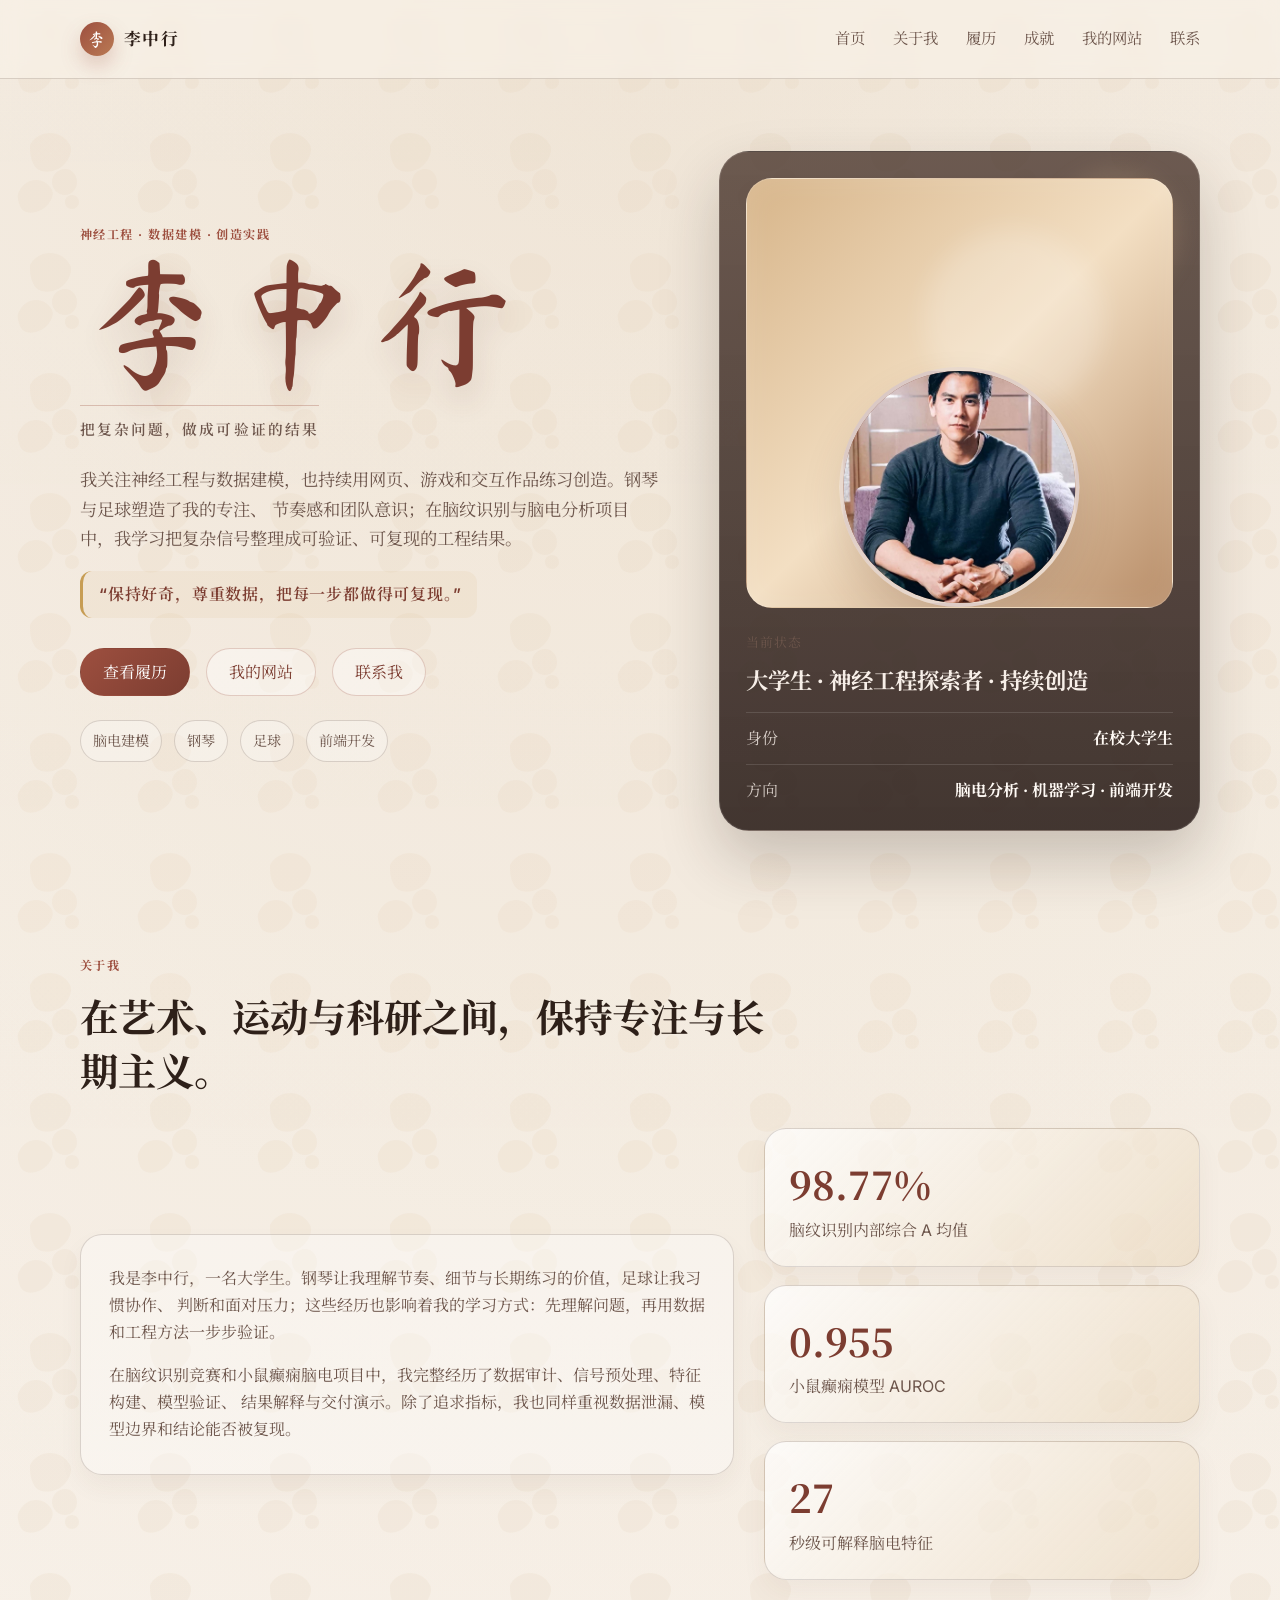
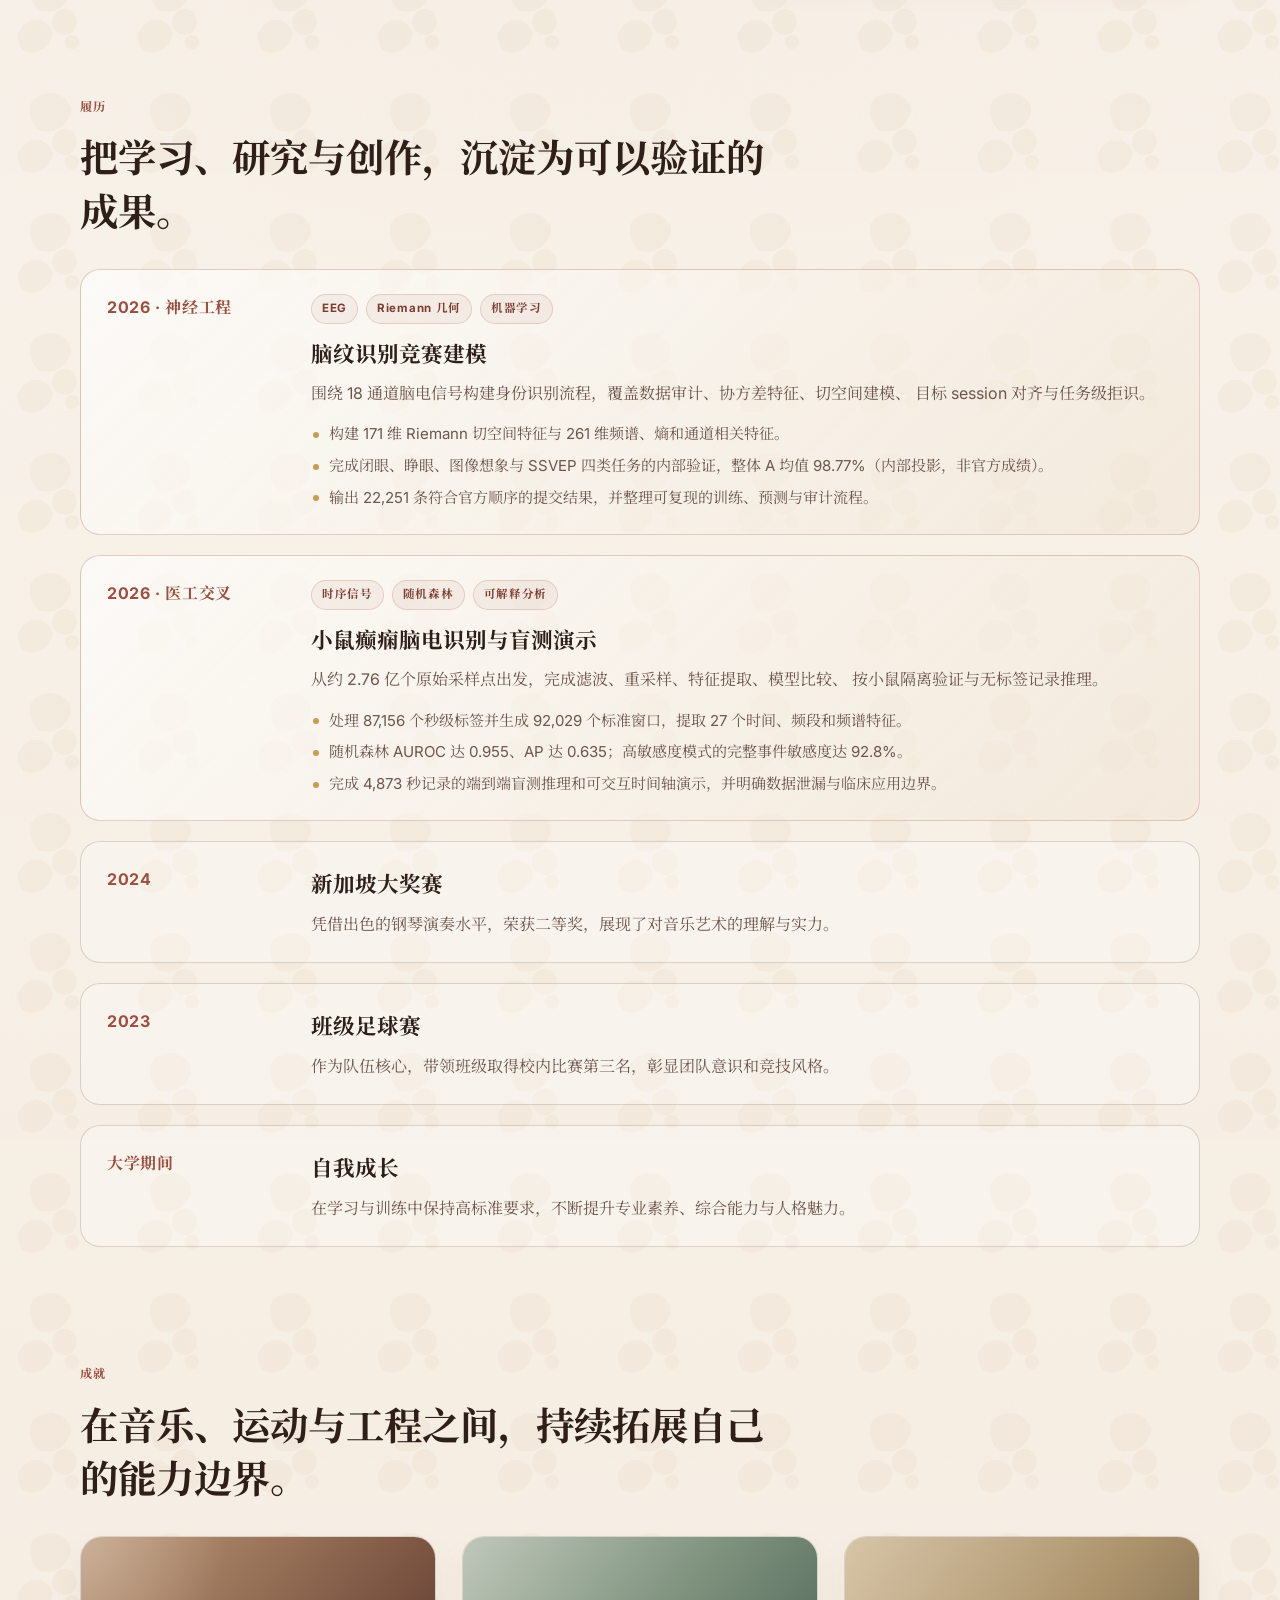
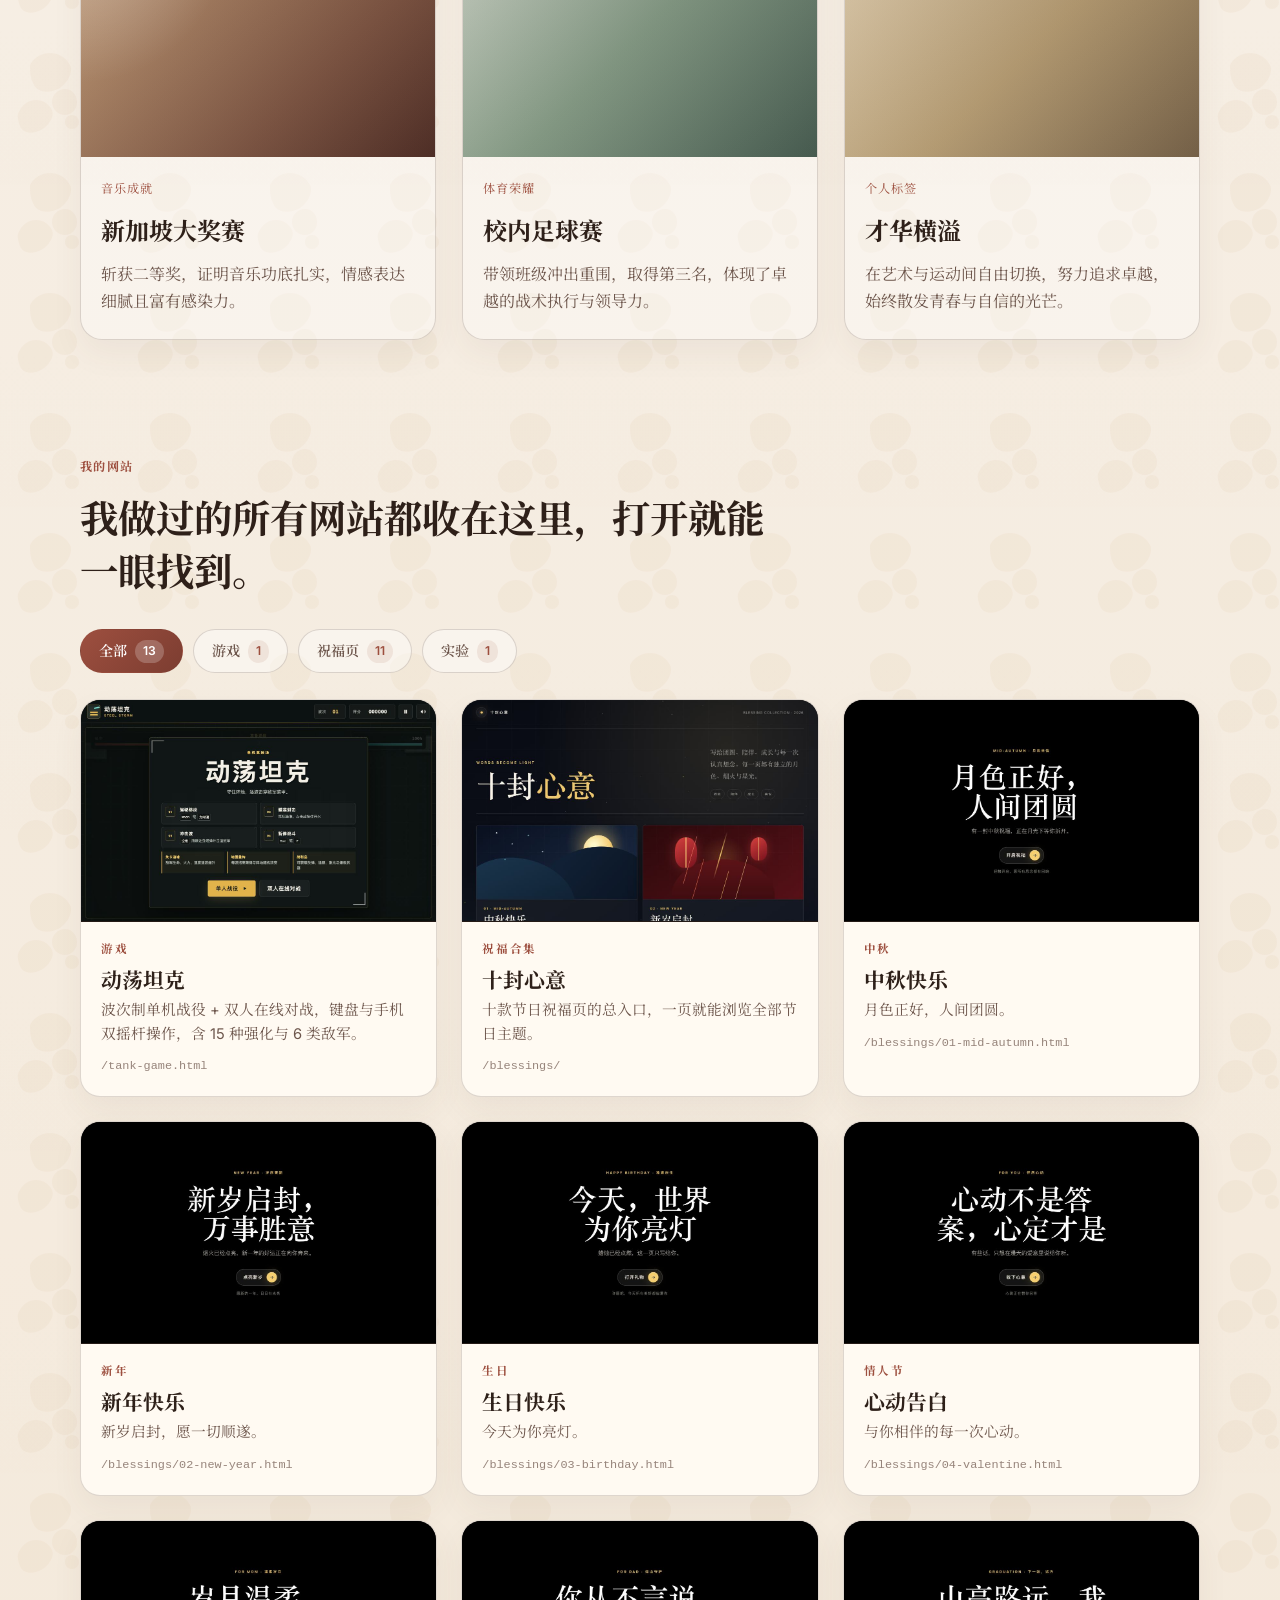
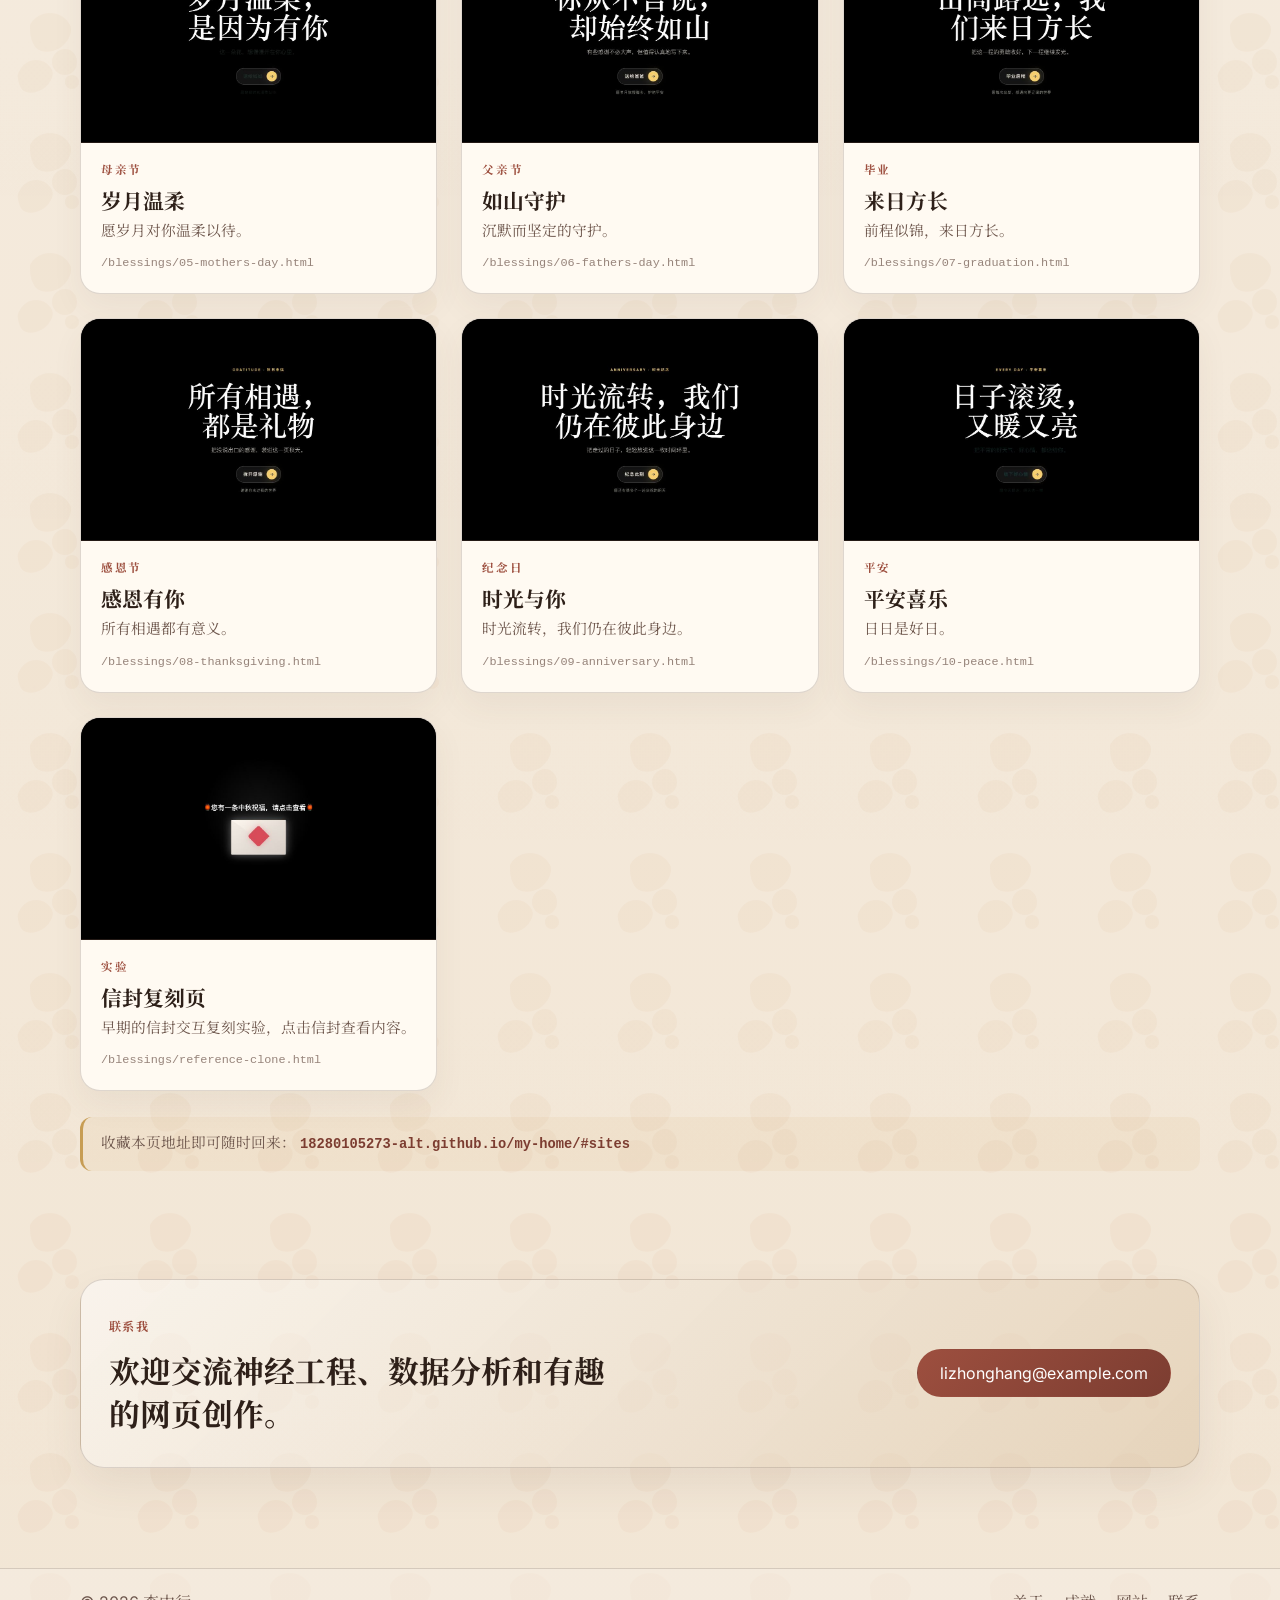
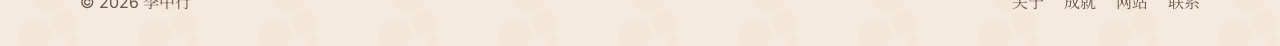
<file: index.html>
<!DOCTYPE html>
<html lang="zh-CN">
  <head>
    <meta charset="UTF-8" />
    <meta name="viewport" content="width=device-width, initial-scale=1.0" />
    <title>李中行 | 个人主页</title>
    <meta
      name="description"
      content="李中行的个人主页：关注神经工程、数据建模与工程实践，用项目把想法做成可验证的成果。"
    />
    <link
      rel="preload"
      href="assets/fonts/li-zhongxing-title.woff2"
      as="font"
      type="font/woff2"
      crossorigin
    />
    <link rel="preconnect" href="https://fonts.googleapis.com" />
    <link rel="preconnect" href="https://fonts.gstatic.com" crossorigin />
    <link
      href="https://fonts.googleapis.com/css2?family=Noto+Serif+SC:wght@400;500;600;700&amp;family=Inter:wght@400;500;600;700&amp;display=swap"
      rel="stylesheet"
    />
    <link rel="stylesheet" href="styles.css" />
  </head>
  <body>
    <div class="page-shell">
      <header class="site-header">
        <div class="container nav-wrap">
          <div class="brand">
            <span class="brand-mark">李</span>
            <span>李中行</span>
          </div>
          <nav class="nav" aria-label="主导航">
            <a href="#home">首页</a>
            <a href="#about">关于我</a>
            <a href="#experience">履历</a>
            <a href="#works">成就</a>
            <a href="#sites">我的网站</a>
            <a href="#contact">联系</a>
          </nav>
          <button class="menu-toggle" aria-label="菜单按钮">
            <span></span>
            <span></span>
            <span></span>
          </button>
        </div>
      </header>

      <main>
        <section id="home" class="hero">
          <div class="container hero-inner">
            <div class="hero-copy reveal">
              <p class="eyebrow">神经工程 · 数据建模 · 创造实践</p>
              <h1 class="hero-title">李中行</h1>
              <p class="hero-subtitle">把复杂问题，做成可验证的结果</p>
              <p class="lead">
                我关注神经工程与数据建模，也持续用网页、游戏和交互作品练习创造。钢琴与足球塑造了我的专注、
                节奏感和团队意识；在脑纹识别与脑电分析项目中，我学习把复杂信号整理成可验证、可复现的工程结果。
              </p>
              <div class="hero-note">“保持好奇，尊重数据，把每一步都做得可复现。”</div>
              <div class="cta-row">
                <a class="btn btn-primary" href="#experience">查看履历</a>
                <a class="btn btn-secondary" href="#sites">我的网站</a>
                <a class="btn btn-secondary" href="#contact">联系我</a>
              </div>
              <ul class="meta-list">
                <li>脑电建模</li>
                <li>钢琴</li>
                <li>足球</li>
                <li>前端开发</li>
              </ul>
            </div>

            <div class="hero-card reveal">
              <div class="portrait-frame">
                <div class="portrait-glow"></div>
                <div class="portrait-figure">
                  <img
                    class="avatar-photo"
                    src="02330333620a4a6ba2247364ca0a85d2.jpeg"
                    alt="李中行照片"
                  />
                </div>
              </div>
              <div class="card-info">
                <p class="label">当前状态</p>
                <h3>大学生 · 神经工程探索者 · 持续创造</h3>
                <div class="info-row">
                  <span>身份</span>
                  <strong>在校大学生</strong>
                </div>
                <div class="info-row">
                  <span>方向</span>
                  <strong>脑电分析 · 机器学习 · 前端开发</strong>
                </div>
              </div>
            </div>
          </div>
        </section>

        <section id="about" class="info-section">
          <div class="container section-head reveal">
            <p class="section-tag">关于我</p>
            <h2>在艺术、运动与科研之间，保持专注与长期主义。</h2>
          </div>
          <div class="container about-grid">
            <div class="about-text reveal">
              <p>
                我是李中行，一名大学生。钢琴让我理解节奏、细节与长期练习的价值，足球让我习惯协作、
                判断和面对压力；这些经历也影响着我的学习方式：先理解问题，再用数据和工程方法一步步验证。
              </p>
              <p>
                在脑纹识别竞赛和小鼠癫痫脑电项目中，我完整经历了数据审计、信号预处理、特征构建、模型验证、
                结果解释与交付演示。除了追求指标，我也同样重视数据泄漏、模型边界和结论能否被复现。
              </p>
            </div>
            <div class="stats reveal">
              <div class="stat-item">
                <strong>98.77%</strong>
                <span>脑纹识别内部综合 A 均值</span>
              </div>
              <div class="stat-item">
                <strong>0.955</strong>
                <span>小鼠癫痫模型 AUROC</span>
              </div>
              <div class="stat-item">
                <strong>27</strong>
                <span>秒级可解释脑电特征</span>
              </div>
            </div>
          </div>
        </section>

        <section id="experience" class="timeline-section">
          <div class="container section-head reveal">
            <p class="section-tag">履历</p>
            <h2>把学习、研究与创作，沉淀为可以验证的成果。</h2>
          </div>
          <div class="container timeline">
            <article class="timeline-item is-project reveal">
              <span class="time">2026 · 神经工程</span>
              <div class="timeline-content">
                <div class="project-tags">
                  <span>EEG</span>
                  <span>Riemann 几何</span>
                  <span>机器学习</span>
                </div>
                <h3>脑纹识别竞赛建模</h3>
                <p>
                  围绕 18 通道脑电信号构建身份识别流程，覆盖数据审计、协方差特征、切空间建模、
                  目标 session 对齐与任务级拒识。
                </p>
                <ul class="timeline-points">
                  <li>构建 171 维 Riemann 切空间特征与 261 维频谱、熵和通道相关特征。</li>
                  <li>完成闭眼、睁眼、图像想象与 SSVEP 四类任务的内部验证，整体 A 均值 98.77%（内部投影，非官方成绩）。</li>
                  <li>输出 22,251 条符合官方顺序的提交结果，并整理可复现的训练、预测与审计流程。</li>
                </ul>
              </div>
            </article>
            <article class="timeline-item is-project reveal">
              <span class="time">2026 · 医工交叉</span>
              <div class="timeline-content">
                <div class="project-tags">
                  <span>时序信号</span>
                  <span>随机森林</span>
                  <span>可解释分析</span>
                </div>
                <h3>小鼠癫痫脑电识别与盲测演示</h3>
                <p>
                  从约 2.76 亿个原始采样点出发，完成滤波、重采样、特征提取、模型比较、
                  按小鼠隔离验证与无标签记录推理。
                </p>
                <ul class="timeline-points">
                  <li>处理 87,156 个秒级标签并生成 92,029 个标准窗口，提取 27 个时间、频段和频谱特征。</li>
                  <li>随机森林 AUROC 达 0.955、AP 达 0.635；高敏感度模式的完整事件敏感度达 92.8%。</li>
                  <li>完成 4,873 秒记录的端到端盲测推理和可交互时间轴演示，并明确数据泄漏与临床应用边界。</li>
                </ul>
              </div>
            </article>
            <article class="timeline-item reveal">
              <span class="time">2024</span>
              <div class="timeline-content">
                <h3>新加坡大奖赛</h3>
                <p>凭借出色的钢琴演奏水平，荣获二等奖，展现了对音乐艺术的理解与实力。</p>
              </div>
            </article>
            <article class="timeline-item reveal">
              <span class="time">2023</span>
              <div class="timeline-content">
                <h3>班级足球赛</h3>
                <p>作为队伍核心，带领班级取得校内比赛第三名，彰显团队意识和竞技风格。</p>
              </div>
            </article>
            <article class="timeline-item reveal">
              <span class="time">大学期间</span>
              <div class="timeline-content">
                <h3>自我成长</h3>
                <p>在学习与训练中保持高标准要求，不断提升专业素养、综合能力与人格魅力。</p>
              </div>
            </article>
          </div>
        </section>

        <section id="works" class="works-section">
          <div class="container section-head reveal">
            <p class="section-tag">成就</p>
            <h2>在音乐、运动与工程之间，持续拓展自己的能力边界。</h2>
          </div>
          <div class="container works-grid">
            <article class="work-card reveal">
              <div class="card-visual visual-one"></div>
              <div class="card-body">
                <p class="work-tag">音乐成就</p>
                <h3>新加坡大奖赛</h3>
                <p>斩获二等奖，证明音乐功底扎实，情感表达细腻且富有感染力。</p>
              </div>
            </article>
            <article class="work-card reveal">
              <div class="card-visual visual-two"></div>
              <div class="card-body">
                <p class="work-tag">体育荣耀</p>
                <h3>校内足球赛</h3>
                <p>带领班级冲出重围，取得第三名，体现了卓越的战术执行与领导力。</p>
              </div>
            </article>
            <article class="work-card reveal">
              <div class="card-visual visual-three"></div>
              <div class="card-body">
                <p class="work-tag">个人标签</p>
                <h3>才华横溢</h3>
                <p>在艺术与运动间自由切换，努力追求卓越，始终散发青春与自信的光芒。</p>
              </div>
            </article>
          </div>
        </section>

        <section id="sites" class="sites-section">
          <div class="container section-head reveal">
            <p class="section-tag">我的网站</p>
            <h2>我做过的所有网站都收在这里，打开就能一眼找到。</h2>
          </div>
          <div class="container">
            <div class="sites-filter reveal" role="group" aria-label="按类型筛选网站">
              <button class="filter-chip is-active" type="button" data-filter="all">
                全部 <span>13</span>
              </button>
              <button class="filter-chip" type="button" data-filter="game">
                游戏 <span>1</span>
              </button>
              <button class="filter-chip" type="button" data-filter="blessing">
                祝福页 <span>11</span>
              </button>
              <button class="filter-chip" type="button" data-filter="lab">
                实验 <span>1</span>
              </button>
            </div>

            <div class="sites-grid reveal" id="sitesGrid">
              <a class="site-card" href="tank-game.html" data-category="game">
                <span class="site-thumb">
                  <img
                    src="assets/site-previews/tank-game.jpg"
                    alt="动荡坦克游戏开始界面"
                    loading="lazy"
                  />
                </span>
                <span class="site-body">
                  <span class="site-tag">游戏</span>
                  <strong class="site-name">动荡坦克</strong>
                  <span class="site-desc">波次制单机战役 + 双人在线对战，键盘与手机双摇杆操作，含 15 种强化与 6 类敌军。</span>
                  <span class="site-path">/tank-game.html</span>
                </span>
              </a>

              <a class="site-card" href="blessings/index.html" data-category="blessing">
                <span class="site-thumb">
                  <img
                    src="assets/site-previews/blessings-index.jpg"
                    alt="十封心意祝福合集页面"
                    loading="lazy"
                  />
                </span>
                <span class="site-body">
                  <span class="site-tag">祝福合集</span>
                  <strong class="site-name">十封心意</strong>
                  <span class="site-desc">十款节日祝福页的总入口，一页就能浏览全部节日主题。</span>
                  <span class="site-path">/blessings/</span>
                </span>
              </a>

              <a class="site-card" href="blessings/01-mid-autumn.html" data-category="blessing">
                <span class="site-thumb">
                  <img
                    src="assets/site-previews/01-mid-autumn.jpg"
                    alt="中秋祝福页面"
                    loading="lazy"
                  />
                </span>
                <span class="site-body">
                  <span class="site-tag">中秋</span>
                  <strong class="site-name">中秋快乐</strong>
                  <span class="site-desc">月色正好，人间团圆。</span>
                  <span class="site-path">/blessings/01-mid-autumn.html</span>
                </span>
              </a>

              <a class="site-card" href="blessings/02-new-year.html" data-category="blessing">
                <span class="site-thumb">
                  <img
                    src="assets/site-previews/02-new-year.jpg"
                    alt="新年祝福页面"
                    loading="lazy"
                  />
                </span>
                <span class="site-body">
                  <span class="site-tag">新年</span>
                  <strong class="site-name">新年快乐</strong>
                  <span class="site-desc">新岁启封，愿一切顺遂。</span>
                  <span class="site-path">/blessings/02-new-year.html</span>
                </span>
              </a>

              <a class="site-card" href="blessings/03-birthday.html" data-category="blessing">
                <span class="site-thumb">
                  <img
                    src="assets/site-previews/03-birthday.jpg"
                    alt="生日祝福页面"
                    loading="lazy"
                  />
                </span>
                <span class="site-body">
                  <span class="site-tag">生日</span>
                  <strong class="site-name">生日快乐</strong>
                  <span class="site-desc">今天为你亮灯。</span>
                  <span class="site-path">/blessings/03-birthday.html</span>
                </span>
              </a>

              <a class="site-card" href="blessings/04-valentine.html" data-category="blessing">
                <span class="site-thumb">
                  <img
                    src="assets/site-previews/04-valentine.jpg"
                    alt="情人节祝福页面"
                    loading="lazy"
                  />
                </span>
                <span class="site-body">
                  <span class="site-tag">情人节</span>
                  <strong class="site-name">心动告白</strong>
                  <span class="site-desc">与你相伴的每一次心动。</span>
                  <span class="site-path">/blessings/04-valentine.html</span>
                </span>
              </a>

              <a class="site-card" href="blessings/05-mothers-day.html" data-category="blessing">
                <span class="site-thumb">
                  <img
                    src="assets/site-previews/05-mothers-day.jpg"
                    alt="母亲节祝福页面"
                    loading="lazy"
                  />
                </span>
                <span class="site-body">
                  <span class="site-tag">母亲节</span>
                  <strong class="site-name">岁月温柔</strong>
                  <span class="site-desc">愿岁月对你温柔以待。</span>
                  <span class="site-path">/blessings/05-mothers-day.html</span>
                </span>
              </a>

              <a class="site-card" href="blessings/06-fathers-day.html" data-category="blessing">
                <span class="site-thumb">
                  <img
                    src="assets/site-previews/06-fathers-day.jpg"
                    alt="父亲节祝福页面"
                    loading="lazy"
                  />
                </span>
                <span class="site-body">
                  <span class="site-tag">父亲节</span>
                  <strong class="site-name">如山守护</strong>
                  <span class="site-desc">沉默而坚定的守护。</span>
                  <span class="site-path">/blessings/06-fathers-day.html</span>
                </span>
              </a>

              <a class="site-card" href="blessings/07-graduation.html" data-category="blessing">
                <span class="site-thumb">
                  <img
                    src="assets/site-previews/07-graduation.jpg"
                    alt="毕业祝福页面"
                    loading="lazy"
                  />
                </span>
                <span class="site-body">
                  <span class="site-tag">毕业</span>
                  <strong class="site-name">来日方长</strong>
                  <span class="site-desc">前程似锦，来日方长。</span>
                  <span class="site-path">/blessings/07-graduation.html</span>
                </span>
              </a>

              <a class="site-card" href="blessings/08-thanksgiving.html" data-category="blessing">
                <span class="site-thumb">
                  <img
                    src="assets/site-previews/08-thanksgiving.jpg"
                    alt="感恩节祝福页面"
                    loading="lazy"
                  />
                </span>
                <span class="site-body">
                  <span class="site-tag">感恩节</span>
                  <strong class="site-name">感恩有你</strong>
                  <span class="site-desc">所有相遇都有意义。</span>
                  <span class="site-path">/blessings/08-thanksgiving.html</span>
                </span>
              </a>

              <a class="site-card" href="blessings/09-anniversary.html" data-category="blessing">
                <span class="site-thumb">
                  <img
                    src="assets/site-previews/09-anniversary.jpg"
                    alt="周年纪念祝福页面"
                    loading="lazy"
                  />
                </span>
                <span class="site-body">
                  <span class="site-tag">纪念日</span>
                  <strong class="site-name">时光与你</strong>
                  <span class="site-desc">时光流转，我们仍在彼此身边。</span>
                  <span class="site-path">/blessings/09-anniversary.html</span>
                </span>
              </a>

              <a class="site-card" href="blessings/10-peace.html" data-category="blessing">
                <span class="site-thumb">
                  <img
                    src="assets/site-previews/10-peace.jpg"
                    alt="平安祝福页面"
                    loading="lazy"
                  />
                </span>
                <span class="site-body">
                  <span class="site-tag">平安</span>
                  <strong class="site-name">平安喜乐</strong>
                  <span class="site-desc">日日是好日。</span>
                  <span class="site-path">/blessings/10-peace.html</span>
                </span>
              </a>

              <a class="site-card" href="blessings/reference-clone.html" data-category="lab">
                <span class="site-thumb">
                  <img
                    src="assets/site-previews/reference-clone.jpg"
                    alt="信封复刻实验页面"
                    loading="lazy"
                  />
                </span>
                <span class="site-body">
                  <span class="site-tag">实验</span>
                  <strong class="site-name">信封复刻页</strong>
                  <span class="site-desc">早期的信封交互复刻实验，点击信封查看内容。</span>
                  <span class="site-path">/blessings/reference-clone.html</span>
                </span>
              </a>
            </div>

            <p class="sites-note reveal">
              收藏本页地址即可随时回来：
              <strong>18280105273-alt.github.io/my-home/#sites</strong>
            </p>
          </div>
        </section>

        <section id="contact" class="contact-section">
          <div class="container contact-box reveal">
            <div>
              <p class="section-tag">联系我</p>
              <h2>欢迎交流神经工程、数据分析和有趣的网页创作。</h2>
            </div>
            <a class="btn btn-primary" href="mailto:lizhonghang@example.com">lizhonghang@example.com</a>
          </div>
        </section>
      </main>

      <footer class="site-footer">
        <div class="container footer-inner">
          <p>© 2026 李中行</p>
          <div class="footer-links">
            <a href="#about">关于</a>
            <a href="#works">成就</a>
            <a href="#sites">网站</a>
            <a href="#contact">联系</a>
          </div>
        </div>
      </footer>
    </div>

    <script src="script.js"></script>
  </body>
</html>
</file>
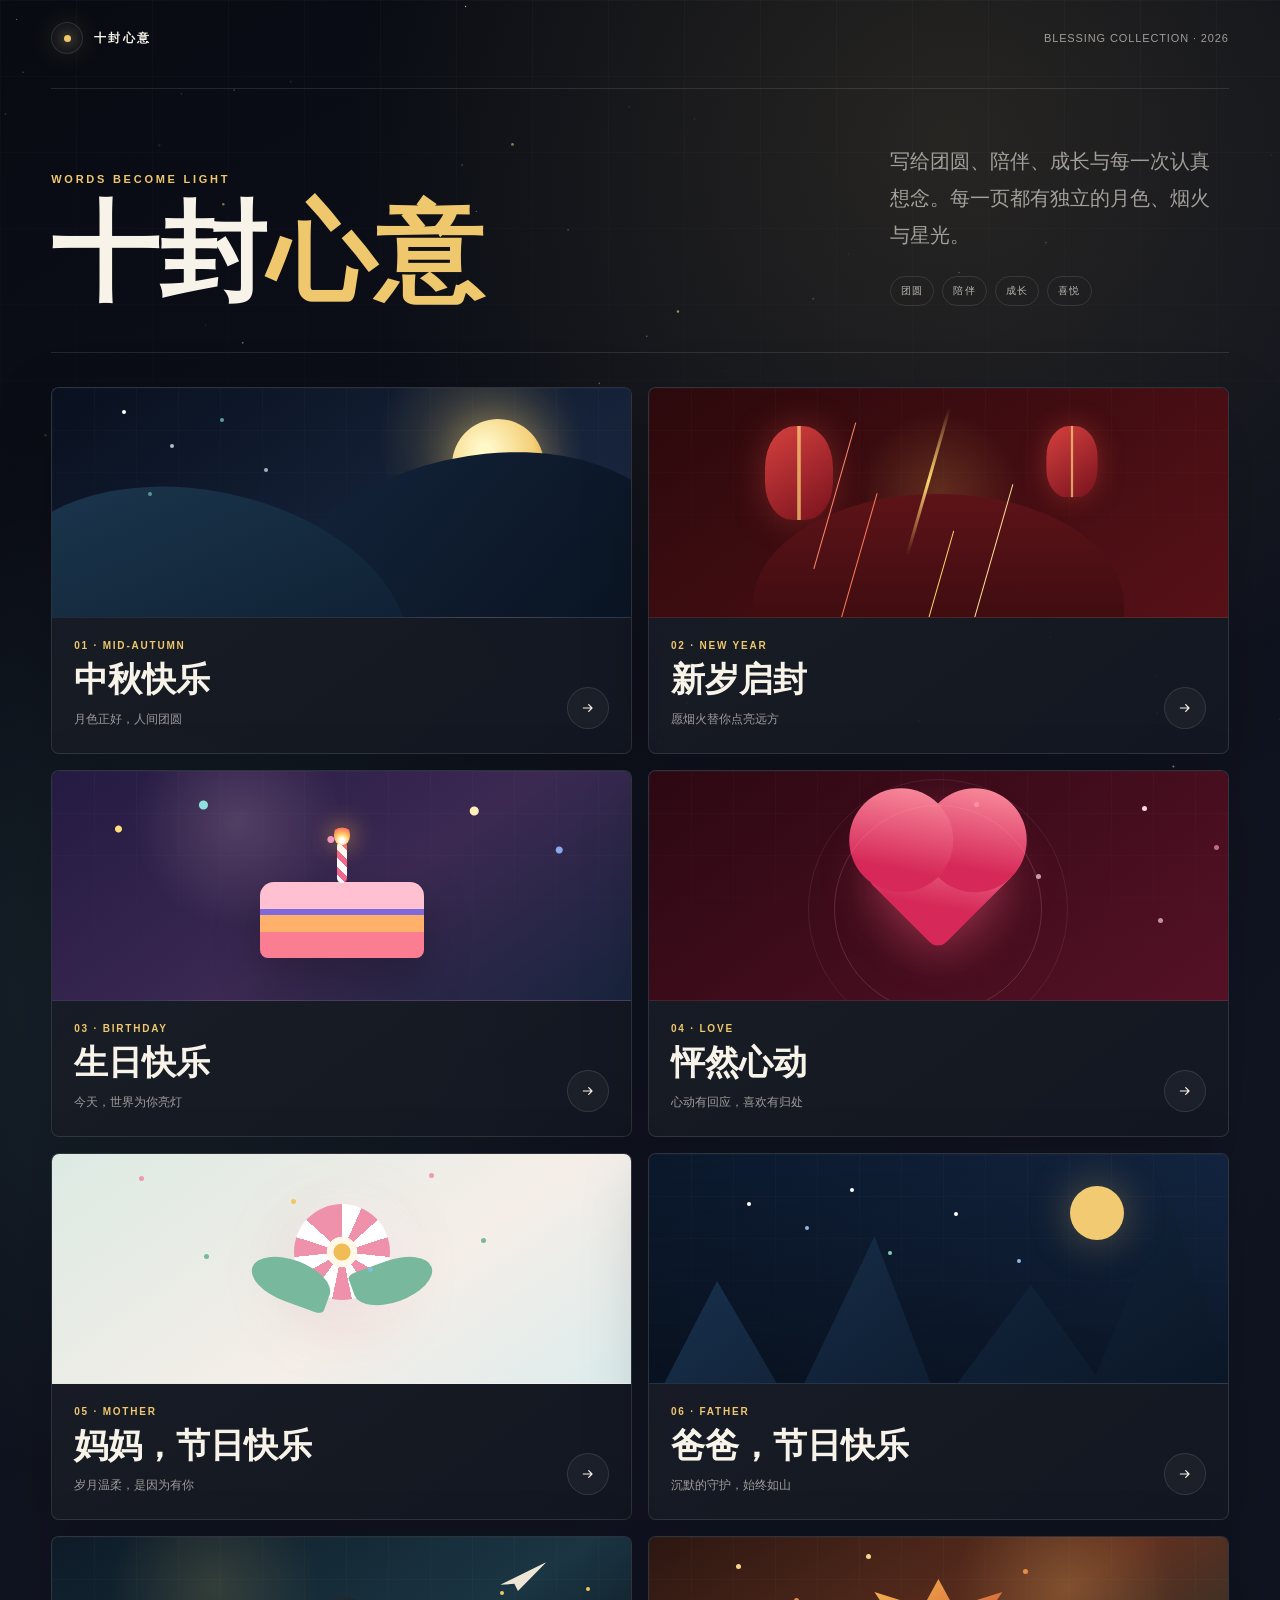
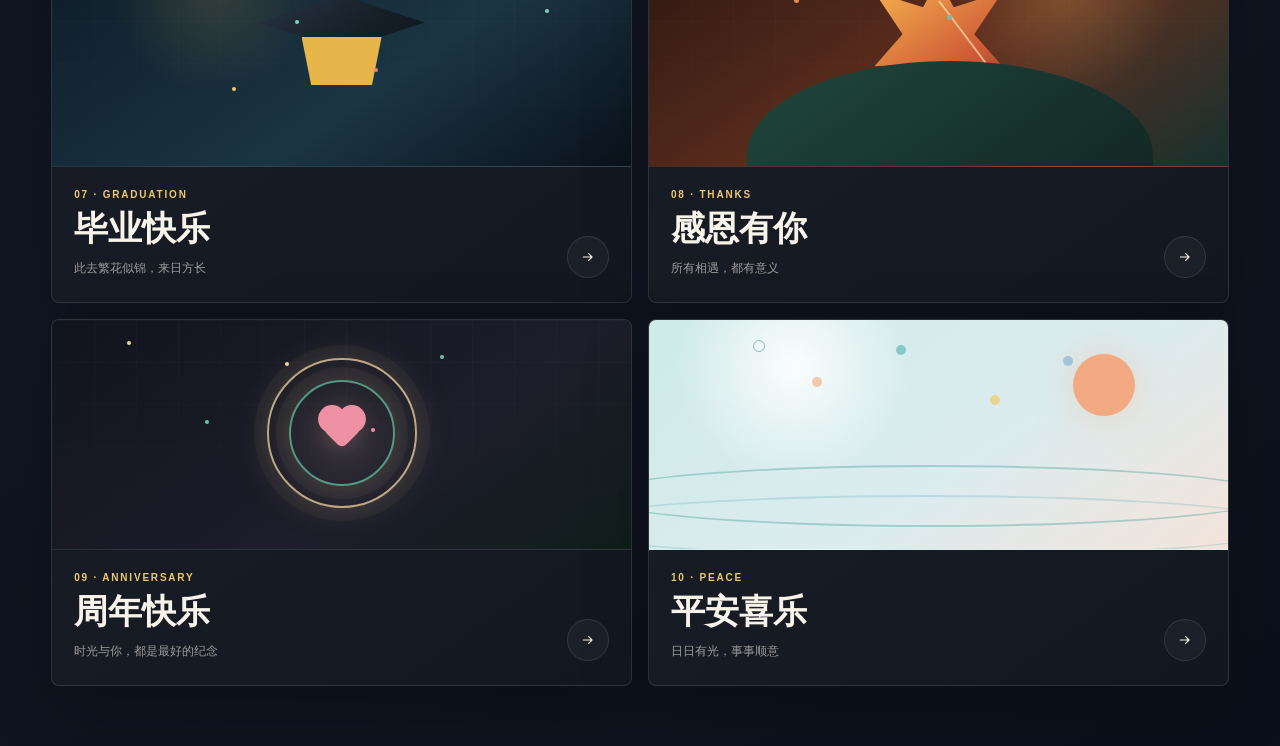
<file: blessings/index.html>
<!doctype html>
<html lang="zh-CN">
<head>
    <meta charset="UTF-8">
    <meta name="viewport" content="width=device-width, initial-scale=1.0">
    <meta name="theme-color" content="#080b12">
    <meta name="description" content="十封可分享的动态祝福网页作品集">
    <title>十封心意 · 祝福作品集</title>
    <link rel="icon" href="assets/favicon.svg" type="image/svg+xml">
    <link rel="stylesheet" href="assets/gallery.css?v=20260924-strong">
</head>
<body>
    <canvas id="atmosphere" aria-hidden="true"></canvas>

    <div class="gallery-shell">
        <header class="gallery-nav">
            <a class="gallery-brand" href="#collection">
                <span class="gallery-brand-mark" aria-hidden="true"></span>
                <span>十封心意</span>
            </a>
            <p class="nav-note">BLESSING COLLECTION · 2026</p>
        </header>

        <main>
            <section class="gallery-hero" aria-labelledby="page-title">
                <div>
                    <p class="hero-kicker">Words become light</p>
                    <h1 id="page-title" class="hero-title">十封<span>心意</span></h1>
                </div>
                <div class="hero-aside">
                    <p>写给团圆、陪伴、成长与每一次认真想念。每一页都有独立的月色、烟火与星光。</p>
                    <div class="hero-meta" aria-label="祝福主题">
                        <span>团圆</span>
                        <span>陪伴</span>
                        <span>成长</span>
                        <span>喜悦</span>
                    </div>
                </div>
            </section>

            <section id="collection" class="wish-grid" aria-label="十封祝福">
                <a class="wish-card" href="01-mid-autumn.html" data-theme="mid-autumn">
                    <div class="mini-scene" aria-hidden="true">
                        <span class="scene-a"></span>
                        <span class="scene-b"></span>
                        <span class="scene-c"></span>
                        <span class="scene-d"></span>
                    </div>
                    <div class="card-copy">
                        <div>
                            <span class="card-index">01 · MID-AUTUMN</span>
                            <h2>中秋快乐</h2>
                            <p>月色正好，人间团圆</p>
                        </div>
                        <span class="card-arrow" aria-hidden="true">
                            <svg viewBox="0 0 24 24"><path d="M5 12h13M13 7l5 5-5 5"/></svg>
                        </span>
                    </div>
                </a>

                <a class="wish-card" href="02-new-year.html" data-theme="new-year">
                    <div class="mini-scene" aria-hidden="true">
                        <span class="scene-a"></span>
                        <span class="scene-b"></span>
                        <span class="scene-c"></span>
                        <span class="scene-d"></span>
                    </div>
                    <div class="card-copy">
                        <div>
                            <span class="card-index">02 · NEW YEAR</span>
                            <h2>新岁启封</h2>
                            <p>愿烟火替你点亮远方</p>
                        </div>
                        <span class="card-arrow" aria-hidden="true">
                            <svg viewBox="0 0 24 24"><path d="M5 12h13M13 7l5 5-5 5"/></svg>
                        </span>
                    </div>
                </a>

                <a class="wish-card" href="03-birthday.html" data-theme="birthday">
                    <div class="mini-scene" aria-hidden="true">
                        <span class="scene-a"></span>
                        <span class="scene-b"></span>
                        <span class="scene-c"></span>
                        <span class="scene-d"></span>
                    </div>
                    <div class="card-copy">
                        <div>
                            <span class="card-index">03 · BIRTHDAY</span>
                            <h2>生日快乐</h2>
                            <p>今天，世界为你亮灯</p>
                        </div>
                        <span class="card-arrow" aria-hidden="true">
                            <svg viewBox="0 0 24 24"><path d="M5 12h13M13 7l5 5-5 5"/></svg>
                        </span>
                    </div>
                </a>

                <a class="wish-card" href="04-valentine.html" data-theme="valentine">
                    <div class="mini-scene" aria-hidden="true">
                        <span class="scene-a"></span>
                        <span class="scene-b"></span>
                        <span class="scene-c"></span>
                        <span class="scene-d"></span>
                    </div>
                    <div class="card-copy">
                        <div>
                            <span class="card-index">04 · LOVE</span>
                            <h2>怦然心动</h2>
                            <p>心动有回应，喜欢有归处</p>
                        </div>
                        <span class="card-arrow" aria-hidden="true">
                            <svg viewBox="0 0 24 24"><path d="M5 12h13M13 7l5 5-5 5"/></svg>
                        </span>
                    </div>
                </a>

                <a class="wish-card" href="05-mothers-day.html" data-theme="mothers-day">
                    <div class="mini-scene" aria-hidden="true">
                        <span class="scene-a"></span>
                        <span class="scene-b"></span>
                        <span class="scene-c"></span>
                        <span class="scene-d"></span>
                    </div>
                    <div class="card-copy">
                        <div>
                            <span class="card-index">05 · MOTHER</span>
                            <h2>妈妈，节日快乐</h2>
                            <p>岁月温柔，是因为有你</p>
                        </div>
                        <span class="card-arrow" aria-hidden="true">
                            <svg viewBox="0 0 24 24"><path d="M5 12h13M13 7l5 5-5 5"/></svg>
                        </span>
                    </div>
                </a>

                <a class="wish-card" href="06-fathers-day.html" data-theme="fathers-day">
                    <div class="mini-scene" aria-hidden="true">
                        <span class="scene-a"></span>
                        <span class="scene-b"></span>
                        <span class="scene-c"></span>
                        <span class="scene-d"></span>
                    </div>
                    <div class="card-copy">
                        <div>
                            <span class="card-index">06 · FATHER</span>
                            <h2>爸爸，节日快乐</h2>
                            <p>沉默的守护，始终如山</p>
                        </div>
                        <span class="card-arrow" aria-hidden="true">
                            <svg viewBox="0 0 24 24"><path d="M5 12h13M13 7l5 5-5 5"/></svg>
                        </span>
                    </div>
                </a>

                <a class="wish-card" href="07-graduation.html" data-theme="graduation">
                    <div class="mini-scene" aria-hidden="true">
                        <span class="scene-a"></span>
                        <span class="scene-b"></span>
                        <span class="scene-c"></span>
                        <span class="scene-d"></span>
                    </div>
                    <div class="card-copy">
                        <div>
                            <span class="card-index">07 · GRADUATION</span>
                            <h2>毕业快乐</h2>
                            <p>此去繁花似锦，来日方长</p>
                        </div>
                        <span class="card-arrow" aria-hidden="true">
                            <svg viewBox="0 0 24 24"><path d="M5 12h13M13 7l5 5-5 5"/></svg>
                        </span>
                    </div>
                </a>

                <a class="wish-card" href="08-thanksgiving.html" data-theme="thanksgiving">
                    <div class="mini-scene" aria-hidden="true">
                        <span class="scene-a"></span>
                        <span class="scene-b"></span>
                        <span class="scene-c"></span>
                        <span class="scene-d"></span>
                    </div>
                    <div class="card-copy">
                        <div>
                            <span class="card-index">08 · THANKS</span>
                            <h2>感恩有你</h2>
                            <p>所有相遇，都有意义</p>
                        </div>
                        <span class="card-arrow" aria-hidden="true">
                            <svg viewBox="0 0 24 24"><path d="M5 12h13M13 7l5 5-5 5"/></svg>
                        </span>
                    </div>
                </a>

                <a class="wish-card" href="09-anniversary.html" data-theme="anniversary">
                    <div class="mini-scene" aria-hidden="true">
                        <span class="scene-a"></span>
                        <span class="scene-b"></span>
                        <span class="scene-c"></span>
                        <span class="scene-d"></span>
                    </div>
                    <div class="card-copy">
                        <div>
                            <span class="card-index">09 · ANNIVERSARY</span>
                            <h2>周年快乐</h2>
                            <p>时光与你，都是最好的纪念</p>
                        </div>
                        <span class="card-arrow" aria-hidden="true">
                            <svg viewBox="0 0 24 24"><path d="M5 12h13M13 7l5 5-5 5"/></svg>
                        </span>
                    </div>
                </a>

                <a class="wish-card" href="10-peace.html" data-theme="peace">
                    <div class="mini-scene" aria-hidden="true">
                        <span class="scene-a"></span>
                        <span class="scene-b"></span>
                        <span class="scene-c"></span>
                        <span class="scene-d"></span>
                    </div>
                    <div class="card-copy">
                        <div>
                            <span class="card-index">10 · PEACE</span>
                            <h2>平安喜乐</h2>
                            <p>日日有光，事事顺意</p>
                        </div>
                        <span class="card-arrow" aria-hidden="true">
                            <svg viewBox="0 0 24 24"><path d="M5 12h13M13 7l5 5-5 5"/></svg>
                        </span>
                    </div>
                </a>
            </section>
        </main>
    </div>

    <script src="assets/gallery.js?v=20260924-strong"></script>
</body>
</html>
</file>
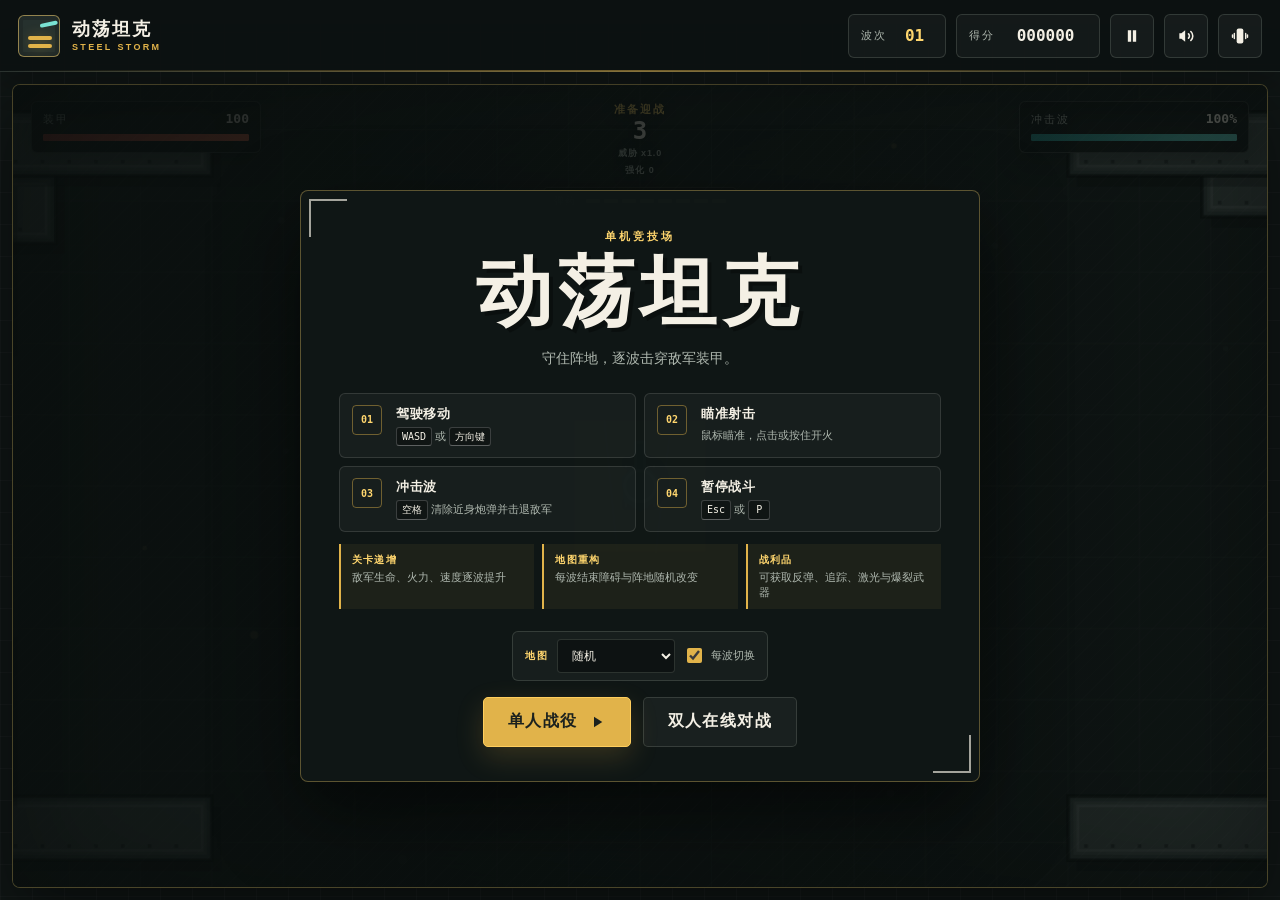
<file: tank-game.html>
<!DOCTYPE html>
<html lang="zh-CN">
  <head>
    <meta charset="UTF-8" />
    <meta name="viewport" content="width=device-width, initial-scale=1, maximum-scale=1, user-scalable=no" />
    <meta name="theme-color" content="#121817" />
    <title>动荡坦克 | 单机坦克竞技场</title>
    <link rel="stylesheet" href="tank-game.css" />
  </head>
  <body>
    <main class="game-shell">
      <header class="topbar">
        <a class="brand" href="index.html" aria-label="返回个人主页">
          <span class="brand-mark" aria-hidden="true">
            <span class="brand-barrel"></span>
          </span>
          <span class="brand-copy">
            <strong>动荡坦克</strong>
            <small>STEEL STORM</small>
          </span>
        </a>

        <div class="topbar-actions">
          <div class="status-chip">
            <span id="waveChipLabel">波次</span>
            <strong id="waveValue">01</strong>
          </div>
          <div class="status-chip score-chip">
            <span id="scoreChipLabel">得分</span>
            <strong id="scoreValue">000000</strong>
          </div>
          <button class="icon-button" id="pauseButton" type="button" aria-label="暂停游戏">
            <svg viewBox="0 0 24 24" aria-hidden="true">
              <path d="M7 5h4v14H7zM13 5h4v14h-4z" />
            </svg>
          </button>
          <button
            class="icon-button sound-button"
            id="soundButton"
            type="button"
            aria-label="音效已开启，点击关闭"
            aria-pressed="true"
          >
            <svg class="sound-on" viewBox="0 0 24 24" aria-hidden="true">
              <path d="M11 5 6.5 8.6H4v6.8h2.5L11 19z" />
              <path
                d="M15 9.4a3.6 3.6 0 0 1 0 5.2M17.8 6.6a7.4 7.4 0 0 1 0 10.8"
                fill="none"
                stroke="currentColor"
                stroke-width="1.9"
                stroke-linecap="round"
              />
            </svg>
            <svg class="sound-off" viewBox="0 0 24 24" aria-hidden="true">
              <path d="M11 5 6.5 8.6H4v6.8h2.5L11 19z" />
              <path
                d="M15.4 9.6l5 4.8M20.4 9.6l-5 4.8"
                fill="none"
                stroke="currentColor"
                stroke-width="1.9"
                stroke-linecap="round"
              />
            </svg>
          </button>
          <button
            class="icon-button vibrate-button"
            id="vibrateButton"
            type="button"
            aria-label="震动已开启，点击关闭"
            aria-pressed="true"
          >
            <svg class="vibrate-on" viewBox="0 0 24 24" aria-hidden="true">
              <rect x="8" y="3" width="8" height="18" rx="2.4" />
              <path
                d="M5.2 9v6M3 10.6v2.8M18.8 9v6M21 10.6v2.8"
                fill="none"
                stroke="currentColor"
                stroke-width="1.7"
                stroke-linecap="round"
              />
            </svg>
            <svg class="vibrate-off" viewBox="0 0 24 24" aria-hidden="true">
              <rect x="8" y="3" width="8" height="18" rx="2.4" />
              <path
                d="M4 4l16 16"
                fill="none"
                stroke="currentColor"
                stroke-width="2"
                stroke-linecap="round"
              />
            </svg>
          </button>
        </div>
      </header>

      <section class="stage">
        <div class="arena" id="arena">
          <canvas
            id="gameCanvas"
            width="1440"
            height="820"
            aria-label="动荡坦克游戏区域。使用移动键驾驶坦克，鼠标瞄准并射击。"
          ></canvas>

          <div class="hud" aria-live="polite">
            <div class="vital-card health-card">
              <div class="vital-label">
                <span>装甲</span>
                <strong id="healthText">100</strong>
              </div>
              <div class="meter">
                <span id="healthBar"></span>
              </div>
            </div>

            <div class="wave-readout">
              <span id="waveLabel">准备迎战</span>
              <strong id="waveTimer">3</strong>
              <small id="difficultyLabel">威胁 x1.0</small>
              <small id="buffCountLabel">强化 0</small>
              <div class="foe-readout" id="foeReadout" hidden>
                <span class="foe-name">对手装甲</span>
                <div class="meter foe-meter"><span id="foeHealthBar"></span></div>
                <strong class="foe-value" id="foeHealthText">100</strong>
              </div>
            </div>

            <div class="vital-card energy-card">
              <div class="vital-label">
                <span>冲击波</span>
                <strong id="energyText">100%</strong>
              </div>
              <div class="meter energy-meter">
                <span id="energyBar"></span>
              </div>
            </div>

            <div class="ammo-readout">
              <span id="reloadText">弹药</span>
              <div class="ammo-pips" id="ammoPips"></div>
            </div>
          </div>

          <div class="combat-message" id="combatMessage" aria-live="polite"></div>

          <div class="overlay visible" id="startOverlay">
            <div class="overlay-panel start-panel">
              <p class="overlay-kicker">单机竞技场</p>
              <h1>动荡坦克</h1>
              <p class="overlay-copy">守住阵地，逐波击穿敌军装甲。</p>

              <div class="record-strip" id="recordStrip" hidden>
                <span class="record-strip-label">最佳战绩</span>
                <strong class="record-strip-score" id="recordScore">000000</strong>
                <span class="record-strip-wave">第 <strong id="recordWave">1</strong> 波</span>
              </div>

              <div class="briefing-grid" aria-label="操作说明">
                <article class="briefing-item">
                  <span class="briefing-icon">01</span>
                  <div>
                    <h3>驾驶移动</h3>
                    <p><kbd>WASD</kbd> 或 <kbd>方向键</kbd></p>
                  </div>
                </article>
                <article class="briefing-item">
                  <span class="briefing-icon">02</span>
                  <div>
                    <h3>瞄准射击</h3>
                    <p>鼠标瞄准，点击或按住开火</p>
                  </div>
                </article>
                <article class="briefing-item">
                  <span class="briefing-icon">03</span>
                  <div>
                    <h3>冲击波</h3>
                    <p><kbd>空格</kbd> 清除近身炮弹并击退敌军</p>
                  </div>
                </article>
                <article class="briefing-item">
                  <span class="briefing-icon">04</span>
                  <div>
                    <h3>暂停战斗</h3>
                    <p><kbd>Esc</kbd> 或 <kbd>P</kbd></p>
                  </div>
                </article>
              </div>

              <div class="briefing-note">
                <div>
                  <span>关卡递增</span>
                  <strong>敌军生命、火力、速度逐波提升</strong>
                </div>
                <div>
                  <span>地图重构</span>
                  <strong>每波结束障碍与阵地随机改变</strong>
                </div>
                <div>
                  <span>战利品</span>
                  <strong>可获取反弹、追踪、激光与爆裂武器</strong>
                </div>
              </div>

              <div class="mode-row">
                <div class="map-picker">
                  <span class="map-picker-label">地图</span>
                  <select class="map-select" id="campaignMapSelect" aria-label="选择战役地图">
                    <option value="random">随机</option>
                  </select>
                  <label class="map-rotate">
                    <input type="checkbox" id="campaignMapRotate" checked />
                    <span>每波切换</span>
                  </label>
                </div>
              </div>

              <div class="mode-row">
                <button class="primary-button" id="startButton" type="button">
                  <span>单人战役</span>
                  <svg viewBox="0 0 24 24" aria-hidden="true">
                    <path d="M8 5v14l11-7z" />
                  </svg>
                </button>
                <button class="secondary-button online-button" id="onlineButton" type="button">
                  双人在线对战
                </button>
              </div>
            </div>
          </div>

          <div class="overlay" id="onlineOverlay">
            <div class="overlay-panel online-panel">
              <p class="overlay-kicker">双人在线对战</p>
              <h2>联机房间</h2>
              <p class="overlay-copy" id="onlineStatus">
                创建房间后把房间码发给朋友，对方输入房间码即可加入。
              </p>

              <div class="map-picker" id="versusMapPicker">
                <span class="map-picker-label">地图</span>
                <select class="map-select" id="versusMapSelect" aria-label="选择对战地图">
                  <option value="random">随机</option>
                </select>
                <label class="map-rotate">
                  <input type="checkbox" id="versusMapRotate" />
                  <span>每回合切换</span>
                </label>
              </div>

              <div class="online-actions" id="onlineActions">
                <button class="primary-button" id="createRoomButton" type="button">
                  创建房间
                </button>
                <div class="join-row">
                  <input
                    class="room-input"
                    id="roomCodeInput"
                    type="text"
                    maxlength="6"
                    placeholder="输入 6 位房间码"
                    autocomplete="off"
                    autocapitalize="characters"
                    spellcheck="false"
                  />
                  <button class="secondary-button" id="joinRoomButton" type="button">加入</button>
                </div>
              </div>

              <div class="room-panel" id="roomPanel" hidden>
                <span class="room-label">房间码</span>
                <strong class="room-code" id="roomCodeText">------</strong>
                <p class="room-hint" id="roomHint">正在连接中继服务器…</p>
                <div class="room-status">
                  <span class="net-dot" id="netDot"></span>
                  <span id="netText">连接中</span>
                  <span class="net-latency" id="netLatency"></span>
                </div>
              </div>

              <div class="button-row">
                <button class="secondary-button" id="leaveOnlineButton" type="button">返回</button>
              </div>
            </div>
          </div>

          <div class="overlay" id="buffOverlay">
            <div class="overlay-panel buff-panel">
              <p class="overlay-kicker">战利品回收</p>
              <h2>选择一项强化</h2>
              <p class="overlay-copy" id="buffSummary">第 1 波已肃清，选择下一轮作战增益。</p>
              <div class="buff-grid" id="buffCards"></div>
            </div>
          </div>

          <div class="overlay" id="pauseOverlay">
            <div class="overlay-panel compact-panel">
              <p class="overlay-kicker">战斗暂停</p>
              <h2>阵地待命</h2>
              <div class="pause-loadout" id="pauseLoadout" hidden>
                <span class="pause-loadout-label">已装备强化</span>
                <div class="pause-loadout-list" id="pauseLoadoutList"></div>
              </div>
              <div class="button-row">
                <button class="primary-button" id="resumeButton" type="button">继续战斗</button>
                <button class="secondary-button" id="restartFromPause" type="button">重新开始</button>
              </div>
            </div>
          </div>

          <div class="overlay" id="gameOverOverlay">
            <div class="overlay-panel compact-panel">
              <p class="overlay-kicker danger-kicker" id="gameOverKicker">装甲损毁</p>
              <h2 id="gameOverTitle">阵地失守</h2>
              <div class="result-grid">
                <div>
                  <span id="finalScoreLabel">最终得分</span>
                  <strong id="finalScore">0</strong>
                </div>
                <div>
                  <span id="finalWaveLabel">抵达波次</span>
                  <strong id="finalWave">1</strong>
                </div>
                <div>
                  <span id="finalKillsLabel">击毁敌军</span>
                  <strong id="finalKills">0</strong>
                </div>
              </div>
              <p class="record-badge" id="newRecordBadge" hidden>新纪录</p>
              <button class="primary-button" id="restartButton" type="button">再次出击</button>
            </div>
          </div>

          <div class="touch-controls" aria-hidden="true">
            <div class="control-pad move-pad" id="movePad">
              <span class="pad-ring"></span>
              <span class="pad-knob" id="moveKnob"></span>
            </div>
            <div class="control-pad aim-pad" id="aimPad">
              <span class="pad-ring"></span>
              <span class="pad-knob" id="aimKnob"></span>
            </div>
            <button class="special-button" id="specialButton" type="button" tabindex="-1" aria-label="释放冲击波">
              <span></span>
            </button>
          </div>
        </div>
      </section>
    </main>

    <script src="mqtt.min.js" defer></script>
    <script src="tank-game.js" defer></script>
  </body>
</html>
</file>
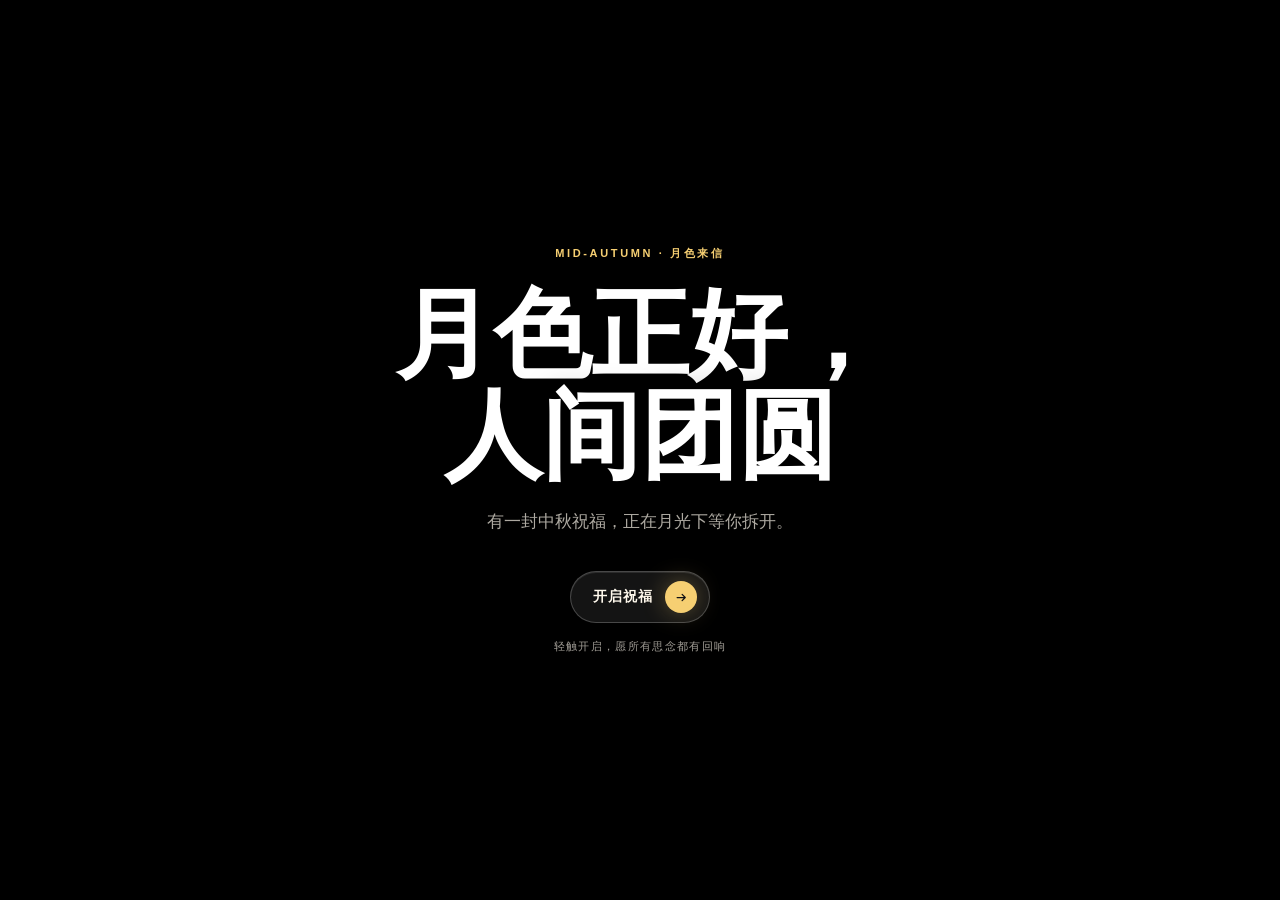
<file: blessings/01-mid-autumn.html>
<!doctype html>
<html lang="zh-CN">
<head>
    <meta charset="UTF-8">
    <meta name="viewport" content="width=device-width, initial-scale=1.0">
    <meta name="theme-color" content="#081124">
    <meta name="description" content="一封写给中秋的月色祝福">
    <title>中秋快乐 · 月色正好</title>
    <link rel="icon" href="assets/favicon.svg" type="image/svg+xml">
    <link rel="stylesheet" href="assets/blessing.css?v=20260924-strong">
</head>
<body data-theme="mid-autumn">
    <canvas id="fx" class="fx-canvas" aria-hidden="true"></canvas>
    <div class="sky-art" aria-hidden="true"></div>
    <div id="toast" class="toast" role="status" aria-live="polite"></div>

    <section class="cover" aria-labelledby="cover-title">
        <div class="cover-inner">
            <p class="cover-kicker">Mid-Autumn · 月色来信</p>
            <div class="cover-emblem" aria-hidden="true"></div>
            <h1 id="cover-title" class="cover-title">月色正好，人间团圆</h1>
            <p class="cover-subtitle">有一封中秋祝福，正在月光下等你拆开。</p>
            <button class="open-button" type="button">
                开启祝福
                <span class="open-button-icon" aria-hidden="true">
                    <svg viewBox="0 0 24 24"><path d="M5 12h13M13 7l5 5-5 5"/></svg>
                </span>
            </button>
            <p class="cover-hint">轻触开启，愿所有思念都有回响</p>
        </div>
    </section>

    <main class="site-shell">
        <section class="world">
            <article class="blessing">
                <header class="blessing-heading">
                    <p class="blessing-kicker">月圆有时 · 想念无边</p>
                    <span class="recipient" data-recipient>致 最牵挂的你</span>
                    <h1 class="blessing-title">中秋<span class="accent">快乐</span></h1>
                </header>
                <div class="blessing-message">
                    <span class="message-line">月圆人圆，事事团圆。</span>
                    <span class="message-line">人顺心顺，万事皆顺。</span>
                    <span class="message-line">愿月光所至，皆是坦途；</span>
                    <span class="message-line">愿心中所念，皆有回响。</span>
                </div>
                <p class="blessing-signature"><span data-sender>来自 一轮照向你的满月</span></p>
                <div class="blessing-actions">
                    <button class="action-button" type="button" data-page-action="copy">
                        <svg viewBox="0 0 24 24" aria-hidden="true"><rect x="9" y="9" width="11" height="11" rx="2"/><path d="M15 9V6a2 2 0 0 0-2-2H6a2 2 0 0 0-2 2v7a2 2 0 0 0 2 2h3"/></svg>
                        复制祝福
                    </button>
                    <a class="action-button" href="index.html">
                        选择另一封
                        <svg viewBox="0 0 24 24" aria-hidden="true"><path d="M5 12h13M13 7l5 5-5 5"/></svg>
                    </a>
                </div>
            </article>
        </section>
    </main>

    <script src="assets/blessing.js?v=20260924-strong"></script>
</body>
</html>
</file>
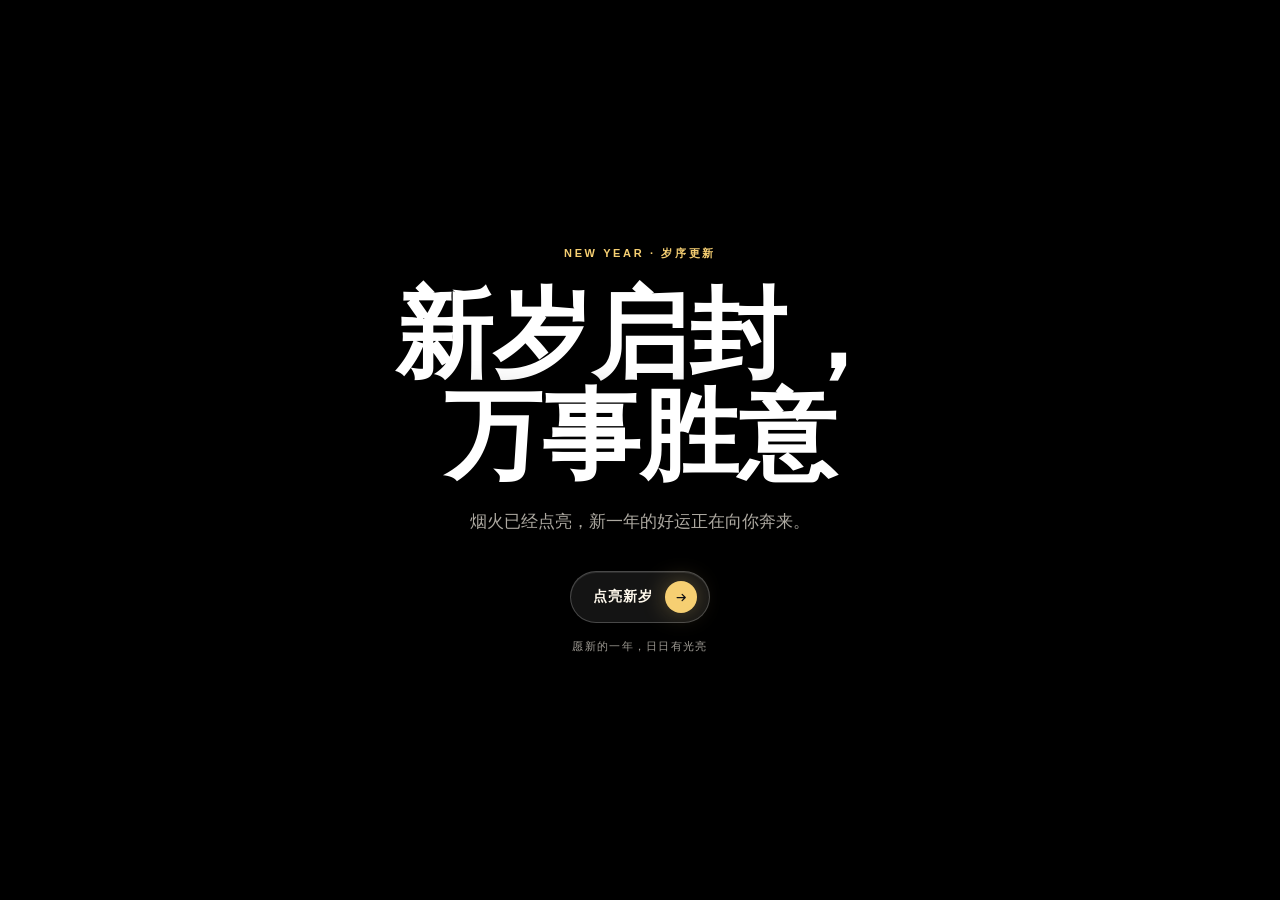
<file: blessings/02-new-year.html>
<!doctype html>
<html lang="zh-CN">
<head>
    <meta charset="UTF-8">
    <meta name="viewport" content="width=device-width, initial-scale=1.0">
    <meta name="theme-color" content="#29080c">
    <meta name="description" content="一封点亮新岁的烟火祝福">
    <title>新年快乐 · 新岁启封</title>
    <link rel="icon" href="assets/favicon.svg" type="image/svg+xml">
    <link rel="stylesheet" href="assets/blessing.css?v=20260924-strong">
</head>
<body data-theme="new-year">
    <canvas id="fx" class="fx-canvas" aria-hidden="true"></canvas>
    <div class="sky-art" aria-hidden="true"></div>
    <div id="toast" class="toast" role="status" aria-live="polite"></div>

    <section class="cover" aria-labelledby="cover-title">
        <div class="cover-inner">
            <p class="cover-kicker">New Year · 岁序更新</p>
            <div class="cover-emblem" aria-hidden="true"></div>
            <h1 id="cover-title" class="cover-title">新岁启封，万事胜意</h1>
            <p class="cover-subtitle">烟火已经点亮，新一年的好运正在向你奔来。</p>
            <button class="open-button" type="button">
                点亮新岁
                <span class="open-button-icon" aria-hidden="true">
                    <svg viewBox="0 0 24 24"><path d="M5 12h13M13 7l5 5-5 5"/></svg>
                </span>
            </button>
            <p class="cover-hint">愿新的一年，日日有光亮</p>
        </div>
    </section>

    <main class="site-shell">
        <section class="world">
            <article class="blessing">
                <header class="blessing-heading">
                    <p class="blessing-kicker">一元复始 · 万象更新</p>
                    <span class="recipient" data-recipient>致 奔赴热爱的你</span>
                    <h1 class="blessing-title">新年<span class="accent">快乐</span></h1>
                </header>
                <div class="blessing-message">
                    <span class="message-line">愿旧事翻篇，遗憾清零。</span>
                    <span class="message-line">愿新岁明朗，万物可期。</span>
                    <span class="message-line">愿你眼中有星光，脚下有远方，</span>
                    <span class="message-line">所行皆坦途，所愿皆成真。</span>
                </div>
                <p class="blessing-signature"><span data-sender>来自 新年的第一束烟火</span></p>
                <div class="blessing-actions">
                    <button class="action-button" type="button" data-page-action="copy">
                        <svg viewBox="0 0 24 24" aria-hidden="true"><rect x="9" y="9" width="11" height="11" rx="2"/><path d="M15 9V6a2 2 0 0 0-2-2H6a2 2 0 0 0-2 2v7a2 2 0 0 0 2 2h3"/></svg>
                        复制祝福
                    </button>
                    <a class="action-button" href="index.html">
                        选择另一封
                        <svg viewBox="0 0 24 24" aria-hidden="true"><path d="M5 12h13M13 7l5 5-5 5"/></svg>
                    </a>
                </div>
            </article>
        </section>
    </main>

    <script src="assets/blessing.js?v=20260924-strong"></script>
</body>
</html>
</file>
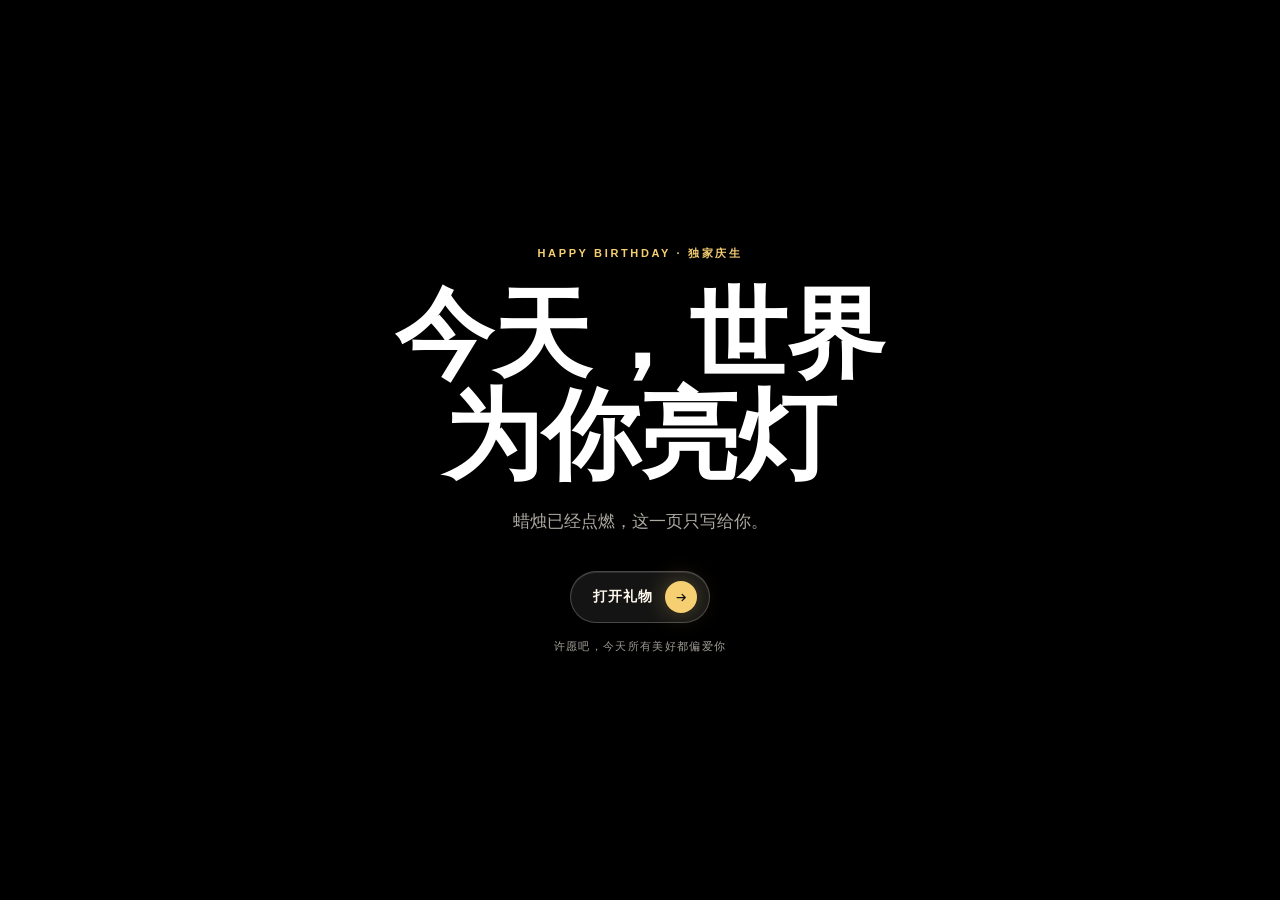
<file: blessings/03-birthday.html>
<!doctype html>
<html lang="zh-CN">
<head>
    <meta charset="UTF-8">
    <meta name="viewport" content="width=device-width, initial-scale=1.0">
    <meta name="theme-color" content="#211739">
    <meta name="description" content="一份为你亮灯的生日祝福">
    <title>生日快乐 · 今天为你亮灯</title>
    <link rel="icon" href="assets/favicon.svg" type="image/svg+xml">
    <link rel="stylesheet" href="assets/blessing.css?v=20260924-strong">
</head>
<body data-theme="birthday">
    <canvas id="fx" class="fx-canvas" aria-hidden="true"></canvas>
    <div class="sky-art" aria-hidden="true"></div>
    <div id="toast" class="toast" role="status" aria-live="polite"></div>

    <section class="cover" aria-labelledby="cover-title">
        <div class="cover-inner">
            <p class="cover-kicker">Happy Birthday · 独家庆生</p>
            <div class="cover-emblem" aria-hidden="true"></div>
            <h1 id="cover-title" class="cover-title">今天，世界为你亮灯</h1>
            <p class="cover-subtitle">蜡烛已经点燃，这一页只写给你。</p>
            <button class="open-button" type="button">
                打开礼物
                <span class="open-button-icon" aria-hidden="true">
                    <svg viewBox="0 0 24 24"><path d="M5 12h13M13 7l5 5-5 5"/></svg>
                </span>
            </button>
            <p class="cover-hint">许愿吧，今天所有美好都偏爱你</p>
        </div>
    </section>

    <main class="site-shell">
        <section class="world">
            <article class="blessing">
                <header class="blessing-heading">
                    <p class="blessing-kicker">岁岁欢愉 · 年年胜意</p>
                    <span class="recipient" data-recipient>致 今天最闪亮的主角</span>
                    <h1 class="blessing-title">生日<span class="accent">快乐</span></h1>
                </header>
                <div class="blessing-message">
                    <span class="message-line">愿你的快乐不需要理由，</span>
                    <span class="message-line">愿你的努力都有回音。</span>
                    <span class="message-line">新的一岁，继续自由、热烈、闪闪发光。</span>
                    <span class="message-line">想去的地方都能抵达，想爱的人都在身旁。</span>
                </div>
                <p class="blessing-signature"><span data-sender>来自 永远为你鼓掌的人</span></p>
                <div class="blessing-actions">
                    <button class="action-button" type="button" data-page-action="copy">
                        <svg viewBox="0 0 24 24" aria-hidden="true"><rect x="9" y="9" width="11" height="11" rx="2"/><path d="M15 9V6a2 2 0 0 0-2-2H6a2 2 0 0 0-2 2v7a2 2 0 0 0 2 2h3"/></svg>
                        复制祝福
                    </button>
                    <a class="action-button" href="index.html">
                        选择另一封
                        <svg viewBox="0 0 24 24" aria-hidden="true"><path d="M5 12h13M13 7l5 5-5 5"/></svg>
                    </a>
                </div>
            </article>
        </section>
    </main>

    <script src="assets/blessing.js?v=20260924-strong"></script>
</body>
</html>
</file>
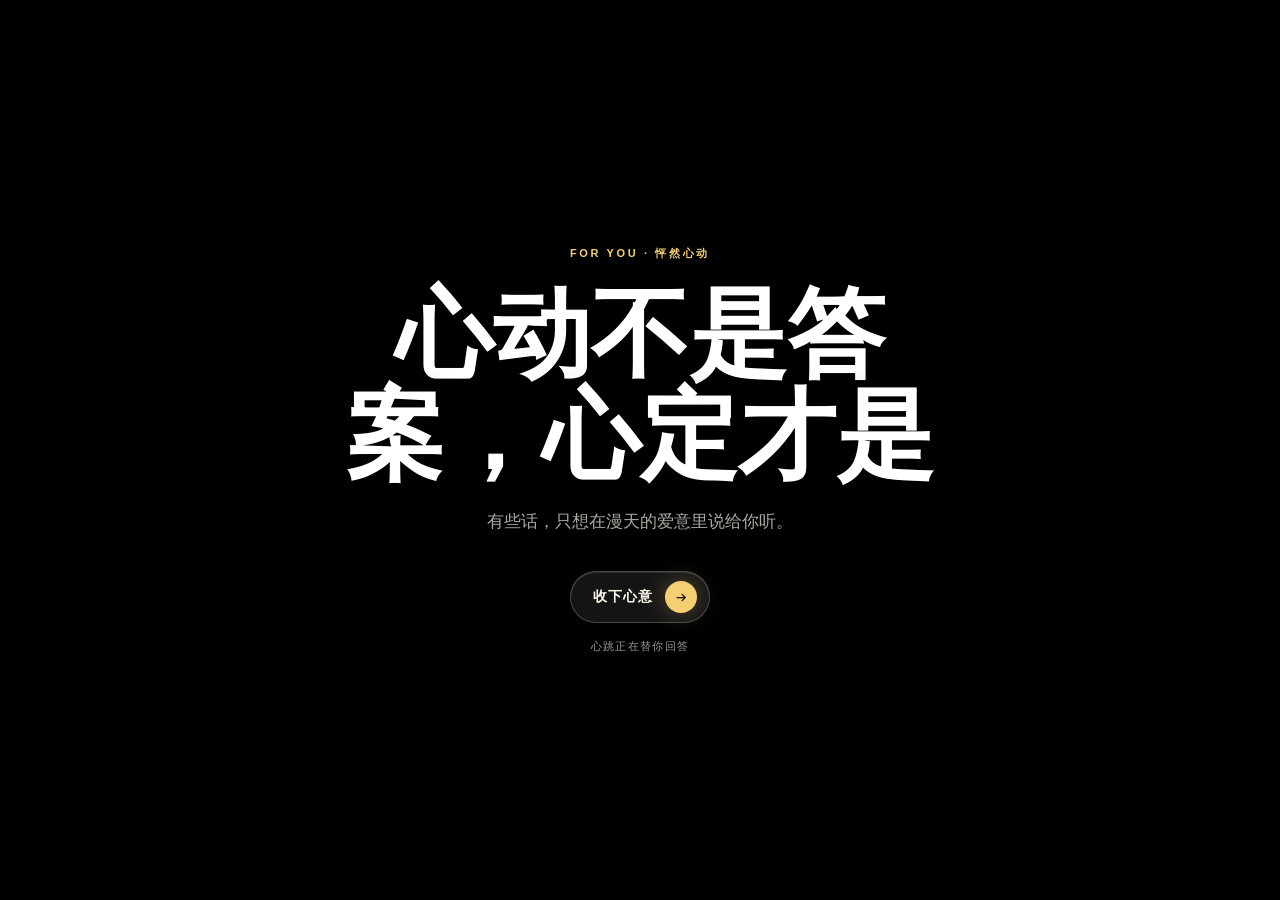
<file: blessings/04-valentine.html>
<!doctype html>
<html lang="zh-CN">
<head>
    <meta charset="UTF-8">
    <meta name="viewport" content="width=device-width, initial-scale=1.0">
    <meta name="theme-color" content="rgb(41, 7, 17)">
    <meta name="description" content="一封怦然心动的情人节祝福">
    <title>心动告白 · 与你相伴</title>
    <link rel="icon" href="assets/favicon.svg" type="image/svg+xml">
    <link rel="stylesheet" href="assets/blessing.css?v=20260924-strong">
</head>
<body data-theme="valentine">
    <canvas id="fx" class="fx-canvas" aria-hidden="true"></canvas>
    <div class="sky-art" aria-hidden="true"></div>
    <div id="toast" class="toast" role="status" aria-live="polite"></div>

    <section class="cover" aria-labelledby="cover-title">
        <div class="cover-inner">
            <p class="cover-kicker">For You · 怦然心动</p>
            <div class="cover-emblem" aria-hidden="true"></div>
            <h1 id="cover-title" class="cover-title">心动不是答案，心定才是</h1>
            <p class="cover-subtitle">有些话，只想在漫天的爱意里说给你听。</p>
            <button class="open-button" type="button">
                收下心意
                <span class="open-button-icon" aria-hidden="true">
                    <svg viewBox="0 0 24 24"><path d="M5 12h13M13 7l5 5-5 5"/></svg>
                </span>
            </button>
            <p class="cover-hint">心跳正在替你回答</p>
        </div>
    </section>

    <main class="site-shell">
        <section class="world">
            <article class="blessing">
                <header class="blessing-heading">
                    <p class="blessing-kicker">目光所及 · 皆是欢喜</p>
                    <span class="recipient" data-recipient>致 我唯一的心动</span>
                    <h1 class="blessing-title">与你<span class="accent">相伴</span></h1>
                </header>
                <div class="blessing-message">
                    <span class="message-line">喜欢你，是一件很自然的事。</span>
                    <span class="message-line">像风会吹向远方，星光总会落在夜里。</span>
                    <span class="message-line">往后的日子，想把每一份小确幸都与你分享，</span>
                    <span class="message-line">从心动开始，陪你去很远的以后。</span>
                </div>
                <p class="blessing-signature"><span data-sender>来自 一直看向你的人</span></p>
                <div class="blessing-actions">
                    <button class="action-button" type="button" data-page-action="copy">
                        <svg viewBox="0 0 24 24" aria-hidden="true"><rect x="9" y="9" width="11" height="11" rx="2"/><path d="M15 9V6a2 2 0 0 0-2-2H6a2 2 0 0 0-2 2v7a2 2 0 0 0 2 2h3"/></svg>
                        复制心意
                    </button>
                    <a class="action-button" href="index.html">
                        选择另一封
                        <svg viewBox="0 0 24 24" aria-hidden="true"><path d="M5 12h13M13 7l5 5-5 5"/></svg>
                    </a>
                </div>
            </article>
        </section>
    </main>

    <script src="assets/blessing.js?v=20260924-strong"></script>
</body>
</html>
</file>
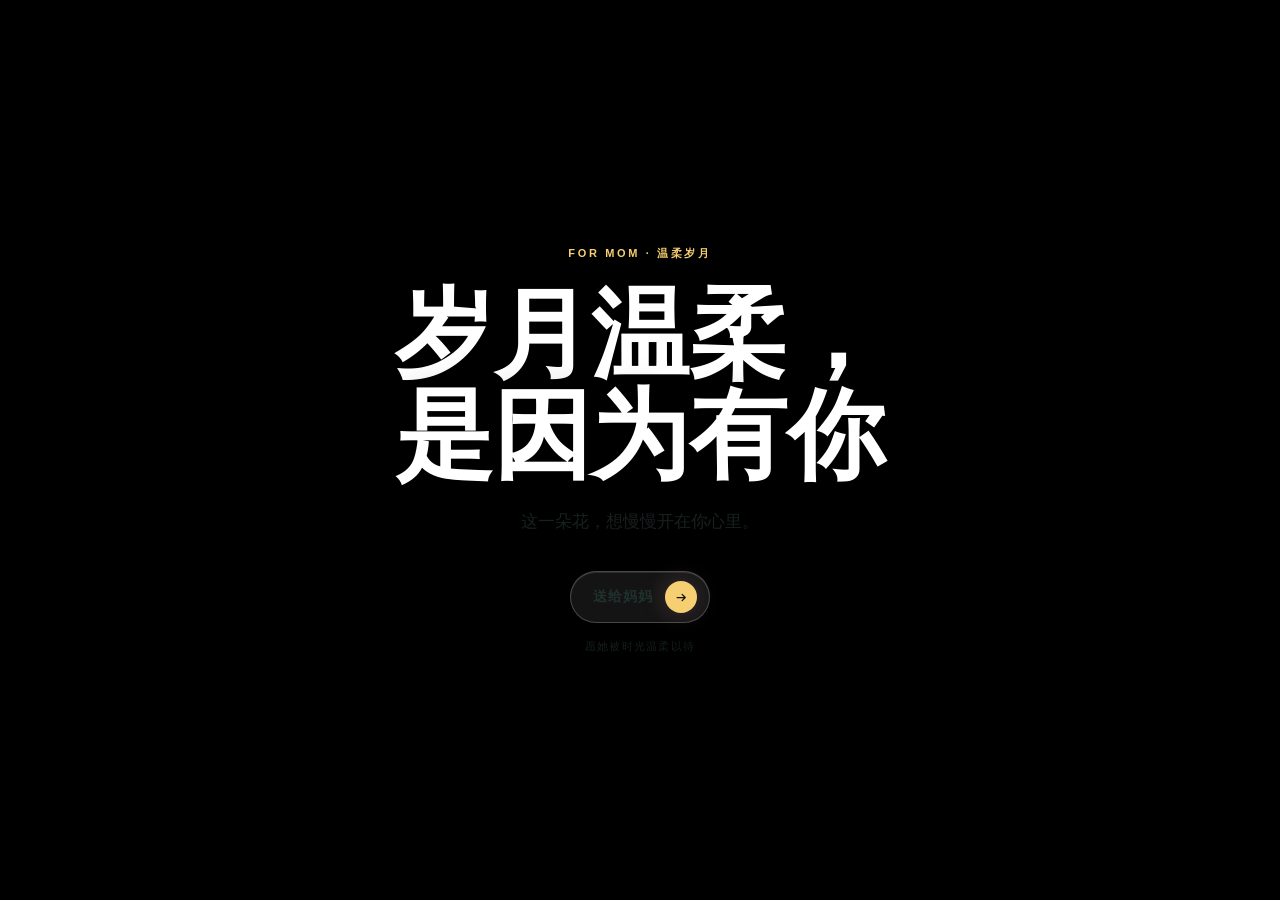
<file: blessings/05-mothers-day.html>
<!doctype html>
<html lang="zh-CN">
<head>
    <meta charset="UTF-8">
    <meta name="viewport" content="width=device-width, initial-scale=1.0">
    <meta name="theme-color" content="#eaf3ec">
    <meta name="description" content="一封献给妈妈的温柔祝福">
    <title>母亲节快乐 · 岁月温柔</title>
    <link rel="icon" href="assets/favicon.svg" type="image/svg+xml">
    <link rel="stylesheet" href="assets/blessing.css?v=20260924-strong">
</head>
<body data-theme="mothers-day">
    <canvas id="fx" class="fx-canvas" aria-hidden="true"></canvas>
    <div class="sky-art" aria-hidden="true"></div>
    <div id="toast" class="toast" role="status" aria-live="polite"></div>

    <section class="cover" aria-labelledby="cover-title">
        <div class="cover-inner">
            <p class="cover-kicker">For Mom · 温柔岁月</p>
            <div class="cover-emblem" aria-hidden="true"></div>
            <h1 id="cover-title" class="cover-title">岁月温柔，是因为有你</h1>
            <p class="cover-subtitle">这一朵花，想慢慢开在你心里。</p>
            <button class="open-button" type="button">
                送给妈妈
                <span class="open-button-icon" aria-hidden="true">
                    <svg viewBox="0 0 24 24"><path d="M5 12h13M13 7l5 5-5 5"/></svg>
                </span>
            </button>
            <p class="cover-hint">愿她被时光温柔以待</p>
        </div>
    </section>

    <main class="site-shell">
        <section class="world">
            <article class="blessing">
                <header class="blessing-heading">
                    <p class="blessing-kicker">爱在日常 · 温柔生长</p>
                    <span class="recipient" data-recipient>致 最温柔也最勇敢的妈妈</span>
                    <h1 class="blessing-title">妈妈，<span class="accent">节日快乐</span></h1>
                </header>
                <div class="blessing-message">
                    <span class="message-line">谢谢你把琐碎的日子，过成了温暖的家。</span>
                    <span class="message-line">谢谢你的每一次牵挂，也谢谢你的永远相信。</span>
                    <span class="message-line">愿你少一点操劳，多一点属于自己的快乐。</span>
                    <span class="message-line">愿你眉眼舒展，身体健康，天天都有好心情。</span>
                </div>
                <p class="blessing-signature"><span data-sender>来自 永远爱你的孩子</span></p>
                <div class="blessing-actions">
                    <button class="action-button" type="button" data-page-action="copy">
                        <svg viewBox="0 0 24 24" aria-hidden="true"><rect x="9" y="9" width="11" height="11" rx="2"/><path d="M15 9V6a2 2 0 0 0-2-2H6a2 2 0 0 0-2 2v7a2 2 0 0 0 2 2h3"/></svg>
                        复制祝福
                    </button>
                    <a class="action-button" href="index.html">
                        选择另一封
                        <svg viewBox="0 0 24 24" aria-hidden="true"><path d="M5 12h13M13 7l5 5-5 5"/></svg>
                    </a>
                </div>
            </article>
        </section>
    </main>

    <script src="assets/blessing.js?v=20260924-strong"></script>
</body>
</html>
</file>
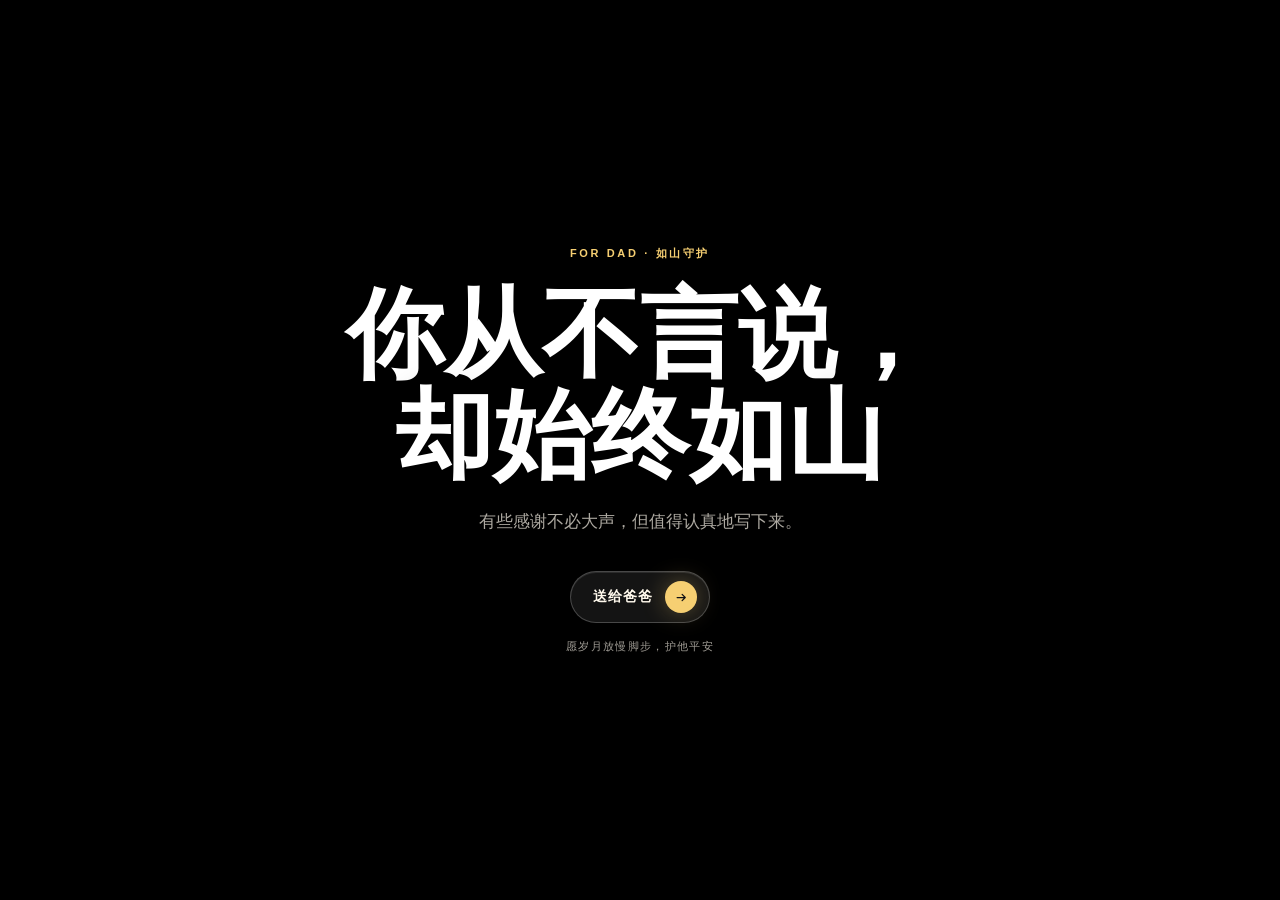
<file: blessings/06-fathers-day.html>
<!doctype html>
<html lang="zh-CN">
<head>
    <meta charset="UTF-8">
    <meta name="viewport" content="width=device-width, initial-scale=1.0">
    <meta name="theme-color" content="#091426">
    <meta name="description" content="一封献给爸爸的如山祝福">
    <title>父亲节快乐 · 如山守护</title>
    <link rel="icon" href="assets/favicon.svg" type="image/svg+xml">
    <link rel="stylesheet" href="assets/blessing.css?v=20260924-strong">
</head>
<body data-theme="fathers-day">
    <canvas id="fx" class="fx-canvas" aria-hidden="true"></canvas>
    <div class="sky-art" aria-hidden="true"></div>
    <div id="toast" class="toast" role="status" aria-live="polite"></div>

    <section class="cover" aria-labelledby="cover-title">
        <div class="cover-inner">
            <p class="cover-kicker">For Dad · 如山守护</p>
            <div class="cover-emblem" aria-hidden="true"></div>
            <h1 id="cover-title" class="cover-title">你从不言说，却始终如山</h1>
            <p class="cover-subtitle">有些感谢不必大声，但值得认真地写下来。</p>
            <button class="open-button" type="button">
                送给爸爸
                <span class="open-button-icon" aria-hidden="true">
                    <svg viewBox="0 0 24 24"><path d="M5 12h13M13 7l5 5-5 5"/></svg>
                </span>
            </button>
            <p class="cover-hint">愿岁月放慢脚步，护他平安</p>
        </div>
    </section>

    <main class="site-shell">
        <section class="world">
            <article class="blessing">
                <header class="blessing-heading">
                    <p class="blessing-kicker">沉默有光 · 守护无声</p>
                    <span class="recipient" data-recipient>致 最可靠也最温柔的爸爸</span>
                    <h1 class="blessing-title">爸爸，<span class="accent">节日快乐</span></h1>
                </header>
                <div class="blessing-message">
                    <span class="message-line">你总把辛苦藏在身后，把安心留给我。</span>
                    <span class="message-line">你教我的勇敢，正在带我走向更远的地方。</span>
                    <span class="message-line">愿往后的日子，少一点奔波，多一点从容。</span>
                    <span class="message-line">愿你身体硬朗，笑口常开，万事顺心。</span>
                </div>
                <p class="blessing-signature"><span data-sender>来自 一直被你守护的孩子</span></p>
                <div class="blessing-actions">
                    <button class="action-button" type="button" data-page-action="copy">
                        <svg viewBox="0 0 24 24" aria-hidden="true"><rect x="9" y="9" width="11" height="11" rx="2"/><path d="M15 9V6a2 2 0 0 0-2-2H6a2 2 0 0 0-2 2v7a2 2 0 0 0 2 2h3"/></svg>
                        复制祝福
                    </button>
                    <a class="action-button" href="index.html">
                        选择另一封
                        <svg viewBox="0 0 24 24" aria-hidden="true"><path d="M5 12h13M13 7l5 5-5 5"/></svg>
                    </a>
                </div>
            </article>
        </section>
    </main>

    <script src="assets/blessing.js?v=20260924-strong"></script>
</body>
</html>
</file>
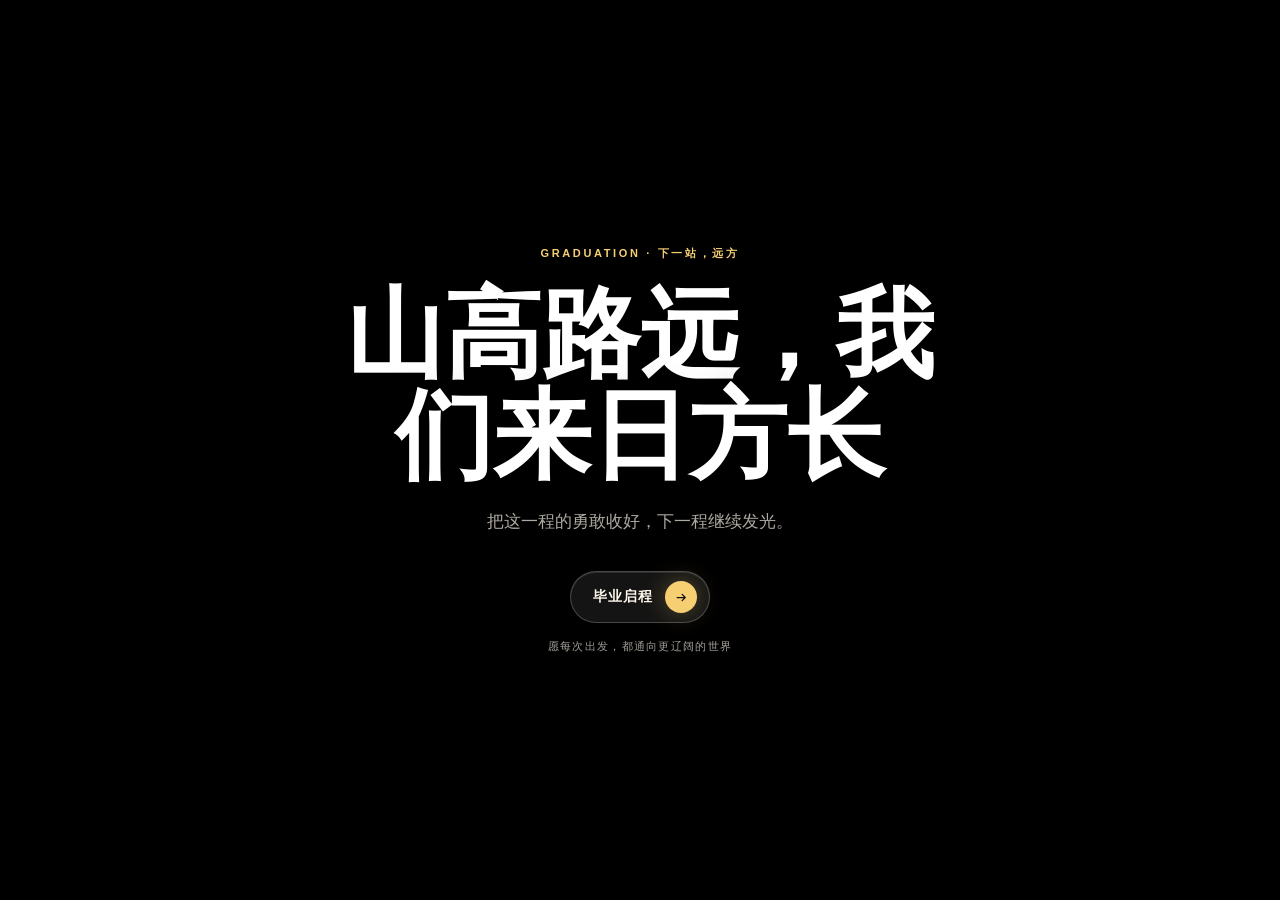
<file: blessings/07-graduation.html>
<!doctype html>
<html lang="zh-CN">
<head>
    <meta charset="UTF-8">
    <meta name="viewport" content="width=device-width, initial-scale=1.0">
    <meta name="theme-color" content="#08121b">
    <meta name="description" content="一封奔向未来的毕业祝福">
    <title>毕业快乐 · 来日方长</title>
    <link rel="icon" href="assets/favicon.svg" type="image/svg+xml">
    <link rel="stylesheet" href="assets/blessing.css?v=20260924-strong">
</head>
<body data-theme="graduation">
    <canvas id="fx" class="fx-canvas" aria-hidden="true"></canvas>
    <div class="sky-art" aria-hidden="true"></div>
    <div id="toast" class="toast" role="status" aria-live="polite"></div>

    <section class="cover" aria-labelledby="cover-title">
        <div class="cover-inner">
            <p class="cover-kicker">Graduation · 下一站，远方</p>
            <div class="cover-emblem" aria-hidden="true"></div>
            <h1 id="cover-title" class="cover-title">山高路远，我们来日方长</h1>
            <p class="cover-subtitle">把这一程的勇敢收好，下一程继续发光。</p>
            <button class="open-button" type="button">
                毕业启程
                <span class="open-button-icon" aria-hidden="true">
                    <svg viewBox="0 0 24 24"><path d="M5 12h13M13 7l5 5-5 5"/></svg>
                </span>
            </button>
            <p class="cover-hint">愿每次出发，都通向更辽阔的世界</p>
        </div>
    </section>

    <main class="site-shell">
        <section class="world">
            <article class="blessing">
                <header class="blessing-heading">
                    <p class="blessing-kicker">青春落款 · 未来开篇</p>
                    <span class="recipient" data-recipient>致 即将奔赴山海的你</span>
                    <h1 class="blessing-title">毕业<span class="accent">快乐</span></h1>
                </header>
                <div class="blessing-message">
                    <span class="message-line">愿你带着少年意气，也带着从容坚定。</span>
                    <span class="message-line">愿此去繁花似锦，再相见依旧如故。</span>
                    <span class="message-line">无论选择哪条路，都请你相信自己的脚步。</span>
                    <span class="message-line">下一站，愿你有梦可追，有光可循。</span>
                </div>
                <p class="blessing-signature"><span data-sender>来自 为你喝彩的同行者</span></p>
                <div class="blessing-actions">
                    <button class="action-button" type="button" data-page-action="copy">
                        <svg viewBox="0 0 24 24" aria-hidden="true"><rect x="9" y="9" width="11" height="11" rx="2"/><path d="M15 9V6a2 2 0 0 0-2-2H6a2 2 0 0 0-2 2v7a2 2 0 0 0 2 2h3"/></svg>
                        复制祝福
                    </button>
                    <a class="action-button" href="index.html">
                        选择另一封
                        <svg viewBox="0 0 24 24" aria-hidden="true"><path d="M5 12h13M13 7l5 5-5 5"/></svg>
                    </a>
                </div>
            </article>
        </section>
    </main>

    <script src="assets/blessing.js?v=20260924-strong"></script>
</body>
</html>
</file>
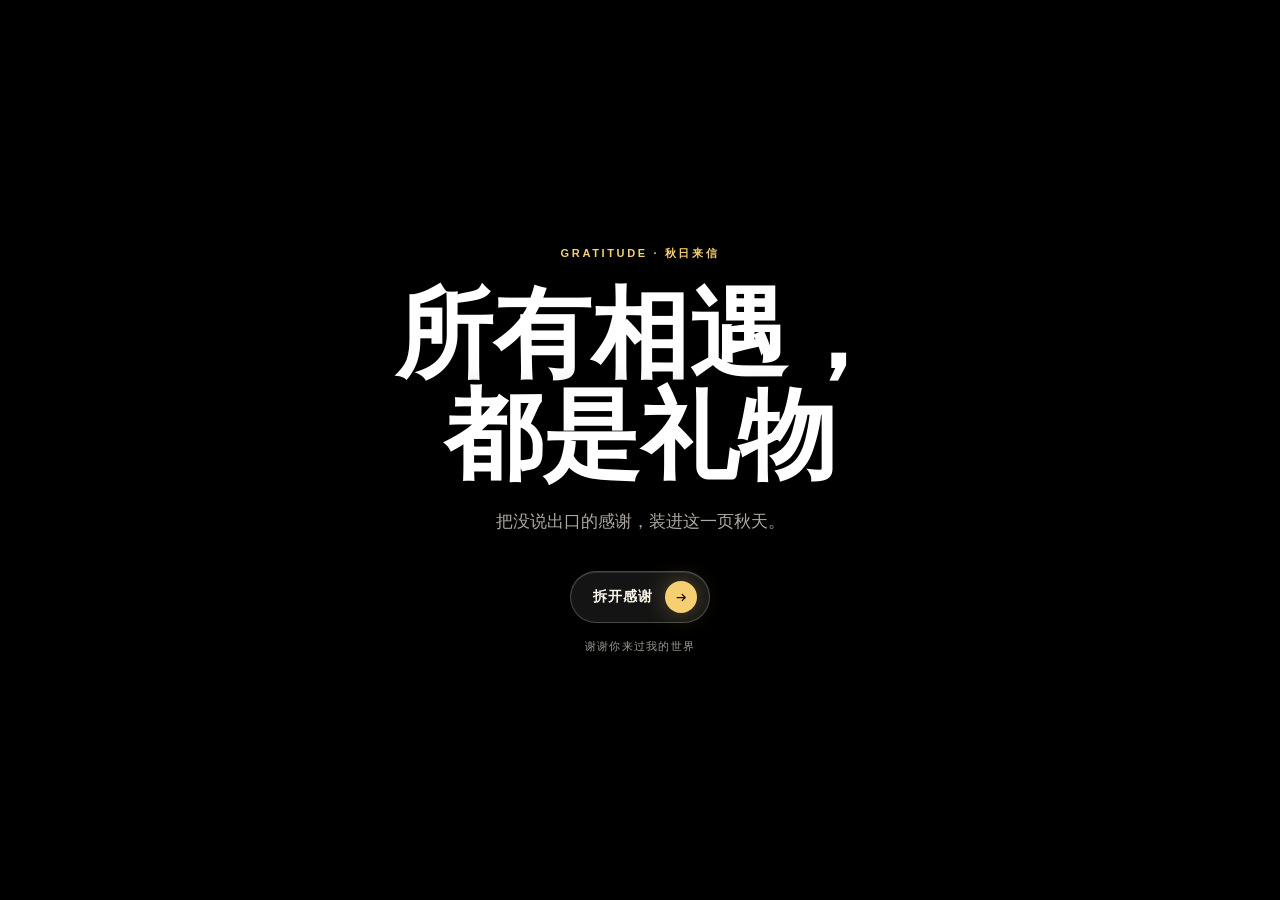
<file: blessings/08-thanksgiving.html>
<!doctype html>
<html lang="zh-CN">
<head>
    <meta charset="UTF-8">
    <meta name="viewport" content="width=device-width, initial-scale=1.0">
    <meta name="theme-color" content="#1f1711">
    <meta name="description" content="一封写给相遇与陪伴的感恩祝福">
    <title>感恩有你 · 所有相遇都有意义</title>
    <link rel="icon" href="assets/favicon.svg" type="image/svg+xml">
    <link rel="stylesheet" href="assets/blessing.css?v=20260924-strong">
</head>
<body data-theme="thanksgiving">
    <canvas id="fx" class="fx-canvas" aria-hidden="true"></canvas>
    <div class="sky-art" aria-hidden="true"></div>
    <div id="toast" class="toast" role="status" aria-live="polite"></div>

    <section class="cover" aria-labelledby="cover-title">
        <div class="cover-inner">
            <p class="cover-kicker">Gratitude · 秋日来信</p>
            <div class="cover-emblem" aria-hidden="true"></div>
            <h1 id="cover-title" class="cover-title">所有相遇，都是礼物</h1>
            <p class="cover-subtitle">把没说出口的感谢，装进这一页秋天。</p>
            <button class="open-button" type="button">
                拆开感谢
                <span class="open-button-icon" aria-hidden="true">
                    <svg viewBox="0 0 24 24"><path d="M5 12h13M13 7l5 5-5 5"/></svg>
                </span>
            </button>
            <p class="cover-hint">谢谢你来过我的世界</p>
        </div>
    </section>

    <main class="site-shell">
        <section class="world">
            <article class="blessing">
                <header class="blessing-heading">
                    <p class="blessing-kicker">山河入秋 · 感恩常在</p>
                    <span class="recipient" data-recipient>致 一路同行的你</span>
                    <h1 class="blessing-title">感恩<span class="accent">有你</span></h1>
                </header>
                <div class="blessing-message">
                    <span class="message-line">谢谢那些不被言说的善意，照亮过平凡的日子。</span>
                    <span class="message-line">谢谢每一次真诚的陪伴，让漫长路途有了温度。</span>
                    <span class="message-line">愿所有给予，都能被岁月温柔收藏。</span>
                    <span class="message-line">愿我们都被这个世界，认真地爱着。</span>
                </div>
                <p class="blessing-signature"><span data-sender>来自 记得每一份温暖的你</span></p>
                <div class="blessing-actions">
                    <button class="action-button" type="button" data-page-action="copy">
                        <svg viewBox="0 0 24 24" aria-hidden="true"><rect x="9" y="9" width="11" height="11" rx="2"/><path d="M15 9V6a2 2 0 0 0-2-2H6a2 2 0 0 0-2 2v7a2 2 0 0 0 2 2h3"/></svg>
                        复制祝福
                    </button>
                    <a class="action-button" href="index.html">
                        选择另一封
                        <svg viewBox="0 0 24 24" aria-hidden="true"><path d="M5 12h13M13 7l5 5-5 5"/></svg>
                    </a>
                </div>
            </article>
        </section>
    </main>

    <script src="assets/blessing.js?v=20260924-strong"></script>
</body>
</html>
</file>
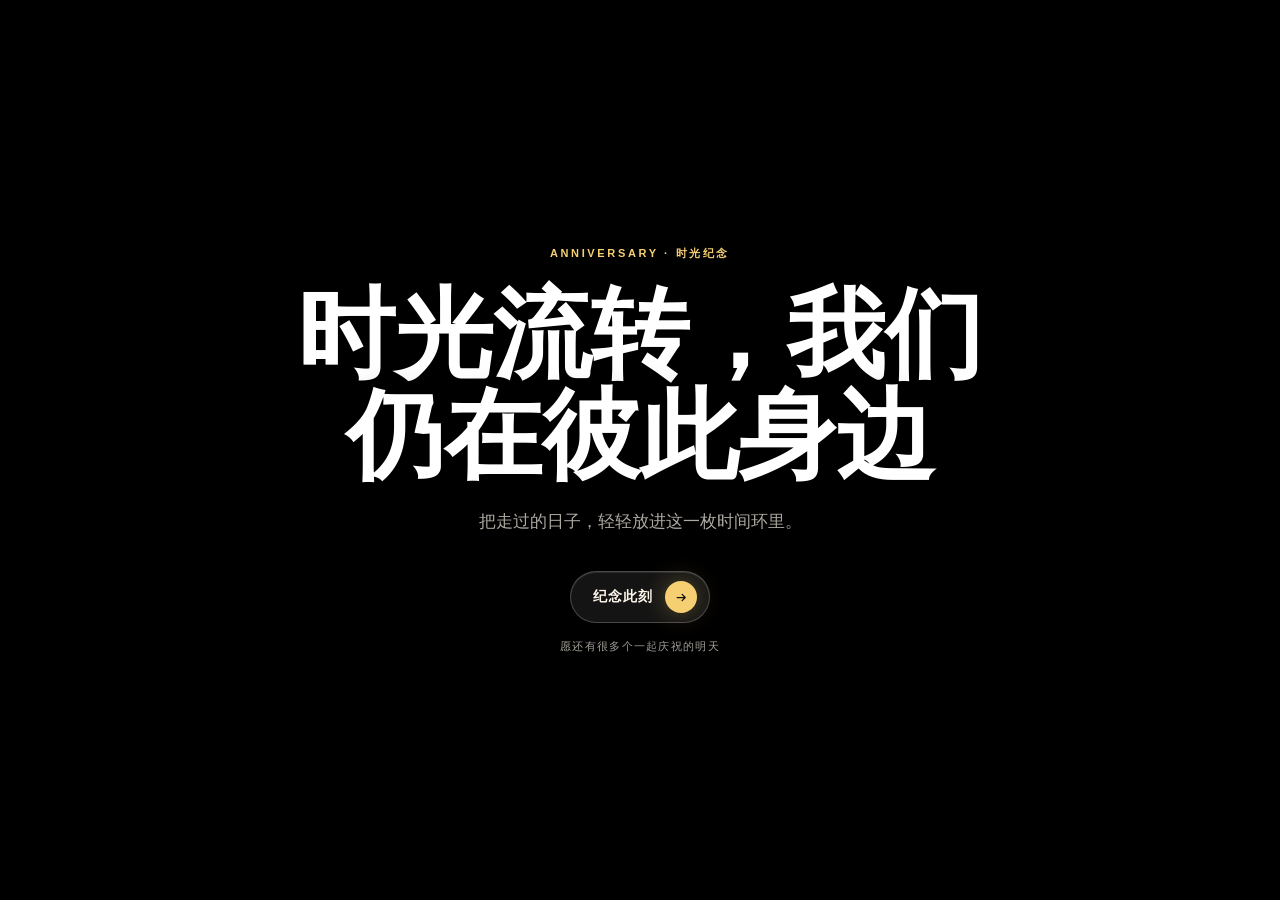
<file: blessings/09-anniversary.html>
<!doctype html>
<html lang="zh-CN">
<head>
    <meta charset="UTF-8">
    <meta name="viewport" content="width=device-width, initial-scale=1.0">
    <meta name="theme-color" content="#10131d">
    <meta name="description" content="一封写给相爱时光的周年祝福">
    <title>周年快乐 · 时光与你</title>
    <link rel="icon" href="assets/favicon.svg" type="image/svg+xml">
    <link rel="stylesheet" href="assets/blessing.css?v=20260924-strong">
</head>
<body data-theme="anniversary">
    <canvas id="fx" class="fx-canvas" aria-hidden="true"></canvas>
    <div class="sky-art" aria-hidden="true"></div>
    <div id="toast" class="toast" role="status" aria-live="polite"></div>

    <section class="cover" aria-labelledby="cover-title">
        <div class="cover-inner">
            <p class="cover-kicker">Anniversary · 时光纪念</p>
            <div class="cover-emblem" aria-hidden="true"></div>
            <h1 id="cover-title" class="cover-title">时光流转，我们仍在彼此身边</h1>
            <p class="cover-subtitle">把走过的日子，轻轻放进这一枚时间环里。</p>
            <button class="open-button" type="button">
                纪念此刻
                <span class="open-button-icon" aria-hidden="true">
                    <svg viewBox="0 0 24 24"><path d="M5 12h13M13 7l5 5-5 5"/></svg>
                </span>
            </button>
            <p class="cover-hint">愿还有很多个一起庆祝的明天</p>
        </div>
    </section>

    <main class="site-shell">
        <section class="world">
            <article class="blessing">
                <header class="blessing-heading">
                    <p class="blessing-kicker">岁月为证 · 爱意长青</p>
                    <span class="recipient" data-recipient>致 和我并肩走过时光的你</span>
                    <h1 class="blessing-title">周年<span class="accent">快乐</span></h1>
                </header>
                <div class="blessing-message">
                    <span class="message-line">谢谢你，把平凡的日子过成了共同的故事。</span>
                    <span class="message-line">那些并肩看过的风景，都成了最好的纪念。</span>
                    <span class="message-line">往后的每一年，愿我们仍能牵手走过四季，</span>
                    <span class="message-line">把喜欢写长，把陪伴写久，把未来写进彼此。</span>
                </div>
                <p class="blessing-signature"><span data-sender>来自 想和你走很久的人</span></p>
                <div class="blessing-actions">
                    <button class="action-button" type="button" data-page-action="copy">
                        <svg viewBox="0 0 24 24" aria-hidden="true"><rect x="9" y="9" width="11" height="11" rx="2"/><path d="M15 9V6a2 2 0 0 0-2-2H6a2 2 0 0 0-2 2v7a2 2 0 0 0 2 2h3"/></svg>
                        复制祝福
                    </button>
                    <a class="action-button" href="index.html">
                        选择另一封
                        <svg viewBox="0 0 24 24" aria-hidden="true"><path d="M5 12h13M13 7l5 5-5 5"/></svg>
                    </a>
                </div>
            </article>
        </section>
    </main>

    <script src="assets/blessing.js?v=20260924-strong"></script>
</body>
</html>
</file>
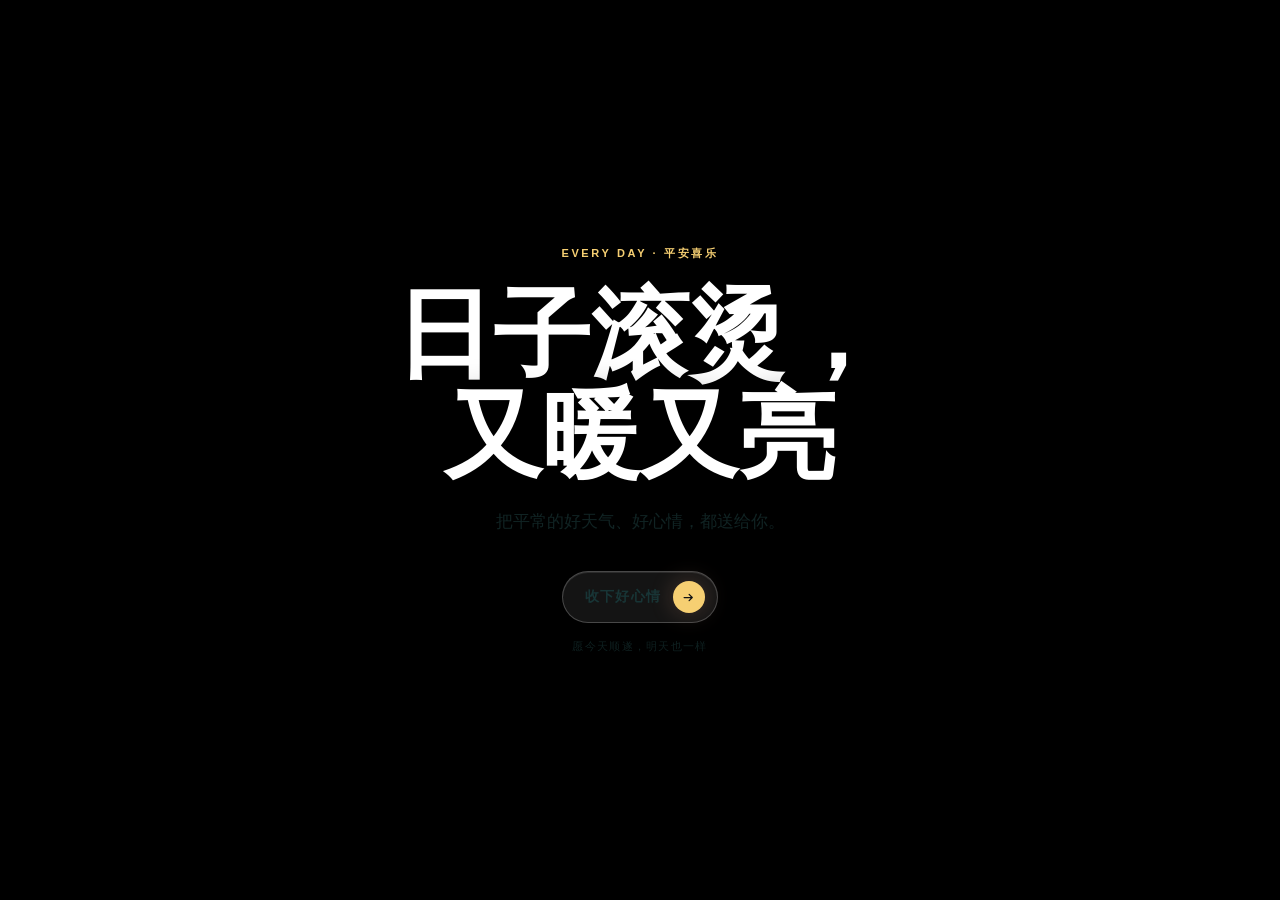
<file: blessings/10-peace.html>
<!doctype html>
<html lang="zh-CN">
<head>
    <meta charset="UTF-8">
    <meta name="viewport" content="width=device-width, initial-scale=1.0">
    <meta name="theme-color" content="#e9f7f7">
    <meta name="description" content="一封愿你平安喜乐的日常祝福">
    <title>平安喜乐 · 日日是好日</title>
    <link rel="icon" href="assets/favicon.svg" type="image/svg+xml">
    <link rel="stylesheet" href="assets/blessing.css?v=20260924-strong">
</head>
<body data-theme="peace">
    <canvas id="fx" class="fx-canvas" aria-hidden="true"></canvas>
    <div class="sky-art" aria-hidden="true"></div>
    <div id="toast" class="toast" role="status" aria-live="polite"></div>

    <section class="cover" aria-labelledby="cover-title">
        <div class="cover-inner">
            <p class="cover-kicker">Every Day · 平安喜乐</p>
            <div class="cover-emblem" aria-hidden="true"></div>
            <h1 id="cover-title" class="cover-title">日子滚烫，又暖又亮</h1>
            <p class="cover-subtitle">把平常的好天气、好心情，都送给你。</p>
            <button class="open-button" type="button">
                收下好心情
                <span class="open-button-icon" aria-hidden="true">
                    <svg viewBox="0 0 24 24"><path d="M5 12h13M13 7l5 5-5 5"/></svg>
                </span>
            </button>
            <p class="cover-hint">愿今天顺遂，明天也一样</p>
        </div>
    </section>

    <main class="site-shell">
        <section class="world">
            <article class="blessing">
                <header class="blessing-heading">
                    <p class="blessing-kicker">四季安然 · 日日有光</p>
                    <span class="recipient" data-recipient>致 认真生活的你</span>
                    <h1 class="blessing-title">平安<span class="accent">喜乐</span></h1>
                </header>
                <div class="blessing-message">
                    <span class="message-line">愿清晨有期待，夜晚有安眠。</span>
                    <span class="message-line">愿忙碌有收获，闲暇有欢喜。</span>
                    <span class="message-line">愿生活偶尔泛着光，烦恼都能被风吹散。</span>
                    <span class="message-line">愿你所求皆如愿，所盼皆有期。</span>
                </div>
                <p class="blessing-signature"><span data-sender>来自 希望你好的人</span></p>
                <div class="blessing-actions">
                    <button class="action-button" type="button" data-page-action="copy">
                        <svg viewBox="0 0 24 24" aria-hidden="true"><rect x="9" y="9" width="11" height="11" rx="2"/><path d="M15 9V6a2 2 0 0 0-2-2H6a2 2 0 0 0-2 2v7a2 2 0 0 0 2 2h3"/></svg>
                        复制祝福
                    </button>
                    <a class="action-button" href="index.html">
                        选择另一封
                        <svg viewBox="0 0 24 24" aria-hidden="true"><path d="M5 12h13M13 7l5 5-5 5"/></svg>
                    </a>
                </div>
            </article>
        </section>
    </main>

    <script src="assets/blessing.js?v=20260924-strong"></script>
</body>
</html>
</file>
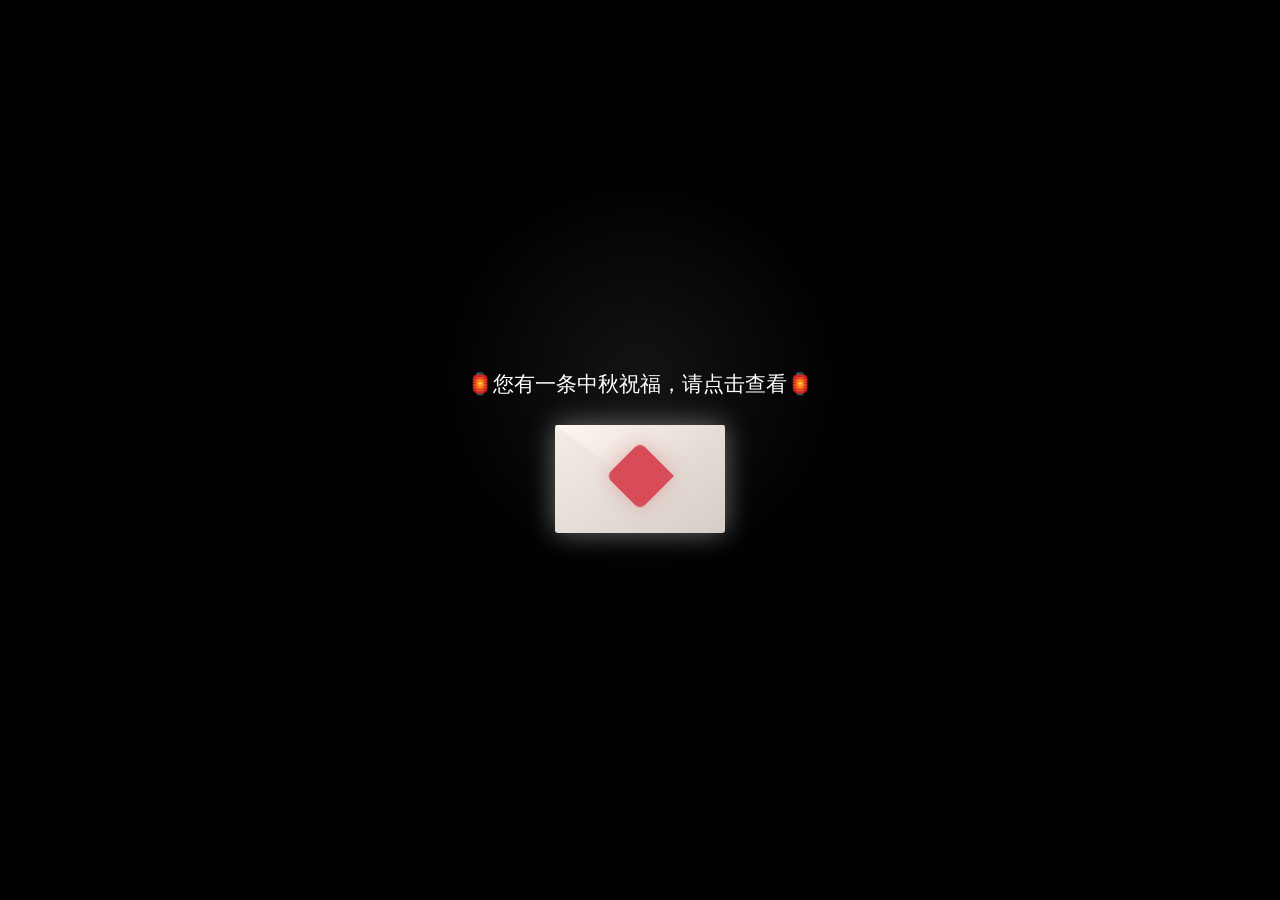
<file: blessings/reference-clone.html>
<!doctype html>
<html lang="zh-CN">
<head>
    <meta charset="UTF-8">
    <meta name="viewport" content="width=device-width, initial-scale=1, maximum-scale=1, user-scalable=no, viewport-fit=cover">
    <meta name="theme-color" content="#000000">
    <title>中秋祝福 · 复刻与创新</title>
    <link rel="icon" href="assets/favicon.svg" type="image/svg+xml">
    <style>
        * {
            box-sizing: border-box;
        }

        html,
        body {
            width: 100%;
            height: 100%;
            margin: 0;
            overflow: hidden;
            background: #000;
            color: #fff;
            font-family: "Dosis", "PingFang SC", "Microsoft YaHei", sans-serif;
            -webkit-text-size-adjust: 100%;
        }

        button {
            color: inherit;
            font: inherit;
        }

        .entry {
            position: fixed;
            inset: 0;
            z-index: 30;
            display: grid;
            place-items: center;
            padding: 30px;
            background:
                radial-gradient(circle at 50% 42%, rgba(255, 255, 255, 0.08), transparent 25%),
                #000;
            transition: opacity 0.8s ease, visibility 0s linear 0.8s;
        }

        body.opened .entry {
            visibility: hidden;
            opacity: 0;
            pointer-events: none;
        }

        .entry-button {
            display: flex;
            width: min(86vw, 420px);
            flex-direction: column;
            align-items: center;
            gap: 24px;
            padding: 0;
            border: 0;
            background: transparent;
            cursor: pointer;
        }

        .entry-copy {
            margin: 0;
            font-size: clamp(17px, 4.6vw, 21px);
            line-height: 1.65;
            text-align: center;
        }

        .envelope {
            position: relative;
            width: 170px;
            height: 108px;
            border-radius: 3px;
            background: linear-gradient(145deg, #f4eee7, #d6cec6);
            box-shadow: 0 0 28px rgba(255, 255, 255, 0.4);
            animation: envelope-float 2.8s ease-in-out infinite;
            transform-style: preserve-3d;
        }

        .envelope::before {
            position: absolute;
            inset: 0;
            background: linear-gradient(145deg, #fff8f1, #cfc6bd);
            clip-path: polygon(0 0, 50% 56%, 100% 0);
            content: "";
        }

        .envelope::after {
            position: absolute;
            top: 27px;
            left: calc(50% - 24px);
            width: 48px;
            height: 48px;
            border-radius: 7px 0 7px 7px;
            background: #d84c5a;
            box-shadow: 0 0 20px rgba(216, 76, 90, 0.34);
            content: "";
            transform: rotate(45deg);
        }

        .scene {
            position: fixed;
            inset: 0;
            z-index: 1;
            overflow: hidden;
            background: #000;
            opacity: 0;
            perspective: 1050px;
            perspective-origin: 50% 50%;
            transition: opacity 0.6s ease;
        }

        body.opened .scene {
            opacity: 1;
        }

        .heart-ui {
            position: fixed;
            top: 50%;
            left: 50%;
            z-index: 2;
            width: 560px;
            height: 560px;
            margin-top: -280px;
            margin-left: -280px;
            overflow: visible;
            pointer-events: none;
            transform-origin: center;
            perspective: 1100px;
            perspective-origin: 50% 50%;
        }

        .heart-scale {
            position: absolute;
            inset: 0;
            scale: var(--heart-scale, 1);
            transform-origin: center;
            transform-style: preserve-3d;
        }

        body.opened .heart-scale {
            animation: heart-arrive 1.35s cubic-bezier(0.16, 1, 0.3, 1) both;
        }

        .heart-shell {
            position: absolute;
            inset: 0;
            opacity: 1;
            transform-style: preserve-3d;
            will-change: transform;
        }

        body.opened.mode-innovation .heart-shell {
            animation: heart-turn 15s ease-in-out infinite alternate;
        }

        .heart-shell-mid,
        .heart-shell-back {
            position: absolute;
            inset: 0;
            opacity: 0;
            pointer-events: none;
            transform-style: preserve-3d;
        }

        body.opened.mode-innovation .heart-shell-mid {
            opacity: 0.42;
            animation: heart-turn-mid 10s ease-in-out infinite alternate;
        }

        body.opened.mode-innovation .heart-shell-back {
            opacity: 0.2;
            animation: heart-turn-back 14s ease-in-out infinite alternate;
        }

        .love {
            position: absolute;
            top: 10%;
            left: 10%;
            width: 0;
            height: 0;
            transform-style: preserve-3d;
        }

        .love-horizontal {
            position: absolute;
            width: 0;
            height: 0;
            animation: horizontal 10s infinite alternate ease-in-out;
            transform-style: preserve-3d;
        }

        .love-vertical {
            position: absolute;
            width: 0;
            height: 0;
            animation: vertical 20s infinite linear;
            transform-style: preserve-3d;
        }

        .love-word {
            position: absolute;
            color: #ea80b0;
            font-size: 26px;
            font-weight: 600;
            line-height: 1;
            letter-spacing: 2px;
            opacity: 1;
            text-shadow: 0 0 5px rgba(255, 255, 255, 0.42);
            white-space: nowrap;
            transform: translateY(-100%) rotateZ(-30deg);
            transform-style: preserve-3d;
            backface-visibility: visible;
            text-rendering: geometricPrecision;
            -webkit-font-smoothing: antialiased;
        }

        body.mode-innovation .love-word {
            color: var(--word-color, #ff9fc3);
            font-size: var(--word-size, 26px);
            font-weight: 700;
            opacity: 0.72;
            translate: 0 0 var(--z, 0);
            text-shadow: 0 0 2px rgba(255, 255, 255, 0.18);
            will-change: translate, opacity;
            animation: word-depth 5.2s ease-in-out infinite alternate;
        }

        .love:last-child .love-word {
            color: #fff;
            font-size: 28px;
            text-shadow: 0 0 7px rgba(234, 128, 176, 0.72);
        }

        .print-text {
            position: fixed;
            top: 0;
            left: 0;
            z-index: 5;
            width: min(100vw, 780px);
            max-height: 42vh;
            overflow: hidden;
            padding: max(18px, env(safe-area-inset-top)) 22px 12px;
            color: #fff;
            font-size: clamp(19px, 5.5vw, 24px);
            line-height: 1.72;
            white-space: pre-wrap;
            text-shadow: 0 0 8px rgba(255, 255, 255, 0.7);
        }

        .print-text::after {
            display: inline-block;
            width: 2px;
            height: 1em;
            margin-left: 2px;
            background: rgba(255, 255, 255, 0.86);
            vertical-align: -0.12em;
            content: "";
            animation: cursor 0.8s step-end infinite;
        }

        .mode-switch {
            position: fixed;
            left: 50%;
            bottom: max(16px, env(safe-area-inset-bottom));
            z-index: 8;
            display: flex;
            gap: 3px;
            padding: 4px;
            border: 1px solid rgba(255, 255, 255, 0.16);
            border-radius: 999px;
            background: rgba(8, 8, 8, 0.62);
            box-shadow: 0 12px 34px rgba(0, 0, 0, 0.34);
            opacity: 0;
            transform: translate(-50%, 12px);
            backdrop-filter: blur(16px);
            transition: opacity 0.35s ease, transform 0.35s ease;
        }

        body.opened .mode-switch {
            opacity: 0.56;
            transform: translate(-50%, 0);
        }

        .mode-switch:hover,
        .mode-switch:focus-within {
            opacity: 1;
        }

        .mode-option {
            min-width: 62px;
            height: 32px;
            padding: 0 12px;
            border: 0;
            border-radius: 999px;
            color: rgba(255, 255, 255, 0.72);
            background: transparent;
            font-size: 11px;
            font-weight: 700;
            letter-spacing: 0.08em;
            cursor: pointer;
            transition: color 0.25s ease, background 0.25s ease, transform 0.25s ease;
        }

        .mode-option:hover {
            color: #fff;
        }

        .mode-option[aria-pressed="true"] {
            color: #181018;
            background: #f3e6ef;
        }

        .mode-option:active {
            transform: scale(0.96);
        }

        @keyframes heart-arrive {
            0% {
                opacity: 0;
                scale: var(--heart-scale-small, 0.42);
                filter: blur(26px);
            }

            55% {
                opacity: 1;
                scale: var(--heart-scale-mid, 1.08);
                filter: blur(0);
            }

            100% {
                opacity: 1;
                scale: var(--heart-scale, 1);
                filter: blur(0);
            }
        }

        @keyframes heart-turn {
            0% {
                transform: rotateX(3deg) rotateY(-11deg) rotateZ(-1deg);
            }

            50% {
                transform: rotateX(-2deg) rotateY(3deg) rotateZ(0.8deg) translateZ(24px);
            }

            100% {
                transform: rotateX(2deg) rotateY(11deg) rotateZ(-0.8deg);
            }
        }

        @keyframes heart-turn-mid {
            0% {
                transform: rotateX(-8deg) rotateY(30deg) rotateZ(4deg) scale(0.82);
                translate: -18px 8px -120px;
            }

            50% {
                transform: rotateX(4deg) rotateY(-4deg) rotateZ(-4deg) scale(1.06);
                translate: 12px -8px -60px;
            }

            100% {
                transform: rotateX(-5deg) rotateY(-32deg) rotateZ(3deg) scale(0.88);
                translate: 20px 9px -105px;
            }
        }

        @keyframes heart-turn-back {
            0% {
                transform: rotateX(8deg) rotateY(-38deg) scale(1.25);
                translate: 22px -10px -240px;
            }

            50% {
                transform: rotateX(-6deg) rotateY(6deg) scale(1.1);
                translate: -16px 8px -170px;
            }

            100% {
                transform: rotateX(7deg) rotateY(40deg) scale(1.3);
                translate: -24px -8px -225px;
            }
        }

        @keyframes word-depth {
            from {
                opacity: 0.74;
                translate: 0 0 var(--z, 0);
            }

            to {
                opacity: 1;
                translate: 0 0 calc(var(--z, 0px) + var(--pop, 80px));
            }
        }

        @keyframes horizontal {
            from {
                transform: translateX(0);
            }

            to {
                transform: translateX(450px);
            }
        }

        @keyframes vertical {
            0% {
                transform: translateY(180px);
            }

            10% {
                transform: translateY(45px);
            }

            15% {
                transform: translateY(4.5px);
            }

            18% {
                transform: translateY(0);
            }

            20% {
                transform: translateY(4.5px);
            }

            22% {
                transform: translateY(34.61538px);
            }

            24% {
                transform: translateY(64.28571px);
            }

            25% {
                transform: translateY(112.5px);
            }

            26% {
                transform: translateY(64.28571px);
            }

            28% {
                transform: translateY(34.61538px);
            }

            30% {
                transform: translateY(4.5px);
            }

            32% {
                transform: translateY(0);
            }

            35% {
                transform: translateY(4.5px);
            }

            40% {
                transform: translateY(45px);
            }

            50% {
                transform: translateY(180px);
            }

            71% {
                transform: translateY(428.57143px);
            }

            72.5% {
                transform: translateY(441.17647px);
            }

            75% {
                transform: translateY(450px);
            }

            77.5% {
                transform: translateY(441.17647px);
            }

            79% {
                transform: translateY(428.57143px);
            }

            100% {
                transform: translateY(180px);
            }
        }

        @keyframes envelope-float {
            0%,
            100% {
                transform: translateY(-4px);
            }

            50% {
                transform: translateY(7px);
            }
        }

        @keyframes cursor {
            0%,
            48% {
                opacity: 1;
            }

            49%,
            100% {
                opacity: 0;
            }
        }

        @media (max-width: 380px) {
            .heart-ui {
                width: 560px;
                height: 560px;
            }
        }

        @media (max-width: 620px) {
            .heart-ui {
                top: 51%;
                left: 47%;
            }

            .heart-shell-back {
                display: none;
            }

            body.opened.mode-innovation .heart-shell-mid {
                opacity: 0.32;
            }
        }

        @media (prefers-reduced-motion: reduce) {
            .love-horizontal,
            .love-vertical,
            .envelope {
                animation-duration: 0.001ms !important;
                animation-iteration-count: 1 !important;
            }
        }
    </style>
</head>
<body class="mode-clone">
    <audio id="bgm" src="assets/audio/piano-bgm.mp3" preload="auto" loop playsinline></audio>

    <section class="entry" aria-label="开启中秋祝福">
        <button class="entry-button" type="button">
            <p class="entry-copy">🏮您有一条中秋祝福，请点击查看🏮</p>
            <span class="envelope" aria-hidden="true"></span>
        </button>
    </section>

    <main class="scene" aria-label="中秋祝福动画">
        <div id="heart-ui" class="heart-ui" aria-hidden="true">
            <div class="heart-scale">
                <div id="heart-shell" class="heart-shell"></div>
                <div id="heart-shell-mid" class="heart-shell-mid" aria-hidden="true"></div>
                <div id="heart-shell-back" class="heart-shell-back" aria-hidden="true"></div>
            </div>
        </div>
        <div id="print-text" class="print-text"></div>
        <div class="mode-switch" role="group" aria-label="动画模式">
            <button class="mode-option" type="button" data-mode="clone" aria-pressed="true">复刻</button>
            <button class="mode-option" type="button" data-mode="innovation" aria-pressed="false">创新</button>
        </div>
    </main>

    <script>
        (() => {
            "use strict";

            const body = document.body;
            const entryButton = document.querySelector(".entry-button");
            const heartUi = document.querySelector("#heart-ui");
            const heartShell = document.querySelector("#heart-shell");
            const heartShellMid = document.querySelector("#heart-shell-mid");
            const heartShellBack = document.querySelector("#heart-shell-back");
            const modeOptions = Array.from(document.querySelectorAll(".mode-option"));
            const printNode = document.querySelector("#print-text");
            const bgm = document.querySelector("#bgm");
            const reduceMotion = window.matchMedia("(prefers-reduced-motion: reduce)").matches;
            const colors = ["#ffffff", "#ea80b0", "#ffc5dc", "#f5d477", "#8dd8c6", "#9fc9f2"];
            const text = [
                "I love you",
                "je t'aime",
                "ich liebe dich",
                "σεαγαπώseagapo",
                "szertlek",
                "taim i'ngra leat",
                "mina armadtansind",
                "mina rakastan sinua",
                "ik zie u graag",
                "Ti Amo",
                "te amo vos amo",
                "estevi milu",
                "ik hou van jou",
                "jeg elsker dig",
                "eu amo-te",
                "lingo gramo",
                "tave myliu",
                "te sakam",
                "men seni sevirem",
                "vivian",
                "kocham cie",
                "te tu be besc",
                "ene ewwdechaly",
                "milujite",
                "khoi huk chau",
                "volim te",
                "chit pade",
                "wise cas",
                "bong salang oun",
                "ninakupenda",
                "saja kasih savdari",
                "爱してる",
                "사랑해",
                "أُحِبُّكَ uħib:ukato",
                "inhobbok",
                "saya citamu",
                "ma timilai maya",
                "tora dost daram",
                "jag älskar dig",
                "seni seviyorum",
                "eg elska tigi",
                "em ye'u anh",
                "te quiero",
                "anh ye'u em",
                "ic lufie þe",
                "te amo",
                "an unnaik",
                "mahal kita",
                "jag iskar dig",
                "kiahoahai",
                "Men seni sevaman",
                "ndza ku rhandza",
                "dw i'n dy garu di",
                "dji t'veû vol'tî",
                "ke a o rata",
                "waan ku jecelahay",
                "Ou te alofa ia te oe",
                "Ég elska þig",
                "ta graih aym ort",
                "Ah loove ye",
                "ngiyakuthanda",
                "Mi amas vin",
                "rwyndy garu di",
                "na gligivaget",
                "ahs te obicham",
                "🌕🐇中秋快乐不止中秋ღ"
            ];
            const copyLines = [
                "🌑🌘🌗🌖🌕",
                "🌙Happy Mid-Autumn Festival🥮",
                "月圆人圆事事团圆 人顺心顺事事都顺",
                "月光所至 萬事勝意 祝你 祝我 祝我们"
            ];
            let typed = 0;
            let typeTimer = 0;

            function buildHeart() {
                [heartShell, heartShellMid, heartShellBack].forEach((shell, layerIndex) => {
                    const fragment = document.createDocumentFragment();
                    for (let index = 0; index < 100; index += 1) {
                        const love = document.createElement("span");
                        const horizontal = document.createElement("span");
                        const vertical = document.createElement("span");
                        const word = document.createElement("span");
                        const wordIndex = (index + layerIndex * 9) % text.length;
                        const delay = `${(index + 1) * -0.3 - layerIndex * 0.2}s`;

                        love.className = "love";
                        horizontal.className = "love-horizontal";
                        vertical.className = "love-vertical";
                        word.className = "love-word";
                        word.textContent = text[wordIndex];
                        word.style.setProperty("--word-color", colors[(index + layerIndex) % colors.length]);
                        word.style.setProperty("--z", `${-190 + ((index * 47) % 380) - layerIndex * 80}px`);
                        word.style.setProperty("--pop", `${62 + ((index + layerIndex) % 6) * 22}px`);
                        word.style.setProperty("--word-size", `${24 + ((index + layerIndex) % 4) * 2}px`);
                        word.style.animationDelay = `${(index % 11) * -0.47 - layerIndex * 0.33}s`;
                        horizontal.style.animationDelay = delay;
                        vertical.style.animationDelay = delay;
                        vertical.appendChild(word);
                        horizontal.appendChild(vertical);
                        love.appendChild(horizontal);
                        fragment.appendChild(love);
                    }
                    shell.replaceChildren(fragment);
                });
            }

            function setMode(mode) {
                const innovation = mode === "innovation";
                body.classList.toggle("mode-clone", !innovation);
                body.classList.toggle("mode-innovation", innovation);
                modeOptions.forEach((button) => {
                    button.setAttribute("aria-pressed", String(button.dataset.mode === mode));
                });
            }

            function fitHeart() {
                const safeWidth = Math.max(280, window.innerWidth - 18);
                const safeHeight = Math.max(420, window.innerHeight - 18);
                const scale = Math.max(0.44, Math.min(1, safeWidth / 700, safeHeight / 700));
                document.documentElement.style.setProperty("--heart-scale", scale.toFixed(3));
                document.documentElement.style.setProperty("--heart-scale-small", (scale * 0.42).toFixed(3));
                document.documentElement.style.setProperty("--heart-scale-mid", (scale * 1.08).toFixed(3));
            }

            function typeCopy() {
                window.clearInterval(typeTimer);
                const fullText = copyLines.join("\n");
                typed = 0;
                printNode.textContent = "";
                typeTimer = window.setInterval(() => {
                    typed += 1;
                    printNode.textContent = fullText.slice(0, typed);
                    if (typed >= fullText.length) {
                        window.clearInterval(typeTimer);
                    }
                }, reduceMotion ? 1 : 72);
            }

            function playMusic() {
                const promise = bgm.play();
                if (promise && typeof promise.catch === "function") {
                    promise.catch(() => {});
                }
            }

            function open() {
                if (body.classList.contains("opened")) {
                    playMusic();
                    return;
                }
                body.classList.add("opened");
                playMusic();
                window.setTimeout(typeCopy, 180);
            }

            entryButton.addEventListener("click", open);
            modeOptions.forEach((button) => {
                button.addEventListener("click", () => setMode(button.dataset.mode));
            });
            window.addEventListener("resize", fitHeart, { passive: true });
            window.addEventListener("orientationchange", () => window.setTimeout(fitHeart, 80));
            document.addEventListener("click", () => {
                if (body.classList.contains("opened") && bgm.paused) {
                    playMusic();
                }
            });

            buildHeart();
            fitHeart();
            setMode("clone");
        })();
    </script>
</body>
</html>
</file>
<file: styles.css>
@font-face {
  font-family: "Li Zhongxing Brush";
  src: url("assets/fonts/li-zhongxing-title.woff2") format("woff2");
  font-style: normal;
  font-weight: 400;
  font-display: swap;
}

:root {
  --bg: #f8f1e7;
  --bg-strong: #efe2cf;
  --panel: rgba(255, 252, 247, 0.72);
  --card: #fffaf2;
  --ink: #2e2019;
  --muted: #6d564c;
  --line: rgba(75, 52, 42, 0.18);
  --primary: #9d4f3f;
  --primary-deep: #7c3d31;
  --gold: #c79d54;
  --shadow: 0 18px 48px rgba(80, 52, 39, 0.14);
  --warm-dark: #2d201c;
  --warm-amber: #d8b98d;
}

* {
  box-sizing: border-box;
  margin: 0;
  padding: 0;
}

html {
  scroll-behavior: smooth;
}

body {
  font-family: "Inter", "Noto Serif SC", serif;
  background:
    radial-gradient(circle at top, rgba(201, 164, 112, 0.25), transparent 30%),
    linear-gradient(180deg, #f8f3ed 0%, #f1e3d0 100%);
  color: var(--ink);
  line-height: 1.7;
}

img {
  max-width: 100%;
  display: block;
}

a {
  color: inherit;
  text-decoration: none;
}

button {
  font: inherit;
}

.container {
  width: min(1120px, calc(100% - 32px));
  margin: 0 auto;
}

.page-shell {
  min-height: 100vh;
  background-image:
    linear-gradient(rgba(255, 255, 255, 0.18), rgba(255, 255, 255, 0.1)),
    url("data:image/svg+xml,%3Csvg width='120' height='120' viewBox='0 0 120 120' xmlns='http://www.w3.org/2000/svg'%3E%3Cg fill='none' fill-rule='evenodd'%3E%3Cg fill='%23d8b98d' fill-opacity='0.12'%3E%3Cpath d='M30 25c4-8 12-12 20-12s16 4 20 12-4 20-12 24-20 4-24-4-4-12-4-20zm35 24c7 0 12 6 12 13s-5 13-12 13-13-6-13-13 6-13 13-13zM20 70c3-6 9-10 16-10s13 4 16 10-3 16-11 20-18 4-21-4-3-12 0-16zm52 5c4 0 7 3 7 7 0 4-3 7-7 7-4 0-7-3-7-7 0-4 3-7 7-7z'/%3E%3C/g%3E%3C/g%3E%3C/svg%3E");
  background-repeat: repeat;
}

.site-header {
  position: sticky;
  top: 0;
  z-index: 20;
  backdrop-filter: blur(10px);
  background: rgba(248, 241, 231, 0.7);
  border-bottom: 1px solid var(--line);
}

.nav-wrap {
  min-height: 78px;
  display: flex;
  align-items: center;
  justify-content: space-between;
  gap: 20px;
}

.brand {
  display: inline-flex;
  align-items: center;
  gap: 10px;
  font-weight: 700;
  letter-spacing: 0.08em;
  font-size: 1.05rem;
}

.brand-mark {
  display: inline-flex;
  align-items: center;
  justify-content: center;
  width: 34px;
  height: 34px;
  border-radius: 50%;
  color: #fff;
  background: linear-gradient(135deg, var(--primary), #ba7a54);
  box-shadow: 0 10px 20px rgba(157, 79, 63, 0.25);
  font-family: "Li Zhongxing Brush", "STXingkai", "Xingkai SC", serif;
  font-size: 1.12rem;
  font-weight: 400;
}

.nav {
  display: flex;
  align-items: center;
  gap: 28px;
  color: var(--muted);
  font-size: 0.96rem;
}

.nav a {
  position: relative;
  transition: color 0.25s ease;
}

.nav a::after {
  content: "";
  position: absolute;
  left: 0;
  bottom: -8px;
  width: 100%;
  height: 2px;
  background: var(--primary);
  transform: scaleX(0);
  transform-origin: center;
  transition: transform 0.25s ease;
}

.nav a:hover,
.nav a:focus-visible {
  color: var(--primary-deep);
}

.nav a:hover::after,
.nav a:focus-visible::after {
  transform: scaleX(1);
}

.menu-toggle {
  display: none;
  flex-direction: column;
  justify-content: center;
  gap: 5px;
  width: 42px;
  height: 42px;
  border: 1px solid var(--line);
  border-radius: 12px;
  background: rgba(255, 255, 255, 0.3);
  cursor: pointer;
}

.menu-toggle span {
  display: block;
  width: 18px;
  height: 2px;
  margin: 0 auto;
  background: var(--ink);
  border-radius: 999px;
}

.hero {
  padding: 72px 0 28px;
}

.hero-inner {
  display: grid;
  grid-template-columns: 1.1fr 0.9fr;
  align-items: center;
  gap: 52px;
}

.eyebrow,
.section-tag {
  display: inline-block;
  margin-bottom: 12px;
  color: var(--primary);
  letter-spacing: 0.12em;
  text-transform: uppercase;
  font-size: 0.76rem;
  font-weight: 700;
}

.hero-title {
  font-family: "Li Zhongxing Brush", "STXingkai", "Xingkai SC", serif;
  font-size: clamp(6rem, 11vw, 10.5rem);
  font-weight: 400;
  line-height: 0.92;
  letter-spacing: 0.04em;
  color: var(--primary-deep);
  text-shadow: 0 14px 30px rgba(108, 58, 46, 0.16);
}

.hero-subtitle {
  display: inline-block;
  margin-top: 18px;
  padding-top: 12px;
  border-top: 1px solid rgba(157, 79, 63, 0.3);
  color: var(--muted);
  font-size: 0.92rem;
  font-weight: 600;
  letter-spacing: 0.14em;
}

.lead {
  margin-top: 22px;
  max-width: 580px;
  color: var(--muted);
  font-size: 1.08rem;
}

.hero-note {
  margin-top: 18px;
  display: inline-block;
  padding: 10px 16px;
  border-left: 3px solid var(--gold);
  border-radius: 12px;
  background: rgba(199, 157, 84, 0.08);
  color: var(--primary-deep);
  font-weight: 600;
  letter-spacing: 0.05em;
}

.cta-row {
  display: flex;
  flex-wrap: wrap;
  gap: 16px;
  margin-top: 30px;
}

.btn {
  display: inline-flex;
  align-items: center;
  justify-content: center;
  min-height: 48px;
  padding: 0 22px;
  border-radius: 999px;
  border: 1px solid transparent;
  transition: transform 0.25s ease, box-shadow 0.25s ease;
}

.btn:hover {
  transform: translateY(-1px);
  box-shadow: 0 12px 28px rgba(118, 78, 63, 0.18);
}

.btn-primary {
  background: linear-gradient(135deg, var(--primary), var(--primary-deep));
  color: #fff;
}

.btn-secondary {
  background: rgba(255, 255, 255, 0.4);
  border-color: rgba(157, 79, 63, 0.25);
  color: var(--primary-deep);
}

.badge-row {
  display: flex;
  flex-wrap: wrap;
  gap: 10px;
  margin-top: 24px;
}

.skill-badge {
  display: inline-flex;
  align-items: center;
  justify-content: center;
  padding: 8px 14px;
  border-radius: 999px;
  border: 1px solid rgba(157, 79, 63, 0.2);
  background: rgba(255, 255, 255, 0.32);
  color: var(--primary-deep);
  font-size: 0.82rem;
  font-weight: 600;
}

.hero-metrics {
  display: flex;
  flex-wrap: wrap;
  gap: 16px;
  margin-top: 26px;
}

.hero-metrics div {
  min-width: 110px;
  padding: 12px 14px;
  border-radius: 16px;
  background: rgba(255, 255, 255, 0.16);
  border: 1px solid rgba(157, 79, 63, 0.15);
  backdrop-filter: blur(6px);
}

.hero-metrics strong {
  display: block;
  font-size: 1.3rem;
  color: var(--primary-deep);
}

.hero-metrics span {
  color: var(--muted);
  font-size: 0.76rem;
}

.meta-list {
  display: flex;
  flex-wrap: wrap;
  gap: 12px;
  margin-top: 24px;
  list-style: none;
}

.meta-list li {
  padding: 8px 12px;
  border: 1px solid var(--line);
  border-radius: 999px;
  background: rgba(255, 255, 255, 0.28);
  color: var(--muted);
  font-size: 0.88rem;
}

.hero-card {
  position: relative;
  padding: 26px;
  border-radius: 30px;
  background: linear-gradient(180deg, rgba(78, 58, 49, 0.82), rgba(41, 28, 24, 0.88));
  border: 1px solid rgba(255, 255, 255, 0.12);
  box-shadow: 0 28px 60px rgba(46, 30, 24, 0.22);
}

.hero-card .card-info {
  padding-top: 4px;
}

.hero-card::before {
  content: "";
  position: absolute;
  inset: 16px 18px auto auto;
  width: 130px;
  height: 130px;
  border-radius: 50%;
  background: rgba(216, 185, 141, 0.14);
  filter: blur(10px);
}

.portrait-name {
  position: relative;
  z-index: 2;
  margin: 8px 6px 18px;
  font-family: "Noto Serif SC", serif;
  font-size: clamp(2rem, 3vw, 3rem);
  font-weight: 700;
  letter-spacing: 0.08em;
  text-align: center;
  color: #f7efe8;
  text-shadow: 0 8px 16px rgba(0, 0, 0, 0.28);
}

.portrait-frame {
  position: relative;
  height: 430px;
  border-radius: 26px;
  overflow: hidden;
  background: linear-gradient(135deg, #d7b58a, #f3dfc3, #b88d68);
  border: 1px solid rgba(255,255,255,0.2);
  box-shadow: inset 0 0 30px rgba(255,255,255,0.12);
}

.portrait-glow {
  position: absolute;
  inset: 12% 16% auto auto;
  width: 180px;
  height: 180px;
  border-radius: 50%;
  background: rgba(255, 255, 255, 0.2);
  filter: blur(12px);
}

.portrait-figure {
  position: absolute;
  left: 50%;
  bottom: 0;
  transform: translateX(-50%);
  width: 78%;
  height: 100%;
  display: flex;
  align-items: flex-end;
  justify-content: center;
}

.avatar-photo {
  width: 240px;
  height: 240px;
  object-fit: cover;
  border-radius: 50%;
  border: 4px solid rgba(255, 255, 255, 0.7);
  box-shadow: inset 0 8px 16px rgba(255, 255, 255, 0.2), 0 20px 40px rgba(89, 57, 42, 0.14);
  background: linear-gradient(135deg, #7a3c34, #b58058 72%);
}

.card-info {
  margin-top: 20px;
}

.label {
  color: var(--muted);
  font-size: 0.8rem;
  letter-spacing: 0.08em;
  text-transform: uppercase;
}

.card-info h3 {
  margin-top: 8px;
  font-size: 1.4rem;
  color: #f7efe8;
}

.info-row {
  display: flex;
  justify-content: space-between;
  gap: 12px;
  padding-top: 12px;
  margin-top: 12px;
  border-top: 1px solid rgba(255,255,255,0.12);
  color: rgba(247, 239, 232, 0.8);
}

.info-row strong {
  color: #fffaf5;
}

.info-section,
.timeline-section,
.works-section,
.sites-section {
  padding: 92px 0 20px;
}

.section-head {
  margin-bottom: 32px;
}

.section-head h2 {
  max-width: 700px;
  font-family: "Noto Serif SC", serif;
  font-size: clamp(2rem, 3vw, 3rem);
  line-height: 1.4;
}

.about-grid {
  display: grid;
  grid-template-columns: 1.2fr 0.8fr;
  gap: 30px;
  align-items: center;
}

.about-text {
  padding: 30px 28px;
  border-radius: 22px;
  background: rgba(255, 255, 255, 0.35);
  border: 1px solid var(--line);
  box-shadow: 0 12px 24px rgba(81, 55, 47, 0.05);
  color: var(--muted);
}

.about-text p + p {
  margin-top: 16px;
}

.feature-strip {
  display: grid;
  grid-template-columns: repeat(3, minmax(0, 1fr));
  gap: 20px;
  margin-top: 30px;
}

.feature-card {
  padding: 22px 20px;
  border-radius: 20px;
  background: linear-gradient(180deg, rgba(255,255,255,0.5), rgba(238,225,208,0.45));
  border: 1px solid var(--line);
  box-shadow: 0 12px 24px rgba(80, 55, 42, 0.05);
}

.feature-card span {
  display: inline-block;
  margin-bottom: 12px;
  font-weight: 700;
  color: var(--primary);
  letter-spacing: 0.08em;
}

.feature-card h3 {
  margin-bottom: 8px;
  font-size: 1.25rem;
}

.feature-card p {
  color: var(--muted);
}

.stats {
  display: grid;
  gap: 18px;
}

.stat-item {
  display: flex;
  flex-direction: column;
  justify-content: center;
  min-height: 120px;
  padding: 22px 24px;
  border-radius: 22px;
  background: linear-gradient(135deg, rgba(255, 255, 255, 0.75), rgba(233, 214, 185, 0.55));
  border: 1px solid var(--line);
  box-shadow: 0 12px 26px rgba(90, 63, 46, 0.05);
}

.stat-item strong {
  font-family: "Noto Serif SC", serif;
  font-size: clamp(2rem, 3vw, 2.5rem);
  color: var(--primary-deep);
}

.stat-item span {
  color: var(--muted);
}

.timeline {
  display: grid;
  gap: 20px;
}

.timeline-item {
  display: grid;
  grid-template-columns: 180px 1fr;
  gap: 24px;
  align-items: flex-start;
  padding: 24px 26px;
  border: 1px solid var(--line);
  border-radius: 20px;
  background: rgba(255, 255, 255, 0.28);
}

.time {
  display: inline-block;
  color: var(--primary);
  font-weight: 700;
  letter-spacing: 0.04em;
}

.timeline-content h3 {
  margin-bottom: 8px;
  font-size: 1.35rem;
}

.timeline-content p {
  color: var(--muted);
}

.timeline-item.is-project {
  background:
    linear-gradient(135deg, rgba(255, 255, 255, 0.52), rgba(234, 218, 194, 0.4)),
    rgba(255, 255, 255, 0.28);
  border-color: rgba(157, 79, 63, 0.26);
}

.project-tags {
  display: flex;
  flex-wrap: wrap;
  gap: 8px;
  margin-bottom: 12px;
}

.project-tags span {
  padding: 4px 10px;
  border: 1px solid rgba(157, 79, 63, 0.2);
  border-radius: 999px;
  background: rgba(157, 79, 63, 0.06);
  color: var(--primary-deep);
  font-size: 0.72rem;
  font-weight: 700;
  letter-spacing: 0.06em;
}

.timeline-points {
  display: grid;
  gap: 6px;
  margin-top: 14px;
  padding-left: 0;
  list-style: none;
}

.timeline-points li {
  position: relative;
  padding-left: 18px;
  color: var(--muted);
  font-size: 0.94rem;
}

.timeline-points li::before {
  content: "";
  position: absolute;
  left: 2px;
  top: 0.72em;
  width: 6px;
  height: 6px;
  border-radius: 50%;
  background: var(--gold);
}

.works-grid {
  display: grid;
  grid-template-columns: repeat(3, minmax(0, 1fr));
  gap: 26px;
}

.work-card {
  overflow: hidden;
  border-radius: 22px;
  background: rgba(255, 255, 255, 0.35);
  border: 1px solid var(--line);
  box-shadow: 0 14px 32px rgba(85, 61, 48, 0.06);
}

.card-visual {
  height: 220px;
  background-size: cover;
  background-position: center;
}

.visual-one {
  background:
    linear-gradient(180deg, rgba(96, 48, 35, 0.2), rgba(96, 48, 35, 0.12)),
    radial-gradient(circle at top left, rgba(255, 255, 255, 0.38), transparent 35%),
    linear-gradient(135deg, #d6b48a, #7d5846 66%, #4b2d26);
}

.visual-two {
  background:
    linear-gradient(180deg, rgba(52, 63, 58, 0.18), rgba(52, 63, 58, 0.1)),
    linear-gradient(135deg, #dfe5d7, #8ca28b 48%, #485d51);
}

.visual-three {
  background:
    linear-gradient(180deg, rgba(104, 74, 44, 0.18), rgba(104, 74, 44, 0.08)),
    linear-gradient(135deg, #efe0c3, #baa279 52%, #746149);
}

.card-body {
  padding: 22px 20px 24px;
}

.work-tag {
  color: var(--primary);
  font-size: 0.76rem;
  letter-spacing: 0.08em;
  text-transform: uppercase;
}

.card-body h3 {
  margin-top: 10px;
  font-size: 1.5rem;
  font-family: "Noto Serif SC", serif;
}

.card-body p:last-child {
  margin-top: 10px;
  color: var(--muted);
}

.sites-filter {
  display: flex;
  flex-wrap: wrap;
  gap: 10px;
  margin-bottom: 26px;
}

.filter-chip {
  display: inline-flex;
  align-items: center;
  gap: 8px;
  padding: 9px 18px;
  border: 1px solid var(--line);
  border-radius: 999px;
  background: rgba(255, 255, 255, 0.42);
  color: var(--muted);
  font-size: 0.88rem;
  font-weight: 600;
  cursor: pointer;
  transition: border-color 0.25s ease, background 0.25s ease, color 0.25s ease, transform 0.25s ease;
}

.filter-chip span {
  padding: 1px 8px;
  border-radius: 999px;
  background: rgba(157, 79, 63, 0.1);
  color: var(--primary);
  font-size: 0.76rem;
}

.filter-chip:hover,
.filter-chip:focus-visible {
  border-color: rgba(157, 79, 63, 0.4);
  transform: translateY(-1px);
}

.filter-chip.is-active {
  background: linear-gradient(135deg, var(--primary), var(--primary-deep));
  border-color: transparent;
  color: #fff;
}

.filter-chip.is-active span {
  background: rgba(255, 255, 255, 0.22);
  color: #fff;
}

.sites-grid {
  display: grid;
  grid-template-columns: repeat(3, minmax(0, 1fr));
  gap: 24px;
}

.site-card {
  display: flex;
  flex-direction: column;
  overflow: hidden;
  border: 1px solid var(--line);
  border-radius: 20px;
  background: var(--card);
  box-shadow: 0 14px 32px rgba(85, 61, 48, 0.06);
  transition: transform 0.28s ease, box-shadow 0.28s ease, border-color 0.28s ease;
}

.site-card:hover,
.site-card:focus-visible {
  transform: translateY(-4px);
  border-color: rgba(157, 79, 63, 0.32);
  box-shadow: 0 22px 44px rgba(85, 61, 48, 0.14);
}

.site-card.is-hidden {
  display: none;
}

.site-thumb {
  display: block;
  aspect-ratio: 1100 / 688;
  overflow: hidden;
  border-bottom: 1px solid var(--line);
  background: #1c1512;
}

.site-thumb img {
  width: 100%;
  height: 100%;
  object-fit: cover;
  object-position: top center;
  transition: transform 0.4s ease;
}

.site-card:hover .site-thumb img {
  transform: scale(1.03);
}

.site-body {
  display: flex;
  flex-direction: column;
  gap: 6px;
  padding: 18px 20px 20px;
}

.site-tag {
  color: var(--primary);
  font-size: 0.72rem;
  font-weight: 700;
  letter-spacing: 0.14em;
}

.site-name {
  font-family: "Noto Serif SC", serif;
  font-size: 1.3rem;
  line-height: 1.3;
}

.site-desc {
  color: var(--muted);
  font-size: 0.92rem;
  line-height: 1.6;
}

.site-path {
  margin-top: 4px;
  color: rgba(109, 86, 76, 0.72);
  font-family: "SFMono-Regular", Consolas, monospace;
  font-size: 0.74rem;
  word-break: break-all;
}

.sites-note {
  margin-top: 26px;
  padding: 14px 18px;
  border-left: 3px solid var(--gold);
  border-radius: 12px;
  background: rgba(199, 157, 84, 0.08);
  color: var(--muted);
  font-size: 0.92rem;
}

.sites-note strong {
  color: var(--primary-deep);
  font-family: "SFMono-Regular", Consolas, monospace;
  font-size: 0.86rem;
  word-break: break-all;
}

.contact-section {
  padding: 88px 0 100px;
}

.contact-box {
  display: flex;
  align-items: center;
  justify-content: space-between;
  gap: 16px;
  padding: 32px 28px;
  border-radius: 24px;
  background: linear-gradient(135deg, rgba(255, 255, 255, 0.52), rgba(220, 197, 166, 0.55));
  border: 1px solid var(--line);
  box-shadow: 0 18px 40px rgba(88, 63, 49, 0.08);
}

.contact-box h2 {
  max-width: 500px;
  font-family: "Noto Serif SC", serif;
  font-size: clamp(1.8rem, 2.4vw, 2.6rem);
  line-height: 1.4;
}

.site-footer {
  border-top: 1px solid var(--line);
  background: rgba(247, 239, 230, 0.5);
}

.footer-inner {
  display: flex;
  align-items: center;
  justify-content: space-between;
  padding: 20px 0 30px;
  color: var(--muted);
}

.footer-links {
  display: flex;
  align-items: center;
  gap: 20px;
}

.reveal {
  opacity: 0;
  transform: translateY(18px);
  transition: opacity 0.6s ease, transform 0.6s ease;
}

.reveal.visible {
  opacity: 1;
  transform: translateY(0);
}

@media (max-width: 900px) {
  .hero-inner,
  .about-grid,
  .works-grid,
  .contact-box {
    grid-template-columns: 1fr;
    display: grid;
  }

  .works-grid {
    grid-template-columns: 1fr;
  }

  .sites-grid {
    grid-template-columns: repeat(2, minmax(0, 1fr));
  }

  .contact-box {
    justify-content: flex-start;
  }
}

@media (max-width: 700px) {
  .menu-toggle {
    display: flex;
  }

  .nav {
    position: absolute;
    left: 16px;
    right: 16px;
    top: calc(100% + 10px);
    display: none;
    flex-direction: column;
    align-items: flex-start;
    gap: 14px;
    padding: 18px 20px;
    border: 1px solid var(--line);
    border-radius: 18px;
    background: rgba(255, 249, 243, 0.96);
    box-shadow: 0 20px 36px rgba(76, 52, 40, 0.08);
  }

  .nav.open {
    display: flex;
  }

  .hero {
    padding-top: 54px;
  }

  .hero-title {
    font-size: clamp(5rem, 24vw, 7rem);
  }

  .hero-subtitle {
    font-size: 0.8rem;
    line-height: 1.7;
  }

  .hero-card {
    padding: 18px;
  }

  .portrait-frame {
    height: 320px;
  }

  .avatar-photo {
    width: 180px;
    height: 180px;
  }

  .timeline-item {
    grid-template-columns: 1fr;
  }

  .sites-grid {
    grid-template-columns: 1fr;
    gap: 18px;
  }

  .sites-filter {
    gap: 8px;
  }

  .filter-chip {
    padding: 8px 14px;
    font-size: 0.82rem;
  }

  .footer-inner {
    flex-direction: column;
    align-items: flex-start;
    gap: 8px;
  }
}
</file>
<file: blessings/assets/gallery.css>
:root {
    --page-bg: #080b12;
    --page-panel: rgba(16, 21, 31, 0.88);
    --page-ink: #f8f3e9;
    --page-muted: rgba(248, 243, 233, 0.6);
    --page-line: rgba(255, 255, 255, 0.11);
    --gold: #efc76d;
    --mint: #7bd4bf;
    --coral: #f58c7f;
    --font-display: "Songti SC", "STSong", "Noto Serif CJK SC", "Source Han Serif SC", serif;
    --font-ui: -apple-system, BlinkMacSystemFont, "PingFang SC", "Microsoft YaHei", sans-serif;
}

* {
    box-sizing: border-box;
}

html {
    min-width: 320px;
    background: var(--page-bg);
}

body {
    min-width: 320px;
    min-height: 100svh;
    margin: 0;
    overflow-x: hidden;
    color: var(--page-ink);
    background:
        radial-gradient(circle at 74% 6%, rgba(239, 199, 109, 0.12), transparent 25%),
        radial-gradient(circle at 12% 42%, rgba(123, 212, 191, 0.09), transparent 28%),
        linear-gradient(150deg, #080b12, #111522 58%, #0b111c);
    font-family: var(--font-ui);
    -webkit-font-smoothing: antialiased;
}

body::before {
    position: fixed;
    inset: 0;
    z-index: 0;
    pointer-events: none;
    background-image:
        linear-gradient(rgba(255, 255, 255, 0.025) 1px, transparent 1px),
        linear-gradient(90deg, rgba(255, 255, 255, 0.025) 1px, transparent 1px);
    background-size: 76px 76px;
    mask-image: linear-gradient(to bottom, #000, transparent 78%);
    content: "";
}

button,
a {
    -webkit-tap-highlight-color: transparent;
}

a:focus-visible,
button:focus-visible {
    outline: 2px solid var(--gold);
    outline-offset: 4px;
}

#atmosphere {
    position: fixed;
    inset: 0;
    z-index: 0;
    width: 100%;
    height: 100%;
    pointer-events: none;
}

.gallery-shell {
    position: relative;
    z-index: 2;
    width: min(100%, 1420px);
    margin: 0 auto;
    padding:
        max(22px, env(safe-area-inset-top))
        clamp(18px, 4vw, 54px)
        max(60px, env(safe-area-inset-bottom));
}

.gallery-nav {
    display: flex;
    align-items: center;
    justify-content: space-between;
    gap: 20px;
    padding-bottom: 34px;
}

.gallery-brand {
    display: inline-flex;
    align-items: center;
    gap: 11px;
    color: var(--page-ink);
    font-size: 12px;
    font-weight: 700;
    letter-spacing: 0.18em;
    text-decoration: none;
    text-transform: uppercase;
}

.gallery-brand-mark {
    display: grid;
    width: 32px;
    height: 32px;
    place-items: center;
    border: 1px solid var(--page-line);
    border-radius: 50%;
    color: var(--gold);
    background: rgba(255, 255, 255, 0.045);
    box-shadow: 0 0 28px rgba(239, 199, 109, 0.12);
}

.gallery-brand-mark::after {
    width: 7px;
    height: 7px;
    border-radius: 50%;
    background: currentColor;
    box-shadow: 0 0 13px currentColor;
    content: "";
}

.nav-note {
    margin: 0;
    color: var(--page-muted);
    font-size: 11px;
    letter-spacing: 0.08em;
}

.gallery-hero {
    display: grid;
    grid-template-columns: minmax(0, 1.4fr) minmax(260px, 0.6fr);
    gap: 48px;
    align-items: end;
    padding: 54px 0 46px;
    border-top: 1px solid var(--page-line);
    border-bottom: 1px solid var(--page-line);
}

.hero-kicker {
    margin: 0 0 16px;
    color: var(--gold);
    font-size: 11px;
    font-weight: 700;
    letter-spacing: 0.25em;
    text-transform: uppercase;
}

.hero-title {
    max-width: 880px;
    margin: 0;
    font-family: var(--font-display);
    font-size: clamp(3.5rem, 8.4vw, 8.3rem);
    font-weight: 600;
    line-height: 0.98;
    text-wrap: balance;
}

.hero-title span {
    color: var(--gold);
}

.hero-aside {
    max-width: 390px;
    justify-self: end;
}

.hero-aside p {
    margin: 0;
    color: var(--page-muted);
    font-family: var(--font-display);
    font-size: clamp(1rem, 1.8vw, 1.22rem);
    line-height: 1.9;
}

.hero-meta {
    display: flex;
    flex-wrap: wrap;
    gap: 8px;
    margin-top: 22px;
}

.hero-meta span {
    padding: 7px 10px;
    border: 1px solid var(--page-line);
    border-radius: 999px;
    color: rgba(248, 243, 233, 0.72);
    font-size: 10px;
    letter-spacing: 0.12em;
}

.wish-grid {
    display: grid;
    grid-template-columns: repeat(2, minmax(0, 1fr));
    gap: 16px;
    padding-top: 34px;
}

.wish-card {
    --mx: 50%;
    --my: 50%;
    position: relative;
    display: grid;
    min-width: 0;
    overflow: hidden;
    border: 1px solid var(--page-line);
    border-radius: 8px;
    color: var(--page-ink);
    background:
        linear-gradient(145deg, rgba(255, 255, 255, 0.038), rgba(255, 255, 255, 0.012)),
        var(--page-panel);
    box-shadow: 0 22px 70px rgba(0, 0, 0, 0.18);
    text-decoration: none;
    opacity: 0;
    transform: translateY(28px);
    transition:
        opacity 0.8s cubic-bezier(0.16, 1, 0.3, 1),
        transform 0.45s cubic-bezier(0.16, 1, 0.3, 1),
        border-color 0.35s ease,
        box-shadow 0.35s ease;
}

.wish-card.is-visible {
    opacity: 1;
    transform: translateY(0);
}

.wish-card:hover {
    border-color: rgba(239, 199, 109, 0.42);
    box-shadow: 0 28px 84px rgba(0, 0, 0, 0.28);
    transform: translateY(-5px);
}

.wish-card::after {
    position: absolute;
    inset: 0;
    z-index: 3;
    pointer-events: none;
    background: radial-gradient(circle at var(--mx) var(--my), rgba(255, 255, 255, 0.11), transparent 26%);
    opacity: 0;
    content: "";
    transition: opacity 0.3s ease;
}

.wish-card:hover::after {
    opacity: 1;
}

.mini-scene {
    position: relative;
    min-height: 230px;
    overflow: hidden;
    border-bottom: 1px solid var(--page-line);
    background: #101725;
    isolation: isolate;
}

.mini-scene::before {
    position: absolute;
    inset: 0;
    z-index: 0;
    pointer-events: none;
    background-image:
        linear-gradient(rgba(255, 255, 255, 0.025) 1px, transparent 1px),
        linear-gradient(90deg, rgba(255, 255, 255, 0.025) 1px, transparent 1px);
    background-size: 42px 42px;
    content: "";
    mask-image: linear-gradient(to bottom, #000, transparent);
}

.mini-scene span {
    position: absolute;
    display: block;
    transition: transform 0.7s cubic-bezier(0.16, 1, 0.3, 1), opacity 0.5s ease;
}

.wish-card:hover .scene-a {
    transform: translate3d(0, -7px, 0) scale(1.035);
}

.wish-card:hover .scene-b {
    transform: translate3d(9px, -3px, 0);
}

.wish-card:hover .scene-c {
    transform: translate3d(-8px, -5px, 0);
}

.wish-card:hover .scene-d {
    transform: translate3d(0, -8px, 0) rotate(8deg);
}

.card-copy {
    display: grid;
    grid-template-columns: minmax(0, 1fr) auto;
    gap: 22px;
    align-items: end;
    padding: 22px 22px 24px;
}

.card-index {
    display: block;
    margin-bottom: 9px;
    color: var(--gold);
    font-size: 10px;
    font-weight: 700;
    letter-spacing: 0.18em;
}

.card-copy h2 {
    margin: 0;
    font-family: var(--font-display);
    font-size: clamp(1.55rem, 3vw, 2.15rem);
    font-weight: 600;
    line-height: 1.15;
}

.card-copy p {
    margin: 9px 0 0;
    color: var(--page-muted);
    font-size: 12px;
    line-height: 1.7;
}

.card-arrow {
    display: grid;
    width: 42px;
    height: 42px;
    place-items: center;
    border: 1px solid var(--page-line);
    border-radius: 50%;
    color: var(--page-ink);
    background: rgba(255, 255, 255, 0.035);
    transition: color 0.25s ease, background 0.25s ease, transform 0.25s ease;
}

.wish-card:hover .card-arrow {
    color: #11141a;
    background: var(--gold);
    transform: rotate(-8deg);
}

.card-arrow svg {
    width: 16px;
    height: 16px;
    fill: none;
    stroke: currentColor;
    stroke-linecap: round;
    stroke-linejoin: round;
    stroke-width: 1.8;
}

/* 中秋 */
.wish-card[data-theme="mid-autumn"] .mini-scene {
    background:
        radial-gradient(circle at 74% 23%, rgba(240, 199, 103, 0.24), transparent 22%),
        linear-gradient(145deg, #09101f, #1d2d48);
}

.wish-card[data-theme="mid-autumn"] .scene-a {
    top: 31px;
    right: 15%;
    width: 92px;
    height: 92px;
    border-radius: 50%;
    background: radial-gradient(circle at 35% 34%, #fff8c9 0 7%, #f4cf77 58%, #b77d32 100%);
    box-shadow: 0 0 44px rgba(247, 210, 117, 0.46);
}

.wish-card[data-theme="mid-autumn"] .scene-b {
    right: -10%;
    bottom: -50%;
    width: 74%;
    height: 120%;
    border-radius: 50% 50% 0 0;
    background: linear-gradient(145deg, #13243a, #08101d);
    transform: rotate(-13deg);
}

.wish-card[data-theme="mid-autumn"] .scene-c {
    bottom: -58%;
    left: -10%;
    width: 72%;
    height: 113%;
    border-radius: 50% 50% 0 0;
    background: linear-gradient(145deg, #1c3850, #0a1727);
    transform: rotate(12deg);
}

.wish-card[data-theme="mid-autumn"] .scene-d {
    top: 22px;
    left: 12%;
    width: 4px;
    height: 4px;
    border-radius: 50%;
    background: #fff;
    box-shadow:
        48px 34px 0 rgba(255, 255, 255, 0.7),
        98px 8px 0 rgba(128, 215, 205, 0.7),
        142px 58px 0 rgba(255, 255, 255, 0.65),
        26px 82px 0 rgba(128, 215, 205, 0.6);
}

/* 新年 */
.wish-card[data-theme="new-year"] .mini-scene {
    background:
        radial-gradient(circle at 50% 45%, rgba(255, 200, 92, 0.17), transparent 25%),
        linear-gradient(145deg, #2b090c, #571117);
}

.wish-card[data-theme="new-year"] .scene-a,
.wish-card[data-theme="new-year"] .scene-b {
    top: 38px;
    width: 68px;
    height: 94px;
    border-radius: 44% 44% 40% 40%;
    background:
        linear-gradient(90deg, transparent 47%, rgba(255, 222, 124, 0.68) 48% 52%, transparent 53%),
        linear-gradient(145deg, #d6413f, #78121d);
    box-shadow: 0 0 34px rgba(230, 74, 66, 0.35);
}

.wish-card[data-theme="new-year"] .scene-a {
    left: 20%;
}

.wish-card[data-theme="new-year"] .scene-b {
    right: 21%;
    transform: scale(0.76);
    transform-origin: top center;
}

.wish-card[data-theme="new-year"] .scene-c {
    bottom: -42%;
    left: 18%;
    width: 64%;
    height: 96%;
    border-radius: 50% 50% 0 0;
    background: linear-gradient(#5d1318, #29080b);
}

.wish-card[data-theme="new-year"] .scene-d {
    top: 16px;
    left: 48%;
    width: 3px;
    height: 154px;
    background: linear-gradient(transparent, #ffd56f, transparent);
    box-shadow:
        -86px 40px 0 -1px #ff8b69,
        82px 56px 0 -1px #ffe09a,
        -46px 102px 0 -1px #ff7f59,
        38px 117px 0 -1px #ffd56f;
    transform: rotate(16deg);
}

/* 生日 */
.wish-card[data-theme="birthday"] .mini-scene {
    background:
        radial-gradient(circle at 32% 22%, rgba(255, 206, 225, 0.17), transparent 24%),
        linear-gradient(145deg, #241a42, #3b2952 55%, #18243d);
}

.wish-card[data-theme="birthday"] .scene-a {
    bottom: 42px;
    left: 50%;
    width: 164px;
    height: 76px;
    border-radius: 14px 14px 8px 8px;
    background: linear-gradient(to bottom, #ffc0d2 0 36%, #806adb 36% 44%, #ffb06a 44% 66%, #fa7d91 66%);
    box-shadow: 0 20px 46px rgba(0, 0, 0, 0.26);
    transform: translateX(-50%);
}

.wish-card[data-theme="birthday"] .scene-b {
    bottom: 117px;
    left: calc(50% - 5px);
    width: 10px;
    height: 42px;
    border-radius: 5px;
    background: repeating-linear-gradient(45deg, #fff 0 6px, #f1658b 6px 12px);
}

.wish-card[data-theme="birthday"] .scene-c {
    bottom: 155px;
    left: calc(50% - 8px);
    width: 16px;
    height: 21px;
    border-radius: 50% 50% 45% 45%;
    background: radial-gradient(circle at 50% 78%, #fff 0 12%, #ffd168 34%, #ff735c 68%, transparent 72%);
    filter: drop-shadow(0 0 12px #ffb64b);
}

.wish-card[data-theme="birthday"] .scene-d {
    inset: 22px 24px auto;
    height: 150px;
    background-image:
        radial-gradient(circle at 8% 24%, #ffdf7c 0 3px, transparent 4px),
        radial-gradient(circle at 24% 8%, #8de3dc 0 4px, transparent 5px),
        radial-gradient(circle at 48% 31%, #f497c0 0 3px, transparent 4px),
        radial-gradient(circle at 75% 12%, #fff0bb 0 4px, transparent 5px),
        radial-gradient(circle at 91% 38%, #8aa8ef 0 3px, transparent 4px);
}

/* 情人节 */
.wish-card[data-theme="valentine"] .mini-scene {
    background:
        radial-gradient(circle at 50% 52%, rgba(255, 104, 135, 0.19), transparent 28%),
        linear-gradient(145deg, #2c0812, #551126);
}

.wish-card[data-theme="valentine"] .scene-a {
    top: 54px;
    left: calc(50% - 52px);
    width: 104px;
    height: 104px;
    border-radius: 12px 0 12px 12px;
    background: linear-gradient(145deg, #ff9ea9, #d62959 70%);
    box-shadow: 0 0 52px rgba(255, 88, 122, 0.42);
    transform: rotate(45deg);
}

.wish-card[data-theme="valentine"] .scene-a::before,
.wish-card[data-theme="valentine"] .scene-a::after {
    position: absolute;
    width: 100%;
    height: 100%;
    border-radius: 50%;
    background: inherit;
    content: "";
}

.wish-card[data-theme="valentine"] .scene-a::before {
    top: -50%;
}

.wish-card[data-theme="valentine"] .scene-a::after {
    left: -50%;
}

.wish-card[data-theme="valentine"] .scene-b,
.wish-card[data-theme="valentine"] .scene-c {
    top: 34px;
    left: calc(50% - 104px);
    width: 208px;
    height: 208px;
    border: 1px solid rgba(255, 165, 184, 0.19);
    border-radius: 50%;
}

.wish-card[data-theme="valentine"] .scene-c {
    top: 8px;
    left: calc(50% - 130px);
    width: 260px;
    height: 260px;
    border-color: rgba(255, 165, 184, 0.1);
}

.wish-card[data-theme="valentine"] .scene-d {
    top: 35px;
    right: 14%;
    width: 5px;
    height: 5px;
    border-radius: 50%;
    background: #ffd5dc;
    box-shadow:
        -106px 68px 0 rgba(255, 215, 223, 0.7),
        -168px -4px 0 rgba(255, 154, 177, 0.75),
        16px 112px 0 rgba(255, 220, 226, 0.65),
        72px 39px 0 rgba(255, 154, 177, 0.66);
}

/* 母亲节 */
.wish-card[data-theme="mothers-day"] .mini-scene {
    background:
        radial-gradient(circle at 52% 45%, rgba(255, 255, 255, 0.82), transparent 23%),
        linear-gradient(145deg, #dceae3, #f5eee8 60%, #dceced);
}

.wish-card[data-theme="mothers-day"] .scene-a {
    top: 50px;
    left: calc(50% - 48px);
    width: 96px;
    height: 96px;
    border-radius: 50%;
    background:
        radial-gradient(circle at 50% 50%, #f0bd55 0 12%, #fff7e7 13% 22%, transparent 23%),
        conic-gradient(
            from -24deg,
            #ef91aa 0 24deg,
            #fff 24deg 48deg,
            #ef91aa 48deg 72deg,
            #fff 72deg 96deg,
            #ef91aa 96deg 120deg,
            #fff 120deg 144deg,
            #ef91aa 144deg 168deg,
            #fff 168deg 192deg,
            #ef91aa 192deg 216deg,
            #fff 216deg 240deg,
            #ef91aa 240deg 264deg,
            #fff 264deg 288deg,
            #ef91aa 288deg 312deg,
            #fff 312deg 336deg,
            #ef91aa 336deg 360deg
        );
    filter: drop-shadow(0 18px 34px rgba(183, 89, 111, 0.22));
}

.wish-card[data-theme="mothers-day"] .scene-b,
.wish-card[data-theme="mothers-day"] .scene-c {
    top: 106px;
    width: 82px;
    height: 42px;
    border-radius: 50% 50% 10% 50%;
    background: #78b89d;
}

.wish-card[data-theme="mothers-day"] .scene-b {
    left: calc(50% - 92px);
    transform: rotate(20deg);
}

.wish-card[data-theme="mothers-day"] .scene-c {
    right: calc(50% - 92px);
    transform: rotate(160deg);
}

.wish-card[data-theme="mothers-day"] .scene-d {
    top: 22px;
    left: 15%;
    width: 5px;
    height: 5px;
    border-radius: 50%;
    background: #ed9ab1;
    box-shadow:
        65px 78px 0 #78b89d,
        152px 23px 0 #f3c65f,
        229px 91px 0 #83bedf,
        290px -3px 0 #ed9ab1,
        342px 62px 0 #78b89d;
}

/* 父亲节 */
.wish-card[data-theme="fathers-day"] .mini-scene {
    background:
        linear-gradient(to bottom, rgba(18, 36, 62, 0.08), rgba(4, 9, 17, 0.62)),
        linear-gradient(145deg, #0a172a, #172b4a);
}

.wish-card[data-theme="fathers-day"] .scene-a {
    right: -8%;
    bottom: -52%;
    width: 70%;
    height: 132%;
    background: linear-gradient(145deg, #152a44, #07101c);
    clip-path: polygon(0 100%, 40% 28%, 56% 58%, 74% 0, 100% 100%);
}

.wish-card[data-theme="fathers-day"] .scene-b {
    bottom: -62%;
    left: -10%;
    width: 68%;
    height: 130%;
    background: linear-gradient(145deg, #1b3655, #091322);
    clip-path: polygon(0 100%, 32% 18%, 51% 61%, 72% 3%, 100% 100%);
}

.wish-card[data-theme="fathers-day"] .scene-c {
    top: 32px;
    right: 18%;
    width: 54px;
    height: 54px;
    border-radius: 50%;
    background: #f2ca72;
    box-shadow: 0 0 42px rgba(242, 202, 114, 0.34);
}

.wish-card[data-theme="fathers-day"] .scene-d {
    top: 48px;
    left: 17%;
    width: 4px;
    height: 4px;
    border-radius: 50%;
    background: #fff;
    box-shadow:
        58px 24px 0 #91b7df,
        103px -14px 0 #fff,
        141px 49px 0 #7ed1b8,
        207px 10px 0 #fff,
        270px 57px 0 #91b7df;
}

/* 毕业 */
.wish-card[data-theme="graduation"] .mini-scene {
    background:
        radial-gradient(circle at 28% 22%, rgba(239, 197, 93, 0.15), transparent 23%),
        linear-gradient(145deg, #0d1b27, #1b3543 60%, #0a111b);
}

.wish-card[data-theme="graduation"] .scene-a {
    top: 58px;
    left: calc(50% - 83px);
    width: 166px;
    height: 78px;
    clip-path: polygon(50% 0, 100% 35%, 50% 70%, 0 35%);
    background: linear-gradient(145deg, #263441, #090e14);
    box-shadow: 0 16px 32px rgba(0, 0, 0, 0.3);
}

.wish-card[data-theme="graduation"] .scene-b {
    top: 100px;
    left: calc(50% - 40px);
    width: 80px;
    height: 48px;
    background: #e6b64a;
    clip-path: polygon(0 0, 100% 0, 88% 100%, 12% 100%);
}

.wish-card[data-theme="graduation"] .scene-c {
    top: 30px;
    right: 14%;
    width: 50px;
    height: 28px;
    background: #eee5d4;
    clip-path: polygon(0 45%, 100% 0, 32% 80%, 28% 52%);
    transform: rotate(-12deg);
}

.wish-card[data-theme="graduation"] .scene-d {
    top: 54px;
    right: 22%;
    width: 4px;
    height: 4px;
    border-radius: 50%;
    background: #f3c95f;
    box-shadow:
        45px 18px 0 #81d2bf,
        86px -4px 0 #f3c95f,
        -126px 77px 0 #f27f73,
        -205px 29px 0 #81d2bf,
        -268px 96px 0 #f3c95f;
}

/* 感恩 */
.wish-card[data-theme="thanksgiving"] .mini-scene {
    background:
        radial-gradient(circle at 72% 22%, rgba(245, 195, 104, 0.22), transparent 24%),
        linear-gradient(145deg, #2c1711, #61301f 55%, #17302e);
}

.wish-card[data-theme="thanksgiving"] .scene-a {
    top: 42px;
    left: calc(50% - 64px);
    width: 128px;
    height: 128px;
    background: linear-gradient(145deg, #f7b750, #ce5836 68%, #884126);
    clip-path: polygon(50% 0, 62% 22%, 100% 10%, 78% 43%, 100% 68%, 62% 66%, 50% 100%, 38% 66%, 0 68%, 22% 43%, 0 10%, 38% 22%);
    filter: drop-shadow(0 18px 32px rgba(0, 0, 0, 0.28));
}

.wish-card[data-theme="thanksgiving"] .scene-b {
    top: 64px;
    left: 50%;
    width: 2px;
    height: 82px;
    background: rgba(255, 239, 189, 0.62);
    transform: rotate(-37deg);
    transform-origin: top;
}

.wish-card[data-theme="thanksgiving"] .scene-c {
    right: 13%;
    bottom: -36%;
    width: 70%;
    height: 82%;
    border-radius: 50% 50% 0 0;
    background: linear-gradient(145deg, #20473e, #10221f);
}

.wish-card[data-theme="thanksgiving"] .scene-d {
    top: 27px;
    left: 15%;
    width: 5px;
    height: 5px;
    border-radius: 50%;
    background: #f6d48d;
    box-shadow:
        58px 34px 0 #e78d47,
        130px -10px 0 #f6d48d,
        211px 51px 0 #78b9a6,
        287px 5px 0 #e78d47;
}

/* 纪念日 */
.wish-card[data-theme="anniversary"] .mini-scene {
    background:
        radial-gradient(circle at 50% 50%, rgba(240, 212, 158, 0.13), transparent 26%),
        linear-gradient(145deg, #11141e, #1d1d2b 62%, #101d1a);
}

.wish-card[data-theme="anniversary"] .scene-a,
.wish-card[data-theme="anniversary"] .scene-b {
    top: 38px;
    left: calc(50% - 75px);
    width: 150px;
    height: 150px;
    border: 2px solid rgba(240, 212, 158, 0.76);
    border-radius: 50%;
    box-shadow:
        0 0 0 13px rgba(240, 212, 158, 0.04),
        0 0 40px rgba(240, 212, 158, 0.14);
}

.wish-card[data-theme="anniversary"] .scene-b {
    top: 60px;
    left: calc(50% - 53px);
    width: 106px;
    height: 106px;
    border-color: rgba(101, 199, 166, 0.72);
}

.wish-card[data-theme="anniversary"] .scene-c {
    top: 95px;
    left: calc(50% - 14px);
    width: 28px;
    height: 28px;
    border-radius: 6px;
    background: #ef91a5;
    transform: rotate(45deg);
    box-shadow: 0 0 25px rgba(239, 145, 165, 0.32);
}

.wish-card[data-theme="anniversary"] .scene-c::before,
.wish-card[data-theme="anniversary"] .scene-c::after {
    position: absolute;
    width: 100%;
    height: 100%;
    border-radius: 50%;
    background: inherit;
    content: "";
}

.wish-card[data-theme="anniversary"] .scene-c::before {
    top: -50%;
}

.wish-card[data-theme="anniversary"] .scene-c::after {
    left: -50%;
}

.wish-card[data-theme="anniversary"] .scene-d {
    top: 21px;
    left: 13%;
    width: 4px;
    height: 4px;
    border-radius: 50%;
    background: #f0d49e;
    box-shadow:
        78px 79px 0 #65c7a6,
        158px 21px 0 #f0d49e,
        244px 87px 0 #ef91a5,
        313px 14px 0 #65c7a6;
}

/* 平安喜乐 */
.wish-card[data-theme="peace"] .mini-scene {
    background:
        radial-gradient(circle at 25% 20%, rgba(255, 255, 255, 0.9), transparent 25%),
        linear-gradient(145deg, #cdebe7, #dcecef 58%, #f4e4da);
}

.wish-card[data-theme="peace"] .scene-a {
    top: 34px;
    right: 16%;
    width: 62px;
    height: 62px;
    border-radius: 50%;
    background: #f3aa82;
    box-shadow: 0 0 42px rgba(243, 170, 130, 0.38);
}

.wish-card[data-theme="peace"] .scene-b,
.wish-card[data-theme="peace"] .scene-c {
    right: -8%;
    bottom: 22px;
    width: 118%;
    height: 62px;
    border: 2px solid rgba(52, 146, 141, 0.35);
    border-radius: 50%;
}

.wish-card[data-theme="peace"] .scene-c {
    right: -12%;
    bottom: -8px;
    width: 128%;
    border-color: rgba(78, 160, 174, 0.24);
}

.wish-card[data-theme="peace"] .scene-d {
    top: 20px;
    left: 18%;
    width: 12px;
    height: 12px;
    border: 1px solid rgba(50, 143, 139, 0.54);
    border-radius: 50%;
    box-shadow:
        58px 36px 0 -1px rgba(243, 170, 130, 0.62),
        142px 4px 0 -1px rgba(85, 180, 173, 0.62),
        236px 54px 0 -1px rgba(240, 202, 108, 0.7),
        309px 15px 0 -1px rgba(129, 175, 214, 0.62);
}

@media (max-width: 900px) {
    .gallery-hero {
        grid-template-columns: 1fr;
        gap: 28px;
    }

    .hero-aside {
        max-width: 560px;
        justify-self: start;
    }

    .wish-grid {
        grid-template-columns: 1fr;
    }
}

@media (max-width: 620px) {
    .gallery-shell {
        padding-right: 15px;
        padding-left: 15px;
    }

    .gallery-nav {
        padding-bottom: 24px;
    }

    .nav-note {
        display: none;
    }

    .gallery-hero {
        padding: 38px 0 34px;
    }

    .hero-title {
        font-size: clamp(3.4rem, 18vw, 5.4rem);
    }

    .hero-aside p {
        font-size: 1rem;
    }

    .wish-grid {
        gap: 13px;
        padding-top: 24px;
    }

    .mini-scene {
        min-height: 205px;
    }

    .card-copy {
        padding: 19px 18px 20px;
    }
}

@media (prefers-reduced-motion: reduce) {
    .wish-card,
    .mini-scene span {
        transition: none !important;
    }
}
</file>
<file: tank-game.css>
:root {
  color-scheme: dark;
  --ink: #f4f0e5;
  --muted: #aeb7ae;
  --ground: #17201e;
  --panel: rgba(15, 22, 21, 0.9);
  --panel-soft: rgba(20, 30, 28, 0.78);
  --line: rgba(223, 232, 214, 0.15);
  --amber: #e1b34a;
  --amber-bright: #ffd66e;
  --teal: #42b7aa;
  --teal-bright: #79e2d3;
  --red: #dd5d4f;
  --orange: #df7a3f;
  --shadow: rgba(0, 0, 0, 0.4);
}

* {
  box-sizing: border-box;
}

html,
body {
  width: 100%;
  height: 100%;
  margin: 0;
  overflow: hidden;
}

body {
  background:
    linear-gradient(rgba(255, 255, 255, 0.025) 1px, transparent 1px),
    linear-gradient(90deg, rgba(255, 255, 255, 0.025) 1px, transparent 1px),
    #101615;
  background-size: 32px 32px;
  color: var(--ink);
  font-family: "Microsoft YaHei", "PingFang SC", "Noto Sans CJK SC", sans-serif;
  overscroll-behavior: none;
}

button,
a {
  -webkit-tap-highlight-color: transparent;
}

button {
  font: inherit;
}

.game-shell {
  display: grid;
  grid-template-rows: 72px minmax(0, 1fr);
  width: 100%;
  height: 100%;
}

.topbar {
  position: relative;
  z-index: 20;
  display: flex;
  align-items: center;
  justify-content: space-between;
  gap: 20px;
  padding: 10px 18px;
  border-bottom: 1px solid var(--line);
  background: rgba(12, 18, 17, 0.94);
  box-shadow: 0 10px 30px rgba(0, 0, 0, 0.22);
}

.topbar::after {
  content: "";
  position: absolute;
  right: 0;
  bottom: -1px;
  left: 0;
  height: 2px;
  background: linear-gradient(90deg, transparent, var(--amber), transparent);
  opacity: 0.5;
}

.brand {
  display: inline-flex;
  align-items: center;
  gap: 12px;
  color: inherit;
  text-decoration: none;
}

.brand-mark {
  position: relative;
  display: grid;
  place-items: center;
  width: 42px;
  height: 42px;
  border: 1px solid rgba(255, 214, 110, 0.5);
  border-radius: 6px;
  background: #26312e;
  box-shadow: inset 0 0 0 4px rgba(0, 0, 0, 0.14);
}

.brand-mark::before,
.brand-mark::after {
  content: "";
  position: absolute;
  left: 9px;
  width: 24px;
  height: 4px;
  border-radius: 2px;
  background: var(--amber);
  box-shadow: 0 0 12px rgba(225, 179, 74, 0.3);
}

.brand-mark::before {
  bottom: 8px;
}

.brand-mark::after {
  bottom: 16px;
}

.brand-barrel {
  position: absolute;
  top: 8px;
  left: 21px;
  width: 18px;
  height: 4px;
  border-radius: 2px;
  background: var(--teal-bright);
  transform: rotate(-12deg);
  transform-origin: left center;
}

.brand-copy {
  display: grid;
  line-height: 1;
}

.brand-copy strong {
  font-size: 18px;
  letter-spacing: 0.12em;
}

.brand-copy small {
  margin-top: 5px;
  color: var(--amber);
  font-size: 9px;
  font-weight: 700;
  letter-spacing: 0.26em;
}

.topbar-actions {
  display: flex;
  align-items: center;
  gap: 10px;
}

.status-chip {
  display: grid;
  grid-template-columns: auto auto;
  align-items: center;
  gap: 10px;
  min-width: 98px;
  min-height: 44px;
  padding: 6px 12px;
  border: 1px solid var(--line);
  border-radius: 6px;
  background: rgba(255, 255, 255, 0.035);
}

.status-chip span {
  color: var(--muted);
  font-size: 11px;
  letter-spacing: 0.14em;
}

.status-chip strong {
  color: var(--amber-bright);
  font-family: "SFMono-Regular", Consolas, monospace;
  font-size: 16px;
  font-variant-numeric: tabular-nums;
}

.score-chip {
  min-width: 144px;
}

.score-chip strong {
  color: var(--ink);
}

.icon-button {
  display: grid;
  place-items: center;
  width: 44px;
  height: 44px;
  border: 1px solid var(--line);
  border-radius: 6px;
  background: rgba(255, 255, 255, 0.045);
  color: var(--ink);
  cursor: pointer;
  transition: border-color 160ms ease, background 160ms ease, transform 160ms ease;
}

.icon-button:hover,
.icon-button:focus-visible {
  border-color: rgba(255, 214, 110, 0.55);
  background: rgba(225, 179, 74, 0.12);
}

.icon-button:active {
  transform: translateY(1px);
}

.icon-button svg {
  width: 20px;
  height: 20px;
  fill: currentColor;
}

.sound-button .sound-off {
  display: none;
}

.sound-button.muted {
  color: var(--muted);
}

.sound-button.muted .sound-on {
  display: none;
}

.sound-button.muted .sound-off {
  display: block;
}

.vibrate-button .vibrate-off {
  display: none;
}

.vibrate-button.is-off {
  color: var(--muted);
}

.vibrate-button.is-off .vibrate-on {
  display: none;
}

.vibrate-button.is-off .vibrate-off {
  display: block;
}

.vibrate-button[hidden] {
  display: none;
}

.stage {
  min-height: 0;
  padding: 12px;
}

.arena {
  position: relative;
  width: 100%;
  height: 100%;
  min-height: 320px;
  overflow: hidden;
  border: 1px solid rgba(225, 179, 74, 0.25);
  border-radius: 8px;
  background: var(--ground);
  box-shadow:
    0 24px 70px rgba(0, 0, 0, 0.5),
    inset 0 0 0 1px rgba(255, 255, 255, 0.035);
}

.arena::before {
  content: "";
  position: absolute;
  z-index: 3;
  inset: 0;
  pointer-events: none;
  background:
    linear-gradient(90deg, rgba(255, 255, 255, 0.02) 1px, transparent 1px),
    linear-gradient(rgba(255, 255, 255, 0.02) 1px, transparent 1px);
  background-size: 80px 80px;
  mix-blend-mode: screen;
  opacity: 0.18;
}

.arena::after {
  content: "";
  position: absolute;
  z-index: 10;
  inset: 0;
  pointer-events: none;
  box-shadow: inset 0 0 100px rgba(0, 0, 0, 0.45);
}

#gameCanvas {
  display: block;
  width: 100%;
  height: 100%;
  cursor: crosshair;
  touch-action: none;
}

.hud {
  position: absolute;
  z-index: 8;
  top: 16px;
  right: 18px;
  left: 18px;
  display: grid;
  grid-template-columns: minmax(150px, 230px) 1fr minmax(150px, 230px);
  grid-template-areas:
    "health wave energy"
    "ammo ammo ammo";
  gap: 10px;
  align-items: start;
  pointer-events: none;
}

.vital-card {
  padding: 9px 11px 11px;
  border: 1px solid rgba(234, 239, 226, 0.16);
  border-radius: 6px;
  background: var(--panel);
  box-shadow: 0 10px 24px rgba(0, 0, 0, 0.24);
  backdrop-filter: blur(8px);
}

.health-card {
  grid-area: health;
}

.energy-card {
  grid-area: energy;
}

.vital-label {
  display: flex;
  align-items: baseline;
  justify-content: space-between;
  gap: 12px;
  margin-bottom: 7px;
}

.vital-label span {
  color: var(--muted);
  font-size: 11px;
  letter-spacing: 0.16em;
}

.vital-label strong {
  font-family: "SFMono-Regular", Consolas, monospace;
  font-size: 13px;
  font-variant-numeric: tabular-nums;
}

.meter {
  height: 7px;
  overflow: hidden;
  border-radius: 1px;
  background: rgba(255, 255, 255, 0.09);
}

.meter span {
  display: block;
  width: 100%;
  height: 100%;
  border-radius: inherit;
  background: linear-gradient(90deg, #b8463f, #e36b4f);
  box-shadow: 0 0 14px rgba(227, 107, 79, 0.45);
  transition: width 120ms linear;
}

.energy-meter span {
  background: linear-gradient(90deg, #248f8b, #62d3c5);
  box-shadow: 0 0 14px rgba(98, 211, 197, 0.4);
}

.wave-readout {
  grid-area: wave;
  justify-self: center;
  min-width: 150px;
  padding-top: 1px;
  text-align: center;
  text-shadow: 0 2px 12px rgba(0, 0, 0, 0.8);
}

.wave-readout span {
  display: block;
  color: var(--amber-bright);
  font-size: 11px;
  font-weight: 700;
  letter-spacing: 0.16em;
}

.wave-readout strong {
  display: block;
  margin-top: 2px;
  font-family: "SFMono-Regular", Consolas, monospace;
  font-size: 24px;
  line-height: 1;
  font-variant-numeric: tabular-nums;
}

.wave-readout small {
  display: block;
  margin-top: 4px;
  color: var(--muted);
  font-size: 9px;
  font-weight: 700;
  letter-spacing: 0.1em;
  white-space: nowrap;
}

.wave-readout small:last-child {
  margin-top: 2px;
  color: var(--teal-bright);
}

.foe-readout {
  display: grid;
  grid-template-columns: auto minmax(64px, 96px) auto;
  align-items: center;
  gap: 8px;
  margin-top: 8px;
  padding: 5px 8px;
  border: 1px solid rgba(234, 239, 226, 0.14);
  border-radius: 5px;
  background: rgba(120, 42, 37, 0.28);
  backdrop-filter: blur(6px);
}

.foe-readout[hidden] {
  display: none;
}

.foe-name {
  color: #ffb3a2;
  font-size: 9px;
  font-weight: 700;
  letter-spacing: 0.12em;
  text-shadow: none;
  white-space: nowrap;
}

.foe-meter span {
  background: linear-gradient(90deg, #b8463f, #ff8b64);
}

.foe-value {
  margin: 0;
  color: #ffd2c6;
  font-family: "SFMono-Regular", Consolas, monospace;
  font-size: 12px;
  line-height: 1;
  font-variant-numeric: tabular-nums;
}

.ammo-readout {
  grid-area: ammo;
  justify-self: center;
  display: flex;
  align-items: center;
  gap: 9px;
  min-width: 180px;
  padding: 6px 10px;
  border: 1px solid rgba(234, 239, 226, 0.12);
  border-radius: 5px;
  background: rgba(14, 20, 19, 0.72);
}

.ammo-readout > span {
  color: var(--muted);
  font-size: 10px;
  letter-spacing: 0.16em;
}

.ammo-pips {
  display: flex;
  gap: 4px;
}

.ammo-pip {
  width: 14px;
  height: 4px;
  border-radius: 1px;
  background: rgba(255, 255, 255, 0.12);
}

.ammo-pip.active {
  background: var(--amber-bright);
  box-shadow: 0 0 8px rgba(255, 214, 110, 0.35);
}

.combat-message {
  position: absolute;
  z-index: 9;
  top: 196px;
  left: 50%;
  min-width: 180px;
  padding: 8px 14px;
  border-top: 1px solid rgba(255, 214, 110, 0.5);
  border-bottom: 1px solid rgba(255, 214, 110, 0.5);
  background: rgba(10, 15, 14, 0.68);
  color: var(--amber-bright);
  font-size: 13px;
  font-weight: 700;
  letter-spacing: 0.16em;
  text-align: center;
  opacity: 0;
  pointer-events: none;
  transform: translate(-50%, -8px);
  transition: opacity 180ms ease, transform 180ms ease;
}

.combat-message.visible {
  opacity: 1;
  transform: translate(-50%, 0);
}

.overlay {
  position: absolute;
  z-index: 30;
  inset: 0;
  display: grid;
  place-items: center;
  padding: 24px;
  overflow: auto;
  background:
    linear-gradient(90deg, rgba(9, 14, 13, 0.88), rgba(9, 14, 13, 0.7)),
    repeating-linear-gradient(-45deg, transparent 0 10px, rgba(255, 255, 255, 0.025) 10px 11px);
  opacity: 0;
  pointer-events: none;
  visibility: hidden;
  transition: opacity 220ms ease, visibility 220ms step-end;
}

.overlay.visible {
  opacity: 1;
  pointer-events: auto;
  visibility: visible;
  transition: opacity 220ms ease, visibility 0ms step-start;
}

.overlay-panel {
  position: relative;
  width: min(540px, 100%);
  max-height: calc(100% - 8px);
  padding: 38px 38px 34px;
  border: 1px solid rgba(255, 214, 110, 0.32);
  border-radius: 8px;
  background: rgba(16, 23, 22, 0.96);
  box-shadow: 0 30px 80px rgba(0, 0, 0, 0.58);
  overflow: auto;
  text-align: center;
}

.overlay-panel::before,
.overlay-panel::after {
  content: "";
  position: absolute;
  width: 36px;
  height: 36px;
  border-color: var(--amber);
  opacity: 0.65;
}

.overlay-panel::before {
  top: 8px;
  left: 8px;
  border-top: 2px solid;
  border-left: 2px solid;
}

.overlay-panel::after {
  right: 8px;
  bottom: 8px;
  border-right: 2px solid;
  border-bottom: 2px solid;
}

.compact-panel {
  width: min(460px, 100%);
  padding-top: 32px;
  padding-bottom: 32px;
}

.pause-loadout {
  margin: 22px 0 0;
  text-align: left;
}

.pause-loadout[hidden] {
  display: none;
}

.pause-loadout-label {
  display: block;
  color: var(--amber-bright);
  font-size: 10px;
  font-weight: 700;
  letter-spacing: 0.22em;
}

.pause-loadout-list {
  display: flex;
  flex-wrap: wrap;
  gap: 6px;
  margin-top: 10px;
}

.loadout-chip {
  display: inline-flex;
  align-items: center;
  gap: 7px;
  padding: 5px 10px;
  border: 1px solid var(--line);
  border-radius: 4px;
  background: rgba(255, 255, 255, 0.035);
  color: var(--muted);
  font-size: 11px;
}

.loadout-chip i {
  display: grid;
  place-items: center;
  width: 18px;
  height: 18px;
  border-radius: 3px;
  background: rgba(225, 179, 74, 0.16);
  color: var(--amber-bright);
  font-size: 10px;
  font-style: normal;
  font-weight: 700;
}

.loadout-chip em {
  color: var(--amber-bright);
  font-family: "SFMono-Regular", Consolas, monospace;
  font-size: 10px;
  font-style: normal;
}

.overlay-kicker {
  margin: 0 0 10px;
  color: var(--amber-bright);
  font-size: 11px;
  font-weight: 700;
  letter-spacing: 0.28em;
}

.danger-kicker {
  color: #ff8172;
}

.overlay-panel h1,
.overlay-panel h2 {
  margin: 0;
  font-family: Impact, Haettenschweiler, "Arial Narrow Bold", "Microsoft YaHei", sans-serif;
  font-weight: 800;
  letter-spacing: 0.08em;
}

.overlay-panel h1 {
  font-size: clamp(44px, 8vw, 76px);
  line-height: 1;
  text-shadow: 4px 4px 0 rgba(0, 0, 0, 0.3);
}

.overlay-panel h2 {
  font-size: clamp(32px, 6vw, 48px);
}

.overlay-copy {
  max-width: 360px;
  margin: 16px auto 0;
  color: var(--muted);
  font-size: 14px;
  line-height: 1.75;
}

.record-strip {
  display: flex;
  align-items: center;
  justify-content: center;
  gap: 12px;
  width: fit-content;
  margin: 18px auto 0;
  padding: 7px 16px;
  border: 1px solid rgba(225, 179, 74, 0.28);
  border-radius: 5px;
  background: rgba(225, 179, 74, 0.08);
}

.record-strip[hidden] {
  display: none;
}

.record-strip-label {
  color: var(--amber-bright);
  font-size: 10px;
  font-weight: 700;
  letter-spacing: 0.2em;
}

.record-strip-score {
  color: var(--ink);
  font-family: "SFMono-Regular", Consolas, monospace;
  font-size: 17px;
  font-variant-numeric: tabular-nums;
  letter-spacing: 0.06em;
}

.record-strip-wave {
  color: var(--muted);
  font-size: 11px;
  letter-spacing: 0.08em;
}

.record-strip-wave strong {
  color: var(--amber-bright);
  font-family: "SFMono-Regular", Consolas, monospace;
  font-size: 13px;
  font-variant-numeric: tabular-nums;
}

.start-panel {
  width: min(680px, 100%);
}

.briefing-grid {
  display: grid;
  grid-template-columns: repeat(2, minmax(0, 1fr));
  gap: 8px;
  margin: 22px 0 12px;
  text-align: left;
}

.briefing-item {
  display: grid;
  grid-template-columns: 34px minmax(0, 1fr);
  gap: 10px;
  min-width: 0;
  padding: 11px 12px;
  border: 1px solid rgba(234, 239, 226, 0.13);
  border-radius: 6px;
  background: rgba(255, 255, 255, 0.035);
}

.briefing-icon {
  display: grid;
  place-items: center;
  align-self: start;
  width: 30px;
  height: 30px;
  border: 1px solid rgba(225, 179, 74, 0.44);
  border-radius: 4px;
  color: var(--amber-bright);
  font-family: "SFMono-Regular", Consolas, monospace;
  font-size: 10px;
  font-weight: 700;
}

.briefing-item h3 {
  margin: 0;
  font-size: 13px;
  letter-spacing: 0.05em;
}

.briefing-item p {
  margin: 4px 0 0;
  color: var(--muted);
  font-size: 11px;
  line-height: 1.55;
}

kbd {
  display: inline-block;
  min-width: 22px;
  padding: 1px 5px;
  border: 1px solid rgba(255, 255, 255, 0.18);
  border-bottom-color: rgba(255, 255, 255, 0.32);
  border-radius: 3px;
  background: rgba(0, 0, 0, 0.28);
  color: var(--ink);
  font-family: "SFMono-Regular", Consolas, monospace;
  font-size: 10px;
  text-align: center;
}

.briefing-note {
  display: grid;
  grid-template-columns: repeat(3, minmax(0, 1fr));
  gap: 8px;
  margin-bottom: 22px;
  text-align: left;
}

.briefing-note div {
  padding: 9px 11px;
  border-left: 2px solid var(--amber);
  background: rgba(225, 179, 74, 0.065);
}

.briefing-note span,
.briefing-note strong {
  display: block;
}

.briefing-note span {
  color: var(--amber-bright);
  font-size: 10px;
  font-weight: 700;
  letter-spacing: 0.12em;
}

.briefing-note strong {
  margin-top: 3px;
  color: var(--muted);
  font-size: 11px;
  font-weight: 500;
}

.overlay-rule {
  display: grid;
  grid-template-columns: 1fr 8px 1fr;
  align-items: center;
  gap: 8px;
  width: min(300px, 84%);
  margin: 24px auto;
}

.overlay-rule span {
  height: 1px;
  background: linear-gradient(90deg, transparent, rgba(225, 179, 74, 0.7));
}

.overlay-rule span:last-child {
  transform: scaleX(-1);
}

.overlay-rule i {
  width: 8px;
  height: 8px;
  background: var(--amber);
  transform: rotate(45deg);
}

.primary-button,
.secondary-button {
  display: inline-flex;
  align-items: center;
  justify-content: center;
  gap: 10px;
  min-height: 50px;
  padding: 0 24px;
  border-radius: 5px;
  font-weight: 800;
  letter-spacing: 0.09em;
  cursor: pointer;
  transition: transform 160ms ease, filter 160ms ease, border-color 160ms ease;
}

.primary-button {
  border: 1px solid #ffce5d;
  background: var(--amber);
  color: #1b211e;
  box-shadow: 0 10px 28px rgba(225, 179, 74, 0.18);
}

.primary-button:hover,
.primary-button:focus-visible {
  filter: brightness(1.08);
}

.primary-button:active,
.secondary-button:active {
  transform: translateY(1px);
}

.primary-button svg {
  width: 18px;
  height: 18px;
  fill: currentColor;
}

.secondary-button {
  border: 1px solid var(--line);
  background: rgba(255, 255, 255, 0.045);
  color: var(--ink);
}

.secondary-button:hover,
.secondary-button:focus-visible {
  border-color: rgba(255, 214, 110, 0.5);
}

.button-row {
  display: flex;
  flex-wrap: wrap;
  justify-content: center;
  gap: 12px;
  margin-top: 26px;
}

.mode-row {
  display: flex;
  flex-wrap: wrap;
  justify-content: center;
  gap: 12px;
}

.map-picker {
  display: flex;
  align-items: center;
  justify-content: center;
  flex-wrap: wrap;
  gap: 8px;
  margin: 0 auto 16px;
  padding: 7px 12px;
  border: 1px solid var(--line);
  border-radius: 6px;
  background: rgba(255, 255, 255, 0.035);
}

.map-picker-label {
  color: var(--amber-bright);
  font-size: 10px;
  font-weight: 700;
  letter-spacing: 0.2em;
}

.map-select {
  min-width: 118px;
  min-height: 34px;
  padding: 0 10px;
  border: 1px solid var(--line);
  border-radius: 4px;
  background: rgba(10, 15, 14, 0.72);
  color: var(--ink);
  font: inherit;
  font-size: 12px;
  cursor: pointer;
}

.map-select:focus-visible {
  border-color: rgba(255, 214, 110, 0.6);
  outline: none;
}

.map-select:disabled {
  opacity: 0.55;
  cursor: default;
}

.map-rotate {
  display: inline-flex;
  align-items: center;
  gap: 6px;
  color: var(--muted);
  font-size: 11px;
  cursor: pointer;
  user-select: none;
}

.map-rotate input {
  width: 15px;
  height: 15px;
  accent-color: var(--amber);
  cursor: pointer;
}

.map-rotate input:disabled {
  cursor: default;
}

.online-button {
  gap: 8px;
}

.online-panel {
  width: min(560px, 100%);
  padding-top: 32px;
  padding-bottom: 30px;
}

.online-actions {
  display: grid;
  gap: 12px;
  margin-top: 24px;
}

.online-actions[hidden] {
  display: none;
}

.join-row {
  display: flex;
  gap: 10px;
  justify-content: center;
}

.room-input {
  flex: 1 1 auto;
  min-width: 0;
  min-height: 50px;
  padding: 0 16px;
  border: 1px solid var(--line);
  border-radius: 5px;
  background: rgba(255, 255, 255, 0.045);
  color: var(--ink);
  font-family: "SFMono-Regular", Consolas, monospace;
  font-size: 18px;
  font-weight: 700;
  letter-spacing: 0.28em;
  text-align: center;
  text-transform: uppercase;
}

.room-input::placeholder {
  color: rgba(174, 183, 174, 0.55);
  font-size: 13px;
  font-weight: 500;
  letter-spacing: 0.08em;
}

.room-input:focus-visible {
  border-color: rgba(255, 214, 110, 0.6);
  outline: none;
}

.room-panel {
  margin-top: 24px;
  padding: 20px 18px 18px;
  border: 1px solid rgba(225, 179, 74, 0.3);
  border-radius: 6px;
  background: rgba(225, 179, 74, 0.07);
}

.room-panel[hidden] {
  display: none;
}

.room-label {
  display: block;
  color: var(--amber-bright);
  font-size: 10px;
  font-weight: 700;
  letter-spacing: 0.24em;
}

.room-code {
  display: block;
  margin-top: 8px;
  color: var(--ink);
  font-family: "SFMono-Regular", Consolas, monospace;
  font-size: clamp(30px, 7vw, 44px);
  font-weight: 800;
  letter-spacing: 0.22em;
  line-height: 1;
  font-variant-numeric: tabular-nums;
}

.room-hint {
  margin: 12px 0 0;
  color: var(--muted);
  font-size: 12px;
  line-height: 1.6;
}

.room-status {
  display: flex;
  align-items: center;
  justify-content: center;
  gap: 8px;
  margin-top: 14px;
  color: var(--muted);
  font-size: 11px;
  letter-spacing: 0.1em;
}

.net-dot {
  width: 8px;
  height: 8px;
  border-radius: 50%;
  background: #d7a13f;
  box-shadow: 0 0 10px rgba(215, 161, 63, 0.7);
}

.net-dot.online {
  background: #63d29a;
  box-shadow: 0 0 10px rgba(99, 210, 154, 0.75);
}

.net-dot.offline {
  background: #e2614f;
  box-shadow: 0 0 10px rgba(226, 97, 79, 0.7);
}

.net-latency {
  color: var(--teal-bright);
  font-family: "SFMono-Regular", Consolas, monospace;
}

.result-grid {
  display: grid;
  grid-template-columns: repeat(3, 1fr);
  gap: 8px;
  margin: 24px 0;
}

.result-grid div {
  padding: 12px 8px;
  border-top: 1px solid var(--line);
  border-bottom: 1px solid var(--line);
}

.result-grid span {
  display: block;
  color: var(--muted);
  font-size: 11px;
  letter-spacing: 0.1em;
}

.result-grid strong {
  display: block;
  margin-top: 5px;
  color: var(--amber-bright);
  font-family: "SFMono-Regular", Consolas, monospace;
  font-size: 22px;
  font-variant-numeric: tabular-nums;
}

.record-badge {
  display: inline-block;
  margin: 0 0 4px;
  padding: 5px 14px;
  border: 1px solid rgba(255, 214, 110, 0.6);
  border-radius: 4px;
  background: rgba(225, 179, 74, 0.16);
  color: var(--amber-bright);
  font-size: 11px;
  font-weight: 800;
  letter-spacing: 0.24em;
}

.record-badge[hidden] {
  display: none;
}

.buff-panel {
  width: min(880px, 100%);
}

.buff-grid {
  display: grid;
  grid-template-columns: repeat(3, minmax(0, 1fr));
  gap: 10px;
  margin-top: 24px;
  text-align: left;
}

.buff-card {
  position: relative;
  display: grid;
  grid-template-rows: auto auto auto 1fr;
  min-width: 0;
  min-height: 190px;
  padding: 16px;
  overflow: hidden;
  border: 1px solid rgba(234, 239, 226, 0.16);
  border-radius: 6px;
  background: rgba(255, 255, 255, 0.045);
  color: var(--ink);
  text-align: left;
  cursor: pointer;
  transition: transform 160ms ease, border-color 160ms ease, background 160ms ease;
}

.buff-card::after {
  content: "";
  position: absolute;
  right: -24px;
  bottom: -24px;
  width: 78px;
  height: 78px;
  border: 1px solid currentColor;
  opacity: 0.1;
  transform: rotate(45deg);
}

.buff-card:hover,
.buff-card:focus-visible {
  transform: translateY(-2px);
  border-color: rgba(255, 214, 110, 0.55);
  background: rgba(225, 179, 74, 0.09);
}

.buff-card.rare {
  border-color: rgba(86, 192, 214, 0.34);
}

.buff-card.rare:hover,
.buff-card.rare:focus-visible {
  border-color: rgba(121, 226, 211, 0.72);
  background: rgba(66, 183, 170, 0.1);
}

.buff-card.epic {
  border-color: rgba(225, 179, 74, 0.52);
  background: rgba(225, 179, 74, 0.075);
}

.buff-card-top {
  display: flex;
  align-items: center;
  justify-content: space-between;
  gap: 10px;
}

.buff-icon {
  display: grid;
  place-items: center;
  width: 42px;
  height: 42px;
  border: 1px solid currentColor;
  border-radius: 5px;
  color: var(--amber-bright);
  font-size: 17px;
  font-weight: 800;
}

.buff-card.rare .buff-icon {
  color: var(--teal-bright);
}

.buff-card.epic .buff-icon {
  color: #ffe69c;
  box-shadow: 0 0 18px rgba(225, 179, 74, 0.18);
}

.buff-rarity {
  color: var(--muted);
  font-size: 10px;
  font-weight: 700;
  letter-spacing: 0.14em;
}

.buff-name {
  display: block;
  margin: 14px 0 0;
  font-size: 17px;
  font-weight: 800;
  letter-spacing: 0.04em;
}

.buff-description {
  display: block;
  margin: 7px 0 0;
  color: var(--muted);
  font-size: 12px;
  line-height: 1.65;
}

.touch-controls {
  position: absolute;
  z-index: 18;
  inset: 0;
  display: none;
  pointer-events: none;
}

.control-pad {
  position: absolute;
  bottom: max(18px, env(safe-area-inset-bottom));
  width: 120px;
  height: 120px;
  border: 1px solid rgba(255, 255, 255, 0.14);
  border-radius: 50%;
  background: rgba(7, 12, 11, 0.36);
  box-shadow: inset 0 0 30px rgba(0, 0, 0, 0.25);
  pointer-events: auto;
  touch-action: none;
}

.move-pad {
  left: max(18px, env(safe-area-inset-left));
}

.aim-pad {
  right: max(18px, env(safe-area-inset-right));
}

.pad-ring {
  position: absolute;
  inset: 22px;
  border: 1px dashed rgba(255, 255, 255, 0.14);
  border-radius: 50%;
}

.pad-knob {
  position: absolute;
  top: 50%;
  left: 50%;
  width: 46px;
  height: 46px;
  margin: -23px 0 0 -23px;
  border: 1px solid rgba(255, 255, 255, 0.28);
  border-radius: 50%;
  background: rgba(225, 179, 74, 0.28);
  box-shadow: 0 6px 18px rgba(0, 0, 0, 0.3);
}

.aim-pad .pad-knob {
  background: rgba(66, 183, 170, 0.3);
}

.special-button {
  position: absolute;
  right: max(50px, calc(env(safe-area-inset-right) + 50px));
  bottom: max(154px, calc(env(safe-area-inset-bottom) + 154px));
  display: grid;
  place-items: center;
  width: 58px;
  height: 58px;
  border: 1px solid rgba(121, 226, 211, 0.55);
  border-radius: 50%;
  background: rgba(25, 91, 86, 0.72);
  box-shadow: 0 8px 24px rgba(0, 0, 0, 0.34);
  pointer-events: auto;
  touch-action: manipulation;
}

.special-button span {
  width: 24px;
  height: 24px;
  border: 3px solid var(--teal-bright);
  border-radius: 50%;
  box-shadow: 0 0 12px rgba(121, 226, 211, 0.45);
}

.special-button:disabled {
  opacity: 0.38;
}

@media (hover: none) and (pointer: coarse) {
  .touch-controls {
    display: block;
  }

  #gameCanvas {
    cursor: default;
  }

  .hud {
    top: 10px;
    right: 10px;
    left: 10px;
    grid-template-columns: minmax(110px, 1fr) minmax(90px, 0.8fr) minmax(110px, 1fr);
    gap: 6px;
  }

  .vital-card {
    padding: 7px 8px 8px;
  }

  .vital-label {
    margin-bottom: 5px;
  }

  .ammo-readout {
    min-width: 0;
  }

  .combat-message {
    top: 172px;
  }
}

@media (max-width: 700px) {
  .game-shell {
    grid-template-rows: 58px minmax(0, 1fr);
  }

  .topbar {
    padding: 7px 10px;
  }

  .brand {
    gap: 8px;
  }

  .brand-mark {
    width: 36px;
    height: 36px;
    transform: scale(0.9);
  }

  .brand-copy strong {
    font-size: 15px;
  }

  .brand-copy small {
    display: none;
  }

  .status-chip {
    min-width: 60px;
    min-height: 38px;
    padding: 5px 8px;
  }

  .status-chip span {
    display: none;
  }

  .status-chip strong {
    font-size: 13px;
  }

  .score-chip {
    min-width: 88px;
  }

  .icon-button {
    width: 38px;
    height: 38px;
  }

  .stage {
    padding: 6px;
  }

  .hud {
    top: 10px;
    right: 10px;
    left: 10px;
    grid-template-columns: minmax(0, 1fr) minmax(72px, 0.65fr) minmax(0, 1fr);
    gap: 6px;
  }

  .vital-card {
    min-width: 0;
    padding: 7px 8px 8px;
    overflow: hidden;
  }

  .vital-label {
    gap: 6px;
    margin-bottom: 5px;
  }

  .vital-label span {
    font-size: 10px;
    letter-spacing: 0.08em;
    white-space: nowrap;
  }

  .vital-label strong {
    font-size: 12px;
  }

  .wave-readout {
    min-width: 0;
  }

  .wave-readout span {
    font-size: 9px;
    letter-spacing: 0.08em;
    white-space: nowrap;
  }

  .wave-readout strong {
    font-size: 21px;
  }

  .wave-readout small {
    font-size: 8px;
    letter-spacing: 0.04em;
  }

  .ammo-readout {
    min-width: 0;
    padding-right: 7px;
    padding-left: 7px;
  }

  .ammo-pips {
    gap: 3px;
  }

  .ammo-pip {
    width: 11px;
  }

  .combat-message {
    top: 172px;
  }

  .arena {
    min-height: 260px;
    border-radius: 6px;
  }

  .overlay {
    padding: 12px;
  }

  .overlay-panel {
    padding: 28px 20px 24px;
  }

  .start-panel {
    padding: 22px 15px 20px;
  }

  .start-panel h1 {
    font-size: 48px;
  }

  .overlay-copy {
    font-size: 13px;
  }

  .briefing-grid {
    grid-template-columns: repeat(2, minmax(0, 1fr));
    gap: 6px;
    margin-top: 16px;
  }

  .briefing-item {
    grid-template-columns: 28px minmax(0, 1fr);
    gap: 7px;
    padding: 8px;
  }

  .briefing-icon {
    width: 26px;
    height: 26px;
    font-size: 9px;
  }

  .briefing-item h3 {
    font-size: 12px;
  }

  .briefing-item p {
    font-size: 10px;
    line-height: 1.42;
  }

  .briefing-note {
    grid-template-columns: 1fr;
    gap: 5px;
    margin-bottom: 16px;
  }

  .briefing-note div {
    padding: 7px 8px;
  }

  .briefing-note strong {
    font-size: 10px;
  }

  .buff-grid {
    grid-template-columns: 1fr;
    gap: 7px;
    margin-top: 16px;
  }

  .buff-card {
    grid-template-columns: 48px minmax(0, 1fr);
    grid-template-rows: auto auto 1fr;
    min-height: 0;
    padding: 12px;
  }

  .buff-card-top {
    grid-row: 1 / 4;
    align-items: flex-start;
  }

  .buff-card-top .buff-rarity {
    display: none;
  }

  .buff-name {
    grid-column: 2;
    margin: 0 0 0 10px;
  }

  .buff-description {
    grid-column: 2;
    margin: 4px 0 0 10px;
  }

  .result-grid {
    gap: 3px;
  }

  .result-grid strong {
    font-size: 18px;
  }
}

@media (max-height: 560px) {
  .game-shell {
    grid-template-rows: 52px minmax(0, 1fr);
  }

  .topbar {
    padding-top: 4px;
    padding-bottom: 4px;
  }

  .brand-mark {
    width: 34px;
    height: 34px;
    transform: scale(0.84);
  }

  .status-chip {
    min-height: 36px;
  }

  .icon-button {
    width: 36px;
    height: 36px;
  }

  .stage {
    padding: 5px;
  }

  .hud {
    top: 7px;
  }

  .overlay-panel {
    padding-top: 20px;
    padding-bottom: 20px;
  }

  .overlay-panel h1 {
    font-size: 42px;
  }

  .start-panel h1 {
    font-size: 38px;
  }

  .overlay-copy {
    margin-top: 8px;
    line-height: 1.5;
  }

  .overlay-rule {
    margin-top: 12px;
    margin-bottom: 12px;
  }

  .briefing-grid {
    margin-top: 12px;
  }

  .briefing-item p {
    font-size: 9px;
  }

  .control-pad {
    width: 96px;
    height: 96px;
  }

  .special-button {
    bottom: max(124px, calc(env(safe-area-inset-bottom) + 124px));
  }
}

@media (prefers-reduced-motion: reduce) {
  *,
  *::before,
  *::after {
    scroll-behavior: auto !important;
    transition-duration: 0.01ms !important;
  }
}

/* ---------------------------------------------------------------------------
   触屏设备专项：压缩 HUD 占用、放大摇杆
   放在文件末尾以确保覆盖前面的窄屏/矮屏规则
   --------------------------------------------------------------------------- */
@media (hover: none) and (pointer: coarse) {
  .touch-controls {
    display: block;
    /* 同时受屏幕宽高约束，横屏时不会占掉半个画面 */
    --pad-size: min(38vw, 34vh, 168px);
  }

  #gameCanvas {
    cursor: default;
  }

  .hud {
    top: 6px;
    right: 6px;
    left: 6px;
    grid-template-columns: minmax(82px, 1fr) minmax(70px, 0.85fr) minmax(82px, 1fr);
    gap: 5px;
  }

  .vital-card {
    padding: 5px 7px 6px;
  }

  .vital-label {
    gap: 6px;
    margin-bottom: 3px;
  }

  .vital-label span {
    font-size: 9px;
    letter-spacing: 0.08em;
  }

  .vital-label strong {
    font-size: 11px;
  }

  .meter {
    height: 5px;
  }

  .wave-readout {
    min-width: 0;
    padding-top: 0;
  }

  .wave-readout span {
    font-size: 9px;
    letter-spacing: 0.1em;
  }

  .wave-readout strong {
    margin-top: 1px;
    font-size: 18px;
  }

  .wave-readout small {
    margin-top: 1px;
    font-size: 8px;
    letter-spacing: 0.04em;
  }

  .foe-readout {
    grid-template-columns: auto minmax(42px, 70px) auto;
    gap: 5px;
    margin-top: 4px;
    padding: 3px 6px;
  }

  .foe-name {
    font-size: 8px;
    letter-spacing: 0.06em;
  }

  .foe-value {
    font-size: 10px;
  }

  .ammo-readout {
    min-width: 0;
    gap: 6px;
    padding: 3px 8px;
  }

  .ammo-readout > span {
    font-size: 9px;
    letter-spacing: 0.1em;
  }

  .ammo-pips {
    gap: 3px;
  }

  .ammo-pip {
    width: 9px;
    height: 4px;
  }

  .combat-message {
    top: 104px;
    min-width: 0;
    padding: 6px 12px;
    font-size: 11px;
  }

  /* 摇杆放大，并把技能键顶到摇杆上方 */
  .control-pad {
    width: var(--pad-size);
    height: var(--pad-size);
    bottom: max(14px, env(safe-area-inset-bottom));
  }

  .move-pad {
    left: max(14px, env(safe-area-inset-left));
  }

  .aim-pad {
    right: max(14px, env(safe-area-inset-right));
  }

  .pad-ring {
    inset: 24%;
  }

  .pad-knob {
    width: 40%;
    height: 40%;
    margin: -20% 0 0 -20%;
  }

  .special-button {
    width: calc(var(--pad-size) * 0.42);
    height: calc(var(--pad-size) * 0.42);
    right: max(14px, env(safe-area-inset-right));
    bottom: calc(max(14px, env(safe-area-inset-bottom)) + var(--pad-size) + 10px);
  }

  .special-button span {
    width: 42%;
    height: 42%;
    border-width: 3px;
  }

  /* 顶栏在窄屏会被挤到换行，收紧尺寸并禁止品牌名断行 */
  .topbar {
    gap: 8px;
    padding-right: 8px;
    padding-left: 8px;
  }

  .brand {
    gap: 6px;
    min-width: 0;
  }

  .brand-mark {
    width: 32px;
    height: 32px;
    flex: 0 0 auto;
    transform: scale(0.86);
  }

  .brand-copy strong {
    font-size: 13px;
    white-space: nowrap;
  }

  .topbar-actions {
    gap: 6px;
  }

  .status-chip {
    min-width: 52px;
    padding: 4px 7px;
  }

  .status-chip strong {
    font-size: 13px;
  }

  .score-chip {
    min-width: 78px;
  }

  .score-chip strong {
    font-size: 12px;
  }
}

/* 横屏/矮屏手机：进一步压扁 HUD，把画面让出来 */
@media (hover: none) and (pointer: coarse) and (max-height: 560px) {
  .vital-card {
    padding: 4px 6px 5px;
  }

  .vital-label {
    margin-bottom: 2px;
  }

  .wave-readout strong {
    font-size: 16px;
  }

  .wave-readout small {
    display: none;
  }

  .foe-readout {
    margin-top: 3px;
    padding: 2px 6px;
  }

  .ammo-readout {
    padding: 2px 7px;
  }

  .ammo-pip {
    width: 8px;
    height: 3px;
  }

  .combat-message {
    top: 84px;
  }
}
</file>
<file: blessings/assets/blessing.css>
:root {
    --font-display: "Songti SC", "STSong", "Noto Serif CJK SC", "Source Han Serif SC", serif;
    --font-ui: -apple-system, BlinkMacSystemFont, "PingFang SC", "Microsoft YaHei", sans-serif;
    --ease-out: cubic-bezier(0.16, 1, 0.3, 1);
}

* {
    box-sizing: border-box;
}

html {
    min-width: 320px;
    min-height: 100%;
    background: #05070c;
}

body {
    --bg: #05070c;
    --bg-2: #111b31;
    --ink: #fff9ed;
    --muted: rgba(255, 249, 237, 0.68);
    --faint: rgba(255, 255, 255, 0.1);
    --accent: #f6cf72;
    --accent-2: #76d8cf;
    --accent-3: #f0a45e;
    --glow: rgba(246, 207, 114, 0.32);
    --glow-2: rgba(118, 216, 207, 0.2);
    --line: rgba(255, 255, 255, 0.18);
    --control: rgba(9, 12, 20, 0.48);
    --cover-glow: rgba(246, 207, 114, 0.2);
    min-width: 320px;
    min-height: 100svh;
    margin: 0;
    overflow-x: hidden;
    overflow-y: auto;
    color: var(--ink);
    background:
        radial-gradient(circle at 50% 16%, var(--glow), transparent 34%),
        radial-gradient(circle at 15% 82%, var(--glow-2), transparent 32%),
        linear-gradient(145deg, var(--bg) 0%, var(--bg-2) 100%);
    font-family: var(--font-ui);
    -webkit-font-smoothing: antialiased;
    text-rendering: optimizeLegibility;
}

body::before,
body::after {
    position: fixed;
    inset: 0;
    z-index: 2;
    pointer-events: none;
    content: "";
}

body::before {
    opacity: 0.48;
    background-image:
        linear-gradient(rgba(255, 255, 255, 0.025) 1px, transparent 1px),
        linear-gradient(90deg, rgba(255, 255, 255, 0.025) 1px, transparent 1px);
    background-size: 74px 74px;
    mask-image: linear-gradient(to bottom, transparent, #000 20%, #000 78%, transparent);
}

body::after {
    box-shadow: inset 0 0 160px rgba(0, 0, 0, 0.42);
    background:
        radial-gradient(circle at 50% 46%, transparent 0 46%, rgba(0, 0, 0, 0.2) 100%),
        linear-gradient(to bottom, rgba(0, 0, 0, 0.18), transparent 24%, transparent 72%, rgba(0, 0, 0, 0.3));
}

button,
a {
    -webkit-tap-highlight-color: transparent;
}

button {
    color: inherit;
    font: inherit;
}

button:focus-visible,
a:focus-visible {
    outline: 2px solid var(--accent);
    outline-offset: 4px;
}

.fx-canvas {
    position: fixed;
    inset: 0;
    z-index: 1;
    width: 100%;
    height: 100%;
    pointer-events: none;
}

.sky-art,
.sky-art::before,
.sky-art::after {
    position: fixed;
    z-index: 0;
    pointer-events: none;
    content: "";
}

.sky-art {
    inset: 0;
    opacity: 0.86;
    background:
        radial-gradient(circle at 74% 18%, var(--glow) 0, transparent 21%),
        radial-gradient(circle at 22% 74%, var(--glow-2) 0, transparent 27%);
    transition: opacity 1.2s var(--ease-out), transform 1.2s var(--ease-out);
}

body.opened .sky-art {
    opacity: 1;
    transform: scale(1.04);
}

.site-shell {
    position: relative;
    z-index: 5;
    min-height: 100svh;
}

.topbar {
    position: fixed;
    top: 0;
    right: 0;
    left: 0;
    z-index: 80;
    display: flex;
    align-items: center;
    justify-content: space-between;
    gap: 20px;
    padding:
        max(18px, env(safe-area-inset-top))
        max(18px, calc((100vw - 1500px) / 2))
        12px;
    pointer-events: none;
}

.topbar-brand,
.toolbar {
    pointer-events: auto;
}

.topbar-brand {
    display: inline-flex;
    align-items: center;
    gap: 10px;
    color: var(--ink);
    font-size: 12px;
    font-weight: 600;
    letter-spacing: 0.14em;
    text-decoration: none;
    text-transform: uppercase;
    opacity: 0;
    transform: translateY(-10px);
    transition: opacity 0.8s var(--ease-out) 0.35s, transform 0.8s var(--ease-out) 0.35s;
}

body.opened .topbar-brand {
    opacity: 0.82;
    transform: translateY(0);
}

.brand-seal {
    position: relative;
    display: grid;
    width: 30px;
    height: 30px;
    place-items: center;
    border: 1px solid var(--line);
    border-radius: 50%;
    color: var(--accent);
    background: var(--control);
    box-shadow: 0 0 24px var(--glow);
    backdrop-filter: blur(14px);
}

.brand-seal::after {
    width: 6px;
    height: 6px;
    border-radius: 50%;
    background: currentColor;
    box-shadow: 0 0 12px currentColor;
    content: "";
}

.toolbar {
    display: flex;
    align-items: center;
    gap: 8px;
    padding: 6px;
    border: 1px solid var(--line);
    border-radius: 999px;
    background: var(--control);
    box-shadow: 0 12px 44px rgba(0, 0, 0, 0.2);
    opacity: 0;
    transform: translateY(-10px);
    backdrop-filter: blur(18px) saturate(1.2);
    transition: opacity 0.8s var(--ease-out) 0.45s, transform 0.8s var(--ease-out) 0.45s;
}

body.opened .toolbar {
    opacity: 1;
    transform: translateY(0);
}

.control-button {
    display: grid;
    width: 38px;
    height: 38px;
    padding: 0;
    place-items: center;
    border: 0;
    border-radius: 50%;
    color: var(--ink);
    background: transparent;
    cursor: pointer;
    text-decoration: none;
    transition: color 0.25s ease, background 0.25s ease, transform 0.25s ease;
}

.control-button:hover {
    color: var(--accent);
    background: rgba(255, 255, 255, 0.09);
    transform: translateY(-1px);
}

.control-button:active {
    transform: scale(0.94);
}

.control-button svg {
    width: 17px;
    height: 17px;
    fill: none;
    stroke: currentColor;
    stroke-linecap: round;
    stroke-linejoin: round;
    stroke-width: 1.7;
}

.control-button[aria-pressed="true"] {
    color: var(--accent);
    background: rgba(255, 255, 255, 0.1);
}

.cover {
    position: fixed;
    inset: 0;
    z-index: 60;
    display: grid;
    overflow: hidden;
    padding: 72px 24px;
    place-items: center;
    clip-path: circle(150% at 50% 50%);
    background:
        radial-gradient(circle at 50% 45%, var(--cover-glow), transparent 26%),
        radial-gradient(circle at 18% 75%, var(--glow-2), transparent 30%),
        linear-gradient(150deg, var(--bg), var(--bg-2));
    transition:
        opacity 0.85s var(--ease-out),
        transform 1.2s var(--ease-out),
        clip-path 1s var(--ease-out),
        visibility 0s linear 0.85s;
}

.cover::before,
.cover::after {
    position: absolute;
    pointer-events: none;
    content: "";
}

.cover::before {
    width: min(78vw, 780px);
    aspect-ratio: 1;
    border: 1px solid var(--line);
    border-radius: 50%;
    box-shadow:
        0 0 0 58px rgba(255, 255, 255, 0.018),
        0 0 0 116px rgba(255, 255, 255, 0.012);
    animation: slow-spin 28s linear infinite;
}

.cover::after {
    inset: 18px;
    border: 1px solid rgba(255, 255, 255, 0.055);
    border-radius: 28px;
}

body.opened .cover {
    visibility: hidden;
    opacity: 0;
    transform: scale(1.06);
    clip-path: circle(0% at 50% 51%);
    pointer-events: none;
}

body.opening .cover-inner {
    animation: cover-punch 1s var(--ease-out) both;
}

body.opening[data-theme] .cover-emblem {
    animation: emblem-ignite 0.9s var(--ease-out) both;
}

body.opening .cover::before {
    animation: aperture-burst 1s var(--ease-out) both;
}

.cover-inner {
    position: relative;
    z-index: 2;
    display: flex;
    width: min(100%, 760px);
    flex-direction: column;
    align-items: center;
    text-align: center;
}

.cover-kicker {
    margin: 0 0 24px;
    color: var(--accent);
    font-size: 11px;
    font-weight: 700;
    letter-spacing: 0.24em;
    text-transform: uppercase;
}

.cover-emblem {
    position: relative;
    width: clamp(126px, 19vw, 176px);
    height: clamp(126px, 19vw, 176px);
    margin-bottom: 38px;
    filter: drop-shadow(0 20px 46px var(--glow));
    animation: emblem-float 4.8s ease-in-out infinite;
}

.cover-emblem::before,
.cover-emblem::after {
    position: absolute;
    content: "";
}

.cover-title {
    max-width: 760px;
    margin: 0;
    font-family: var(--font-display);
    font-size: clamp(2.55rem, 8vw, 6.1rem);
    font-weight: 600;
    line-height: 1.04;
    text-wrap: balance;
    text-shadow: 0 3px 30px rgba(0, 0, 0, 0.36);
}

.cover-subtitle {
    max-width: 560px;
    margin: 18px 0 0;
    color: var(--muted);
    font-size: clamp(0.94rem, 2vw, 1.08rem);
    line-height: 1.8;
}

.open-button {
    display: inline-flex;
    align-items: center;
    gap: 12px;
    min-height: 52px;
    margin-top: 34px;
    padding: 0 12px 0 22px;
    border: 1px solid rgba(255, 255, 255, 0.22);
    border-radius: 999px;
    color: var(--ink);
    background: rgba(255, 255, 255, 0.08);
    box-shadow:
        0 18px 52px rgba(0, 0, 0, 0.24),
        inset 0 1px rgba(255, 255, 255, 0.1);
    font-size: 14px;
    font-weight: 600;
    letter-spacing: 0.08em;
    cursor: pointer;
    backdrop-filter: blur(18px);
    transition: transform 0.3s var(--ease-out), border-color 0.3s ease, background 0.3s ease;
}

.open-button:hover {
    border-color: var(--accent);
    background: rgba(255, 255, 255, 0.12);
    transform: translateY(-3px);
}

.open-button:active {
    transform: scale(0.98);
}

.open-button-icon {
    display: grid;
    width: 32px;
    height: 32px;
    place-items: center;
    border-radius: 50%;
    color: #101114;
    background: var(--accent);
    box-shadow: 0 0 24px var(--glow);
}

.open-button-icon svg {
    width: 15px;
    height: 15px;
    fill: none;
    stroke: currentColor;
    stroke-linecap: round;
    stroke-linejoin: round;
    stroke-width: 2;
}

.cover-hint {
    margin: 16px 0 0;
    color: var(--muted);
    font-size: 11px;
    letter-spacing: 0.12em;
}

.world {
    position: relative;
    display: grid;
    min-height: 100svh;
    padding: 118px 24px 82px;
    place-items: center;
}

.blessing {
    position: relative;
    width: min(100%, 980px);
    isolation: isolate;
    text-align: center;
}

.word-field {
    position: absolute;
    top: 50%;
    left: 50%;
    z-index: 0;
    width: 560px;
    height: 560px;
    pointer-events: none;
    opacity: 0;
    transform: translate(-50%, -50%) scale(var(--heart-scale, 0.8));
    transform-origin: center;
    transition: opacity 1.1s var(--ease-out) 0.08s;
    contain: layout paint;
    perspective: 1100px;
    perspective-origin: 50% 50%;
}

body.opened .word-field {
    opacity: 1;
}

.heart-stage {
    position: absolute;
    inset: 0;
    transform-style: preserve-3d;
    will-change: transform;
}

body.opened.mode-innovation .heart-stage {
    animation: shared-heart-turn 16s ease-in-out infinite alternate;
}

.heart-orbit {
    position: absolute;
    top: 10%;
    left: 10%;
    width: 0;
    height: 0;
    animation: heart-horizontal 10s infinite alternate ease-in-out;
    transform-style: preserve-3d;
    will-change: transform;
}

.heart-vertical {
    position: absolute;
    top: 0;
    left: 0;
    width: 0;
    height: 0;
    animation: heart-vertical 20s infinite linear;
    transform-style: preserve-3d;
    will-change: transform;
}

.heart-word {
    position: absolute;
    display: block;
    color: var(--word-color, var(--accent));
    font-family: var(--font-ui);
    font-size: 26px;
    font-weight: 600;
    line-height: 1;
    letter-spacing: 0.08em;
    opacity: 1;
    text-shadow: 0 0 5px rgba(255, 255, 255, 0.42);
    white-space: nowrap;
    transform: translateY(-100%) rotateZ(-30deg);
    transform-style: preserve-3d;
    backface-visibility: visible;
    text-rendering: geometricPrecision;
}

body.mode-innovation .heart-word {
    font-size: var(--word-size, 26px);
    font-weight: 700;
    opacity: 0.78;
    translate: 0 0 var(--z, 0);
    text-shadow: 0 0 2px rgba(255, 255, 255, 0.14);
    will-change: translate, opacity;
    animation: shared-word-depth 5.2s ease-in-out infinite alternate;
}

.heart-orbit:last-child .heart-word {
    color: #fff;
    font-size: 28px;
}

body[data-theme="mothers-day"] .heart-word,
body[data-theme="peace"] .heart-word {
    color: color-mix(in srgb, var(--word-color, var(--accent)) 72%, #274b4a);
    text-shadow: 0 0 5px rgba(255, 255, 255, 0.46);
}

body.mode-innovation[data-theme="mothers-day"] .heart-word,
body.mode-innovation[data-theme="peace"] .heart-word {
    text-shadow: 0 0 2px rgba(255, 255, 255, 0.28);
}

.blessing::before {
    position: absolute;
    top: 50%;
    left: 50%;
    z-index: -1;
    width: min(92vw, 880px);
    aspect-ratio: 1;
    border: 1px solid rgba(255, 255, 255, 0.055);
    border-radius: 50%;
    box-shadow:
        0 0 0 76px rgba(255, 255, 255, 0.012),
        0 0 0 152px rgba(255, 255, 255, 0.008);
    content: "";
    opacity: 0;
    transform: translate(-50%, -50%) scale(0.9);
    transition: opacity 1.6s ease 0.3s, transform 1.6s var(--ease-out) 0.3s;
}

body.opened .blessing::before {
    opacity: 1;
    transform: translate(-50%, -50%) scale(1);
}

.blessing-heading,
.blessing-message,
.blessing-signature,
.blessing-actions {
    position: relative;
    z-index: 2;
    opacity: 0;
    transform: translateY(24px);
    filter: blur(8px);
    transition:
        opacity 1s var(--ease-out),
        transform 1s var(--ease-out),
        filter 1s var(--ease-out);
}

body.opened .blessing-heading {
    opacity: 1;
    transform: translateY(0);
    filter: blur(0);
    transition-delay: 0.28s;
}

body.opened .blessing-message {
    opacity: 1;
    transform: translateY(0);
    filter: blur(0);
    transition-delay: 0.48s;
}

body.opened .blessing-signature {
    opacity: 1;
    transform: translateY(0);
    filter: blur(0);
    transition-delay: 0.68s;
}

body.opened .blessing-actions {
    opacity: 1;
    transform: translateY(0);
    filter: blur(0);
    transition-delay: 0.86s;
}

.blessing-kicker {
    margin: 0 0 16px;
    color: var(--accent);
    font-size: 11px;
    font-weight: 700;
    letter-spacing: 0.26em;
    text-transform: uppercase;
}

.recipient {
    display: block;
    margin-bottom: 12px;
    color: var(--muted);
    font-size: clamp(0.9rem, 1.8vw, 1rem);
    letter-spacing: 0.16em;
}

.blessing-title {
    max-width: 100%;
    margin: 0;
    font-family: var(--font-display);
    font-size: clamp(3.35rem, 11vw, 8.1rem);
    font-weight: 600;
    line-height: 0.98;
    overflow-wrap: anywhere;
    text-wrap: balance;
    text-shadow: 0 6px 56px var(--glow);
}

.blessing-title .accent {
    color: var(--accent);
    font-style: normal;
}

.blessing-title .char {
    display: inline-block;
    transform-origin: 50% 82%;
}

body.opened .blessing-title .char {
    animation: char-enter 1.05s var(--ease-out) both;
    animation-delay: calc(0.34s + var(--char-index) * 0.065s);
}

body.opened .blessing-title {
    animation: title-breathe 4.6s ease-in-out 1.5s infinite;
}

.blessing-title {
    position: absolute !important;
    width: 1px !important;
    height: 1px !important;
    margin: -1px !important;
    padding: 0 !important;
    overflow: hidden !important;
    border: 0 !important;
    clip-path: inset(50%) !important;
    white-space: nowrap !important;
}

body.opened .blessing-title {
    animation: none;
}

.blessing-title .char {
    animation: none !important;
}

.blessing-message {
    max-width: 720px;
    margin: 30px auto 0;
    color: var(--muted);
    font-family: var(--font-display);
    font-size: clamp(1.02rem, 2.2vw, 1.34rem);
    line-height: 1.95;
    text-wrap: pretty;
}

.message-line {
    display: block;
    opacity: 0;
    filter: blur(6px);
    transform: translateY(18px);
    transition:
        opacity 0.8s var(--ease-out),
        transform 0.8s var(--ease-out),
        filter 0.8s var(--ease-out);
}

.message-line + .message-line {
    margin-top: 4px;
}

body.opened .message-line {
    opacity: 1;
    filter: blur(0);
    transform: translateY(0);
}

body.opened .message-line:nth-child(1) {
    transition-delay: 0.72s;
}

body.opened .message-line:nth-child(2) {
    transition-delay: 0.84s;
}

body.opened .message-line:nth-child(3) {
    transition-delay: 0.96s;
}

body.opened .message-line:nth-child(4) {
    transition-delay: 1.08s;
}

.blessing-signature {
    display: flex;
    align-items: center;
    justify-content: center;
    gap: 14px;
    margin-top: 30px;
    color: var(--muted);
    font-size: 12px;
    letter-spacing: 0.12em;
}

.blessing-signature::before,
.blessing-signature::after {
    width: 44px;
    height: 1px;
    background: linear-gradient(90deg, transparent, var(--line), transparent);
    content: "";
}

.blessing-actions {
    display: flex;
    justify-content: center;
    gap: 10px;
    margin-top: 38px;
}

.action-button {
    display: inline-flex;
    min-height: 44px;
    align-items: center;
    justify-content: center;
    gap: 9px;
    padding: 0 17px;
    border: 1px solid var(--line);
    border-radius: 999px;
    color: var(--ink);
    background: var(--control);
    font-size: 13px;
    font-weight: 600;
    text-decoration: none;
    cursor: pointer;
    backdrop-filter: blur(16px);
    transition: transform 0.25s ease, border-color 0.25s ease, color 0.25s ease;
}

.action-button:hover {
    border-color: var(--accent);
    color: var(--accent);
    transform: translateY(-2px);
}

.action-button svg {
    width: 15px;
    height: 15px;
    fill: none;
    stroke: currentColor;
    stroke-linecap: round;
    stroke-linejoin: round;
    stroke-width: 1.8;
}

.toast {
    position: fixed;
    bottom: max(28px, env(safe-area-inset-bottom));
    left: 50%;
    z-index: 120;
    max-width: calc(100vw - 40px);
    padding: 11px 16px;
    border: 1px solid var(--line);
    border-radius: 999px;
    color: var(--ink);
    background: rgba(8, 10, 16, 0.78);
    box-shadow: 0 16px 50px rgba(0, 0, 0, 0.32);
    font-size: 12px;
    letter-spacing: 0.05em;
    opacity: 0;
    pointer-events: none;
    transform: translate(-50%, 16px);
    backdrop-filter: blur(18px);
    transition: opacity 0.3s ease, transform 0.3s var(--ease-out);
}

.toast.is-visible {
    opacity: 1;
    transform: translate(-50%, 0);
}

.mode-switch {
    position: fixed;
    bottom: max(16px, env(safe-area-inset-bottom));
    left: 50%;
    z-index: 90;
    display: flex;
    gap: 3px;
    padding: 4px;
    border: 1px solid var(--line);
    border-radius: 999px;
    background: rgba(8, 10, 16, 0.6);
    box-shadow: 0 12px 34px rgba(0, 0, 0, 0.22);
    opacity: 0;
    visibility: hidden;
    pointer-events: none;
    transform: translate(-50%, 12px);
    backdrop-filter: blur(16px);
    transition: opacity 0.35s ease, transform 0.35s ease;
}

body.opened .mode-switch {
    opacity: 0.58;
    visibility: visible;
    pointer-events: auto;
    transform: translate(-50%, 0);
}

.mode-switch:hover,
.mode-switch:focus-within {
    opacity: 1;
}

.mode-option {
    min-width: 62px;
    height: 32px;
    padding: 0 12px;
    border: 0;
    border-radius: 999px;
    color: var(--muted);
    background: transparent;
    font-size: 11px;
    font-weight: 700;
    letter-spacing: 0.08em;
    cursor: pointer;
    transition: color 0.25s ease, background 0.25s ease, transform 0.25s ease;
}

.mode-option:hover {
    color: var(--ink);
}

.mode-option[aria-pressed="true"] {
    color: #141318;
    background: var(--accent);
}

.mode-option:active {
    transform: scale(0.96);
}

.heart-layer {
    position: absolute;
    inset: 0;
    opacity: 0;
    pointer-events: none;
    transform-style: preserve-3d;
}

.heart-layer:first-child {
    opacity: 1;
}

body.opened.mode-innovation .heart-layer {
    opacity: 1;
}

body.opened.mode-innovation .heart-layer:nth-child(2) {
    opacity: 0.46;
    animation: heart-layer-mid 9s ease-in-out infinite alternate;
}

body.opened.mode-innovation .heart-layer:nth-child(3) {
    opacity: 0.24;
    animation: heart-layer-back 13s ease-in-out infinite alternate;
}

body.mode-clone {
    color: #fff;
    background: #000 !important;
}

body.mode-clone::before,
body.mode-clone::after,
body.mode-clone .sky-art,
body.mode-clone .fx-canvas,
body.mode-clone .blessing::before,
body.mode-clone .blessing::after {
    display: none !important;
}

body.mode-clone .cover {
    background: #000;
}

body.mode-clone .cover::before,
body.mode-clone .cover::after,
body.mode-clone .cover-emblem {
    display: none;
}

body.mode-clone .blessing-kicker,
body.mode-clone .recipient,
body.mode-clone .blessing-message,
body.mode-clone .blessing-signature {
    color: rgba(255, 255, 255, 0.76);
}

body.mode-clone .heart-word {
    color: #ea80b0 !important;
    font-size: 26px !important;
    font-weight: 600;
    opacity: 1;
    translate: none;
    text-shadow: 0 0 5px rgba(255, 255, 255, 0.42);
    animation: none !important;
}

body.mode-clone .heart-orbit:last-child .heart-word {
    color: #fff !important;
    font-size: 28px !important;
    text-shadow: 0 0 7px rgba(234, 128, 176, 0.72);
}

body.mode-clone .action-button,
body.mode-clone .toolbar,
body.mode-clone .mode-switch {
    background: rgba(10, 10, 10, 0.66);
}

/* 中秋月色 */
body[data-theme="mid-autumn"] .cover-emblem {
    border-radius: 50%;
    background:
        radial-gradient(circle at 36% 34%, rgba(255, 255, 255, 0.9) 0 5%, transparent 6%),
        radial-gradient(circle at 67% 62%, rgba(172, 127, 52, 0.2) 0 10%, transparent 11%),
        radial-gradient(circle at 52% 48%, #fff8cb 0 43%, #efc660 72%, #af7830 100%);
    box-shadow:
        0 0 36px rgba(255, 224, 135, 0.64),
        0 0 110px rgba(255, 201, 93, 0.34);
}

body[data-theme="mid-autumn"] .cover-emblem::before {
    inset: -32%;
    border: 1px solid rgba(255, 228, 151, 0.25);
    border-radius: 50%;
    animation: slow-spin 18s linear infinite;
}

body[data-theme="mid-autumn"] .cover-emblem::after {
    top: -18%;
    left: 72%;
    width: 8px;
    height: 8px;
    border-radius: 50%;
    background: #fff7c7;
    box-shadow: 0 0 16px 5px rgba(255, 241, 175, 0.75);
    animation: moon-orbit 6s ease-in-out infinite;
}

/* 新岁烟火 */
body[data-theme="new-year"] .cover-emblem {
    width: clamp(108px, 16vw, 146px);
    height: clamp(148px, 22vw, 202px);
    border-radius: 48% 48% 43% 43%;
    background:
        linear-gradient(90deg, transparent 47%, rgba(255, 225, 134, 0.62) 49% 51%, transparent 53%),
        repeating-linear-gradient(90deg, rgba(255, 225, 134, 0.13) 0 2px, transparent 2px 18px),
        linear-gradient(145deg, #d72c35, #81151f 70%);
    box-shadow:
        inset 0 0 28px rgba(255, 212, 97, 0.25),
        0 0 42px rgba(222, 50, 55, 0.38);
}

body[data-theme="new-year"] .cover-emblem::before {
    top: -10%;
    left: 18%;
    width: 64%;
    height: 10%;
    border: 3px solid #efbd58;
    border-radius: 8px;
    box-shadow: 0 174px 0 -2px #efbd58;
}

body[data-theme="new-year"] .cover-emblem::after {
    bottom: -27%;
    left: 44%;
    width: 2px;
    height: 28%;
    background: linear-gradient(#efbd58, transparent);
}

/* 生日烛光 */
body[data-theme="birthday"] .cover-emblem {
    height: clamp(128px, 19vw, 176px);
    border-radius: 50% 50% 20px 20px;
    background:
        radial-gradient(circle at 28% 18%, #fff 0 4px, transparent 5px),
        radial-gradient(circle at 48% 28%, #fff 0 3px, transparent 4px),
        radial-gradient(circle at 72% 16%, #fff 0 5px, transparent 6px),
        linear-gradient(to bottom, #ffcfdd 0 34%, #7d66da 34% 42%, #ffb46e 42% 62%, #ff7e8f 62% 100%);
    box-shadow: 0 24px 60px rgba(255, 159, 179, 0.28);
}

body[data-theme="birthday"] .cover-emblem::before {
    top: -33%;
    left: 48%;
    width: 10px;
    height: 38%;
    border-radius: 5px;
    background: repeating-linear-gradient(45deg, #fff 0 6px, #f05d83 6px 12px);
}

body[data-theme="birthday"] .cover-emblem::after {
    top: -48%;
    left: calc(48% - 5px);
    width: 20px;
    height: 26px;
    border-radius: 50% 50% 44% 44%;
    background: radial-gradient(circle at 50% 78%, #fff 0 12%, #ffd367 36%, #ff725c 68%, transparent 72%);
    filter: drop-shadow(0 0 14px #ffae4e);
    animation: flame 1.4s ease-in-out infinite;
}

/* 怦然心动 */
body[data-theme="valentine"] .cover-emblem {
    width: clamp(108px, 16vw, 146px);
    height: clamp(108px, 16vw, 146px);
    border-radius: 12px 0 12px 12px;
    background: linear-gradient(145deg, #ff9b9b, #d7265c 72%);
    box-shadow: 0 22px 62px rgba(233, 54, 101, 0.38);
    transform: rotate(45deg);
    animation: heart-beat 1.8s ease-in-out infinite;
}

body[data-theme="valentine"] .cover-emblem::before,
body[data-theme="valentine"] .cover-emblem::after {
    width: 100%;
    height: 100%;
    border-radius: 50%;
    background: inherit;
}

body[data-theme="valentine"] .cover-emblem::before {
    top: -50%;
    left: 0;
}

body[data-theme="valentine"] .cover-emblem::after {
    top: 0;
    left: -50%;
}

/* 母爱花园 */
body[data-theme="mothers-day"] .cover-emblem {
    border-radius: 50%;
    background:
        radial-gradient(circle at 50% 50%, #ffcf61 0 12%, #fff8ea 13% 22%, transparent 23%),
        conic-gradient(
            from -24deg,
            #f6a6ba 0 24deg,
            #fff 24deg 48deg,
            #f6a6ba 48deg 72deg,
            #fff 72deg 96deg,
            #f6a6ba 96deg 120deg,
            #fff 120deg 144deg,
            #f6a6ba 144deg 168deg,
            #fff 168deg 192deg,
            #f6a6ba 192deg 216deg,
            #fff 216deg 240deg,
            #f6a6ba 240deg 264deg,
            #fff 264deg 288deg,
            #f6a6ba 288deg 312deg,
            #fff 312deg 336deg,
            #f6a6ba 336deg 360deg
        );
    box-shadow: 0 18px 55px rgba(211, 99, 127, 0.2);
}

body[data-theme="mothers-day"] .cover-emblem::before {
    inset: -22%;
    border: 1px dashed rgba(79, 144, 128, 0.42);
    border-radius: 50%;
    animation: slow-spin 22s linear infinite;
}

/* 如山父爱 */
body[data-theme="fathers-day"] .cover-emblem {
    clip-path: polygon(50% 0, 94% 15%, 86% 68%, 50% 100%, 14% 68%, 6% 15%);
    background:
        radial-gradient(circle at 50% 36%, #f8d07a 0 5%, transparent 6%),
        linear-gradient(145deg, #293b59, #0c172a);
    box-shadow: 0 18px 55px rgba(10, 24, 45, 0.45);
}

body[data-theme="fathers-day"] .cover-emblem::before {
    top: 17%;
    left: 39%;
    width: 22%;
    height: 26%;
    background: #f4c969;
    clip-path: polygon(50% 0, 62% 36%, 100% 38%, 69% 59%, 82% 100%, 50% 76%, 18% 100%, 31% 59%, 0 38%, 38% 36%);
    box-shadow: 0 0 24px rgba(244, 201, 105, 0.46);
}

/* 青春毕业 */
body[data-theme="graduation"] .cover-emblem {
    height: clamp(112px, 17vw, 154px);
    clip-path: polygon(50% 0, 100% 31%, 50% 61%, 0 31%);
    background: linear-gradient(145deg, #202a37, #080c13);
    filter: drop-shadow(0 20px 30px rgba(0, 0, 0, 0.34)) drop-shadow(0 0 22px rgba(246, 200, 97, 0.2));
}

body[data-theme="graduation"] .cover-emblem::before {
    top: 48%;
    left: 29%;
    width: 42%;
    height: 32%;
    background: #e6b747;
    clip-path: polygon(0 0, 100% 0, 88% 100%, 12% 100%);
}

body[data-theme="graduation"] .cover-emblem::after {
    top: 29%;
    left: 51%;
    width: 2px;
    height: 42%;
    background: #e6b747;
    box-shadow: 14px 10px 0 -1px #e6b747, 28px 20px 0 -1px #e6b747;
    transform: rotate(28deg);
}

/* 秋日感恩 */
body[data-theme="thanksgiving"] .cover-emblem {
    background:
        linear-gradient(135deg, transparent 49%, rgba(255, 240, 190, 0.5) 50% 51%, transparent 52%),
        linear-gradient(145deg, #f7b24b, #c85634 67%, #814025);
    clip-path: polygon(50% 0, 62% 22%, 100% 10%, 78% 43%, 100% 68%, 62% 66%, 50% 100%, 38% 66%, 0 68%, 22% 43%, 0 10%, 38% 22%);
    box-shadow: 0 18px 54px rgba(159, 63, 40, 0.32);
}

body[data-theme="thanksgiving"] .cover-emblem::before {
    top: 42%;
    left: 49%;
    width: 2px;
    height: 50%;
    background: rgba(255, 240, 192, 0.7);
    transform: rotate(-38deg);
}

/* 周年纪念 */
body[data-theme="anniversary"] .cover-emblem {
    width: clamp(116px, 18vw, 166px);
    height: clamp(116px, 18vw, 166px);
    border: 3px solid #f3d49a;
    border-radius: 50%;
    box-shadow:
        inset 0 0 0 14px rgba(243, 212, 154, 0.05),
        0 0 0 18px rgba(243, 212, 154, 0.08),
        0 0 55px rgba(243, 212, 154, 0.28);
}

body[data-theme="anniversary"] .cover-emblem::before {
    top: 22%;
    left: 22%;
    width: 56%;
    height: 56%;
    border: 2px solid #5dc7a4;
    border-radius: 50%;
    box-shadow: 0 0 24px rgba(93, 199, 164, 0.35);
}

body[data-theme="anniversary"] .cover-emblem::after {
    top: 48%;
    left: 48%;
    width: 10px;
    height: 10px;
    border-radius: 50%;
    background: #f3d49a;
    box-shadow: 0 0 18px 5px rgba(243, 212, 154, 0.62);
}

/* 平安喜乐 */
body[data-theme="peace"] .cover-emblem {
    border-radius: 50%;
    background:
        radial-gradient(circle at 50% 72%, rgba(255, 255, 255, 0.9) 0 19%, transparent 20%),
        conic-gradient(from 0deg, #f4a8a0 0 14%, #f7d47d 14% 28%, #91d7c0 28% 42%, #7cb6d9 42% 56%, #b8a8dc 56% 70%, #f4a8a0 70% 84%, #f7d47d 84% 100%);
    filter: drop-shadow(0 20px 50px rgba(104, 200, 181, 0.22));
}

body[data-theme="peace"] .cover-emblem::before {
    inset: 23%;
    border-radius: 50%;
    background: #fff;
    box-shadow: 0 0 30px rgba(255, 255, 255, 0.86);
}

body[data-theme="peace"] .cover-emblem::after {
    inset: 38%;
    border-radius: 50%;
    background: #efaa83;
}

/* 每个主题的主页面排版 */
body[data-theme="new-year"] .blessing {
    text-align: left;
}

body[data-theme="new-year"] .blessing-message {
    margin-left: 0;
}

body[data-theme="new-year"] .blessing-signature,
body[data-theme="new-year"] .blessing-actions {
    justify-content: flex-start;
}

body[data-theme="birthday"] .blessing-title {
    background: linear-gradient(120deg, #fff 5%, #ffd6e4 33%, #91e6df 67%, #f7bd78 100%);
    -webkit-background-clip: text;
    background-clip: text;
    color: transparent;
    text-shadow: none;
    filter: drop-shadow(0 8px 42px rgba(255, 148, 187, 0.22));
}

body[data-theme="valentine"] .blessing-title {
    color: #ffe8ed;
    text-shadow: 0 0 20px rgba(255, 113, 149, 0.42), 0 0 70px rgba(214, 39, 91, 0.42);
}

body[data-theme="mothers-day"] {
    --ink: #20312e;
    --muted: rgba(32, 49, 46, 0.68);
    --bg: #eff5ee;
    --bg-2: #d9e8e1;
    --glow: rgba(238, 165, 179, 0.23);
    --glow-2: rgba(108, 190, 163, 0.18);
    --line: rgba(32, 49, 46, 0.18);
    --control: rgba(255, 255, 255, 0.54);
    --cover-glow: rgba(251, 193, 202, 0.3);
    color-scheme: light;
    background:
        radial-gradient(circle at 18% 18%, rgba(255, 255, 255, 0.88), transparent 26%),
        radial-gradient(circle at 82% 75%, rgba(246, 166, 186, 0.22), transparent 28%),
        linear-gradient(145deg, var(--bg), var(--bg-2));
}

body[data-theme="mothers-day"]::after {
    box-shadow: inset 0 0 130px rgba(77, 116, 103, 0.12);
}

body[data-theme="mothers-day"] .toast {
    color: #f8fffc;
}

body[data-theme="fathers-day"] .blessing {
    text-align: left;
}

body[data-theme="fathers-day"] .blessing::after {
    position: absolute;
    right: 0;
    bottom: -26%;
    width: 52%;
    height: 160px;
    background: linear-gradient(150deg, rgba(255, 255, 255, 0.08), transparent);
    clip-path: polygon(0 100%, 28% 34%, 47% 67%, 72% 10%, 100% 100%);
    content: "";
    opacity: 0.65;
}

body[data-theme="fathers-day"] .blessing-message {
    max-width: 620px;
    margin-left: 0;
}

body[data-theme="fathers-day"] .blessing-signature,
body[data-theme="fathers-day"] .blessing-actions {
    justify-content: flex-start;
}

body[data-theme="graduation"] .blessing {
    text-align: left;
}

body[data-theme="graduation"] .blessing-message {
    margin-left: 0;
}

body[data-theme="graduation"] .blessing-signature,
body[data-theme="graduation"] .blessing-actions {
    justify-content: flex-start;
}

body[data-theme="thanksgiving"] .blessing {
    text-align: left;
}

body[data-theme="thanksgiving"] .blessing-message {
    max-width: 640px;
    margin-left: 0;
}

body[data-theme="thanksgiving"] .blessing-signature,
body[data-theme="thanksgiving"] .blessing-actions {
    justify-content: flex-start;
}

body[data-theme="anniversary"] .blessing-title {
    font-size: clamp(3.2rem, 10vw, 7.4rem);
    letter-spacing: 0.02em;
}

body[data-theme="anniversary"] .blessing-title::after {
    display: block;
    width: 120px;
    height: 1px;
    margin: 24px auto 0;
    background: linear-gradient(90deg, transparent, #f3d49a, transparent);
    content: "";
}

body[data-theme="peace"] {
    --ink: #183536;
    --muted: rgba(24, 53, 54, 0.65);
    --bg: #effafa;
    --bg-2: #dcecef;
    --glow: rgba(247, 177, 142, 0.24);
    --glow-2: rgba(83, 190, 180, 0.2);
    --line: rgba(24, 53, 54, 0.16);
    --control: rgba(255, 255, 255, 0.54);
    --cover-glow: rgba(125, 209, 194, 0.26);
    color-scheme: light;
    background:
        radial-gradient(circle at 72% 18%, rgba(255, 255, 255, 0.9), transparent 26%),
        radial-gradient(circle at 18% 76%, rgba(132, 208, 194, 0.21), transparent 29%),
        linear-gradient(145deg, var(--bg), var(--bg-2));
}

body[data-theme="peace"]::after {
    box-shadow: inset 0 0 140px rgba(67, 132, 137, 0.08);
}

body[data-theme="peace"] .toast {
    color: #f5fffc;
}

body.mode-innovation[data-theme="mid-autumn"] .heart-stage {
    animation: heart-mid-autumn 18s ease-in-out infinite alternate;
}

body.mode-innovation[data-theme="new-year"] .heart-stage {
    animation: heart-new-year 12s cubic-bezier(0.65, 0, 0.35, 1) infinite;
}

body.mode-innovation[data-theme="birthday"] .heart-stage {
    animation: heart-birthday 13s linear infinite;
}

body.mode-innovation[data-theme="valentine"] .heart-stage {
    animation: heart-valentine 3.8s ease-in-out infinite;
}

body.mode-innovation[data-theme="graduation"] .heart-stage {
    animation: heart-graduation 14s ease-in-out infinite alternate;
}

@keyframes shared-heart-turn {
    0% {
        transform: rotateX(4deg) rotateY(-12deg) rotateZ(-1deg);
    }

    50% {
        transform: rotateX(-3deg) rotateY(3deg) rotateZ(0.8deg) translateZ(22px);
    }

    100% {
        transform: rotateX(3deg) rotateY(12deg) rotateZ(-0.8deg);
    }
}

@keyframes shared-word-depth {
    from {
        opacity: 0.76;
        translate: 0 0 var(--z, 0);
    }

    to {
        opacity: 1;
        translate: 0 0 calc(var(--z, 0px) + var(--pop, 70px));
    }
}

@keyframes heart-layer-mid {
    0% {
        transform: rotateY(-24deg) rotateZ(-4deg) scale(0.84);
        translate: -12px 4px -130px;
    }

    50% {
        transform: rotateY(8deg) rotateZ(3deg) scale(1.02);
        translate: 8px -6px -60px;
    }

    100% {
        transform: rotateY(25deg) rotateZ(-3deg) scale(0.9);
        translate: 14px 8px -110px;
    }
}

@keyframes heart-layer-back {
    0% {
        transform: rotateY(28deg) rotateX(-8deg) scale(1.18);
        translate: 14px -8px -220px;
    }

    50% {
        transform: rotateY(-4deg) rotateX(5deg) scale(1.05);
        translate: -10px 5px -160px;
    }

    100% {
        transform: rotateY(-28deg) rotateX(-5deg) scale(1.22);
        translate: -16px -5px -210px;
    }
}

@keyframes heart-mid-autumn {
    0% {
        transform: rotateX(5deg) rotateY(-15deg) translateY(8px);
    }

    50% {
        transform: rotateX(-2deg) rotateY(1deg) translateY(-5px) translateZ(30px);
    }

    100% {
        transform: rotateX(4deg) rotateY(15deg) translateY(6px);
    }
}

@keyframes heart-new-year {
    0%,
    100% {
        opacity: 0.68;
        transform: scale(0.86) rotateX(4deg) rotateY(-12deg);
    }

    24% {
        opacity: 1;
        transform: scale(1.08) rotateX(-2deg) rotateY(4deg) translateZ(40px);
    }

    46% {
        opacity: 0.86;
        transform: scale(0.94) rotateX(2deg) rotateY(11deg);
    }

    70% {
        opacity: 1;
        transform: scale(1.04) rotateX(-3deg) rotateY(-6deg) translateZ(30px);
    }
}

@keyframes heart-birthday {
    0% {
        transform: rotateY(0deg) rotateZ(0deg) scale(0.94);
    }

    45% {
        transform: rotateY(170deg) rotateZ(-4deg) scale(1.06);
    }

    55% {
        transform: rotateY(190deg) rotateZ(4deg) scale(1.06);
    }

    100% {
        transform: rotateY(360deg) rotateZ(0deg) scale(0.94);
    }
}

@keyframes heart-valentine {
    0%,
    100% {
        transform: rotateX(3deg) rotateY(-8deg) scale(0.94);
    }

    42% {
        transform: rotateX(-2deg) rotateY(2deg) scale(1.12) translateZ(38px);
    }

    54% {
        transform: rotateX(1deg) rotateY(5deg) scale(0.99);
    }

    68% {
        transform: rotateX(-1deg) rotateY(8deg) scale(1.07) translateZ(25px);
    }
}

@keyframes heart-graduation {
    0% {
        transform: rotateX(12deg) rotateY(-22deg) translate(-16px, -8px);
    }

    50% {
        transform: rotateX(-6deg) rotateY(8deg) translateY(-14px) translateZ(36px);
    }

    100% {
        transform: rotateX(10deg) rotateY(22deg) translate(16px, 8px);
    }
}

@keyframes cover-punch {
    0% {
        opacity: 1;
        filter: blur(0);
        transform: scale(1);
    }

    34% {
        opacity: 1;
        filter: blur(0);
        transform: scale(1.07);
    }

    100% {
        opacity: 0;
        filter: blur(15px);
        transform: scale(1.5);
    }
}

@keyframes emblem-ignite {
    0% {
        opacity: 1;
        transform: scale(1);
    }

    35% {
        filter: brightness(1.8) drop-shadow(0 0 70px var(--accent));
        transform: scale(1.22);
    }

    100% {
        opacity: 0;
        filter: brightness(2.2) blur(12px);
        transform: scale(2.4);
    }
}

@keyframes aperture-burst {
    0% {
        opacity: 1;
        transform: scale(1);
    }

    55% {
        opacity: 0.8;
        transform: scale(1.45);
    }

    100% {
        opacity: 0;
        transform: scale(3.6);
    }
}

@keyframes char-enter {
    0% {
        opacity: 0;
        filter: blur(14px);
        transform: translateY(52px) rotateX(-78deg) scale(0.62);
    }

    62% {
        opacity: 1;
        filter: blur(0);
        transform: translateY(-5px) rotateX(8deg) scale(1.06);
    }

    100% {
        opacity: 1;
        filter: blur(0);
        transform: translateY(0) rotateX(0) scale(1);
    }
}

@keyframes title-breathe {
    0%,
    100% {
        transform: translateY(0) scale(1);
    }

    50% {
        transform: translateY(-4px) scale(1.012);
    }
}

@keyframes heart-horizontal {
    from {
        transform: translateX(0);
    }

    to {
        transform: translateX(450px);
    }
}

@keyframes heart-vertical {
    0% {
        transform: translateY(180px);
    }

    10% {
        transform: translateY(45px);
    }

    15% {
        transform: translateY(4.5px);
    }

    18% {
        transform: translateY(0);
    }

    20% {
        transform: translateY(4.5px);
    }

    22% {
        transform: translateY(34.61538px);
    }

    24% {
        transform: translateY(64.28571px);
    }

    25% {
        transform: translateY(112.5px);
    }

    26% {
        transform: translateY(64.28571px);
    }

    28% {
        transform: translateY(34.61538px);
    }

    30% {
        transform: translateY(4.5px);
    }

    32% {
        transform: translateY(0);
    }

    35% {
        transform: translateY(4.5px);
    }

    40% {
        transform: translateY(45px);
    }

    50% {
        transform: translateY(180px);
    }

    71% {
        transform: translateY(428.57143px);
    }

    72.5% {
        transform: translateY(441.17647px);
    }

    75% {
        transform: translateY(450px);
    }

    77.5% {
        transform: translateY(441.17647px);
    }

    79% {
        transform: translateY(428.57143px);
    }

    100% {
        transform: translateY(180px);
    }
}

@keyframes slow-spin {
    to {
        transform: rotate(360deg);
    }
}

@keyframes emblem-float {
    0%,
    100% {
        transform: translateY(-7px) rotate(-1deg);
    }

    50% {
        transform: translateY(8px) rotate(1deg);
    }
}

@keyframes moon-orbit {
    0%,
    100% {
        transform: translate(0, 0);
    }

    50% {
        transform: translate(-16px, 18px);
    }
}

@keyframes flame {
    0%,
    100% {
        transform: translateX(-50%) scale(0.92) rotate(-4deg);
    }

    50% {
        transform: translateX(-50%) scale(1.08) rotate(4deg);
    }
}

@keyframes heart-beat {
    0%,
    100% {
        transform: rotate(45deg) scale(0.92);
    }

    45% {
        transform: rotate(45deg) scale(1.08);
    }

    60% {
        transform: rotate(45deg) scale(0.98);
    }
}

@media (min-width: 920px) {
    body[data-theme="new-year"] .blessing,
    body[data-theme="fathers-day"] .blessing,
    body[data-theme="graduation"] .blessing,
    body[data-theme="thanksgiving"] .blessing {
        padding-left: 7vw;
    }

    body[data-theme="graduation"] .blessing::before {
        left: 66%;
    }

    body[data-theme="thanksgiving"] .blessing::before {
        left: 70%;
    }
}

@media (max-width: 680px) {
    body::before {
        background-size: 48px 48px;
    }

    .cover {
        padding: 64px 22px 42px;
    }

    .cover::after {
        inset: 10px;
        border-radius: 20px;
    }

    .cover-kicker {
        margin-bottom: 18px;
    }

    .cover-emblem {
        margin-bottom: 28px;
    }

    .cover-subtitle {
        max-width: 320px;
        margin-top: 14px;
        line-height: 1.7;
    }

    .open-button {
        margin-top: 27px;
    }

    .world {
        padding: 96px 20px 70px;
    }

    .blessing-title {
        font-size: clamp(3rem, 17vw, 5.2rem);
    }

    .blessing-message {
        margin-top: 24px;
        line-height: 1.85;
    }

    .blessing-signature::before,
    .blessing-signature::after {
        width: 26px;
    }

    .blessing-actions {
        flex-wrap: wrap;
    }

    .action-button {
        min-height: 42px;
        padding: 0 14px;
    }

    .topbar {
        padding:
            max(14px, env(safe-area-inset-top))
            14px
            10px;
    }

    .topbar-brand {
        font-size: 10px;
    }

    .toolbar {
        gap: 3px;
        padding: 4px;
    }

    .control-button {
        width: 35px;
        height: 35px;
    }

    body[data-theme="new-year"] .blessing,
    body[data-theme="fathers-day"] .blessing,
    body[data-theme="graduation"] .blessing,
    body[data-theme="thanksgiving"] .blessing {
        text-align: center;
    }

    body[data-theme="new-year"] .blessing-message,
    body[data-theme="fathers-day"] .blessing-message,
    body[data-theme="graduation"] .blessing-message,
    body[data-theme="thanksgiving"] .blessing-message {
        margin-right: auto;
        margin-left: auto;
    }

    body[data-theme="new-year"] .blessing-signature,
    body[data-theme="new-year"] .blessing-actions,
    body[data-theme="fathers-day"] .blessing-signature,
    body[data-theme="fathers-day"] .blessing-actions,
    body[data-theme="graduation"] .blessing-signature,
    body[data-theme="graduation"] .blessing-actions,
    body[data-theme="thanksgiving"] .blessing-signature,
    body[data-theme="thanksgiving"] .blessing-actions {
        justify-content: center;
    }
}

@media (prefers-reduced-motion: reduce) {
    *,
    *::before,
    *::after {
        scroll-behavior: auto !important;
        animation-duration: 0.001ms !important;
        animation-iteration-count: 1 !important;
        transition-duration: 0.001ms !important;
    }
}
</file>
